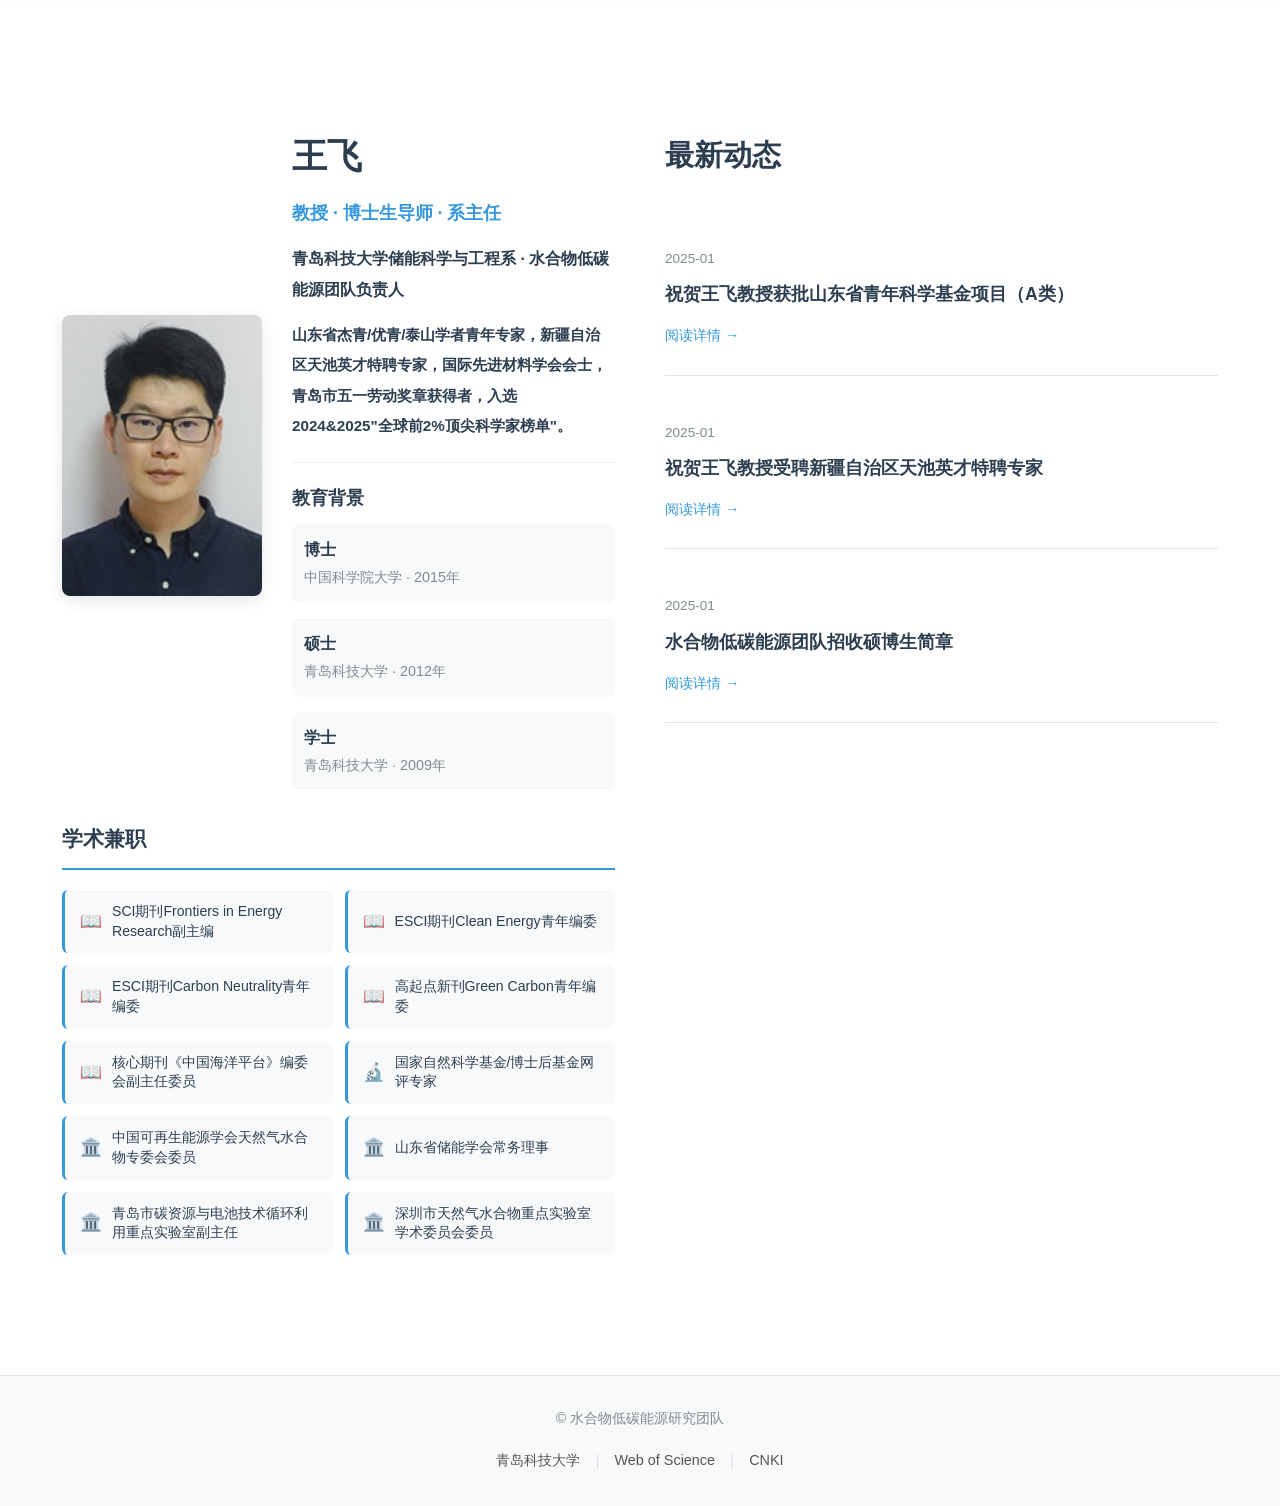
<file: index.html>
<!DOCTYPE html>
<html lang="zh-CN">
<head>
    <meta charset="UTF-8">
    <meta name="viewport" content="width=device-width, initial-scale=1.0">
    <title>王飞教授课题组 - 水合物低碳能源研究团队</title>
    <link rel="stylesheet" href="css/style.css">
    <link rel="stylesheet" href="https://cdnjs.cloudflare.com/ajax/libs/font-awesome/6.4.0/css/all.min.css">
</head>
<body>
    <!-- 导航栏 -->
    <nav class="navbar">
        <div class="container">
            <ul class="nav-menu nav-menu-centered">
                <li><a href="index.html" class="active">首页</a></li>
                <li><a href="team.html">团队成员</a></li>
                <li><a href="research.html">研究方向</a></li>
                <li><a href="publications.html">科研成果</a></li>
                <li><a href="/management" target="_blank">内部管理</a></li>
                <li><a href="contact.html">联系我们</a></li>
            </ul>
            <div class="hamburger">
                <span></span>
                <span></span>
                <span></span>
            </div>
        </div>
    </nav>

    <!-- 主内容区：导师简介 + 最新动态 -->
    <section class="section main-content-section">
        <div class="container">
            <div class="main-grid">
                <!-- 左侧：导师简介 -->
                <div class="leader-column">
                    <div class="about-content-vertical">
                        <div class="about-image">
                            <img src="images/prof-wang.jpg" alt="王飞教授">
                        </div>
                        <div class="about-text-compact">
                            <h3>王飞</h3>
                            <p class="position">教授 · 博士生导师 · 系主任</p>
                            <p class="affiliation">青岛科技大学储能科学与工程系 · 水合物低碳能源团队负责人</p>
                            
                            <div class="honors-text">
                                <p>
                                    山东省杰青/优青/泰山学者青年专家，新疆自治区天池英才特聘专家，国际先进材料学会会士，青岛市五一劳动奖章获得者，入选2024&2025"全球前2%顶尖科学家榜单"。
                                </p>
                            </div>
                            
                            <!-- 教育背景 -->
                            <div class="education-text" style="margin-top: 20px; padding-top: 20px; border-top: 1px solid #eee;">
                                <h4 style="color: var(--primary-color); margin-bottom: 10px; font-size: 1.1rem;">教育背景</h4>
                                <div style="display: grid; grid-template-columns: repeat(auto-fit, minmax(200px, 1fr)); gap: 15px;">
                                    <div style="background: #f8f9fa; padding: 12px; border-radius: 8px;">
                                        <div style="font-weight: 600; color: var(--text-dark);">博士</div>
                                        <div style="color: var(--text-light); font-size: 0.9rem;">中国科学院大学 · 2015年</div>
                                    </div>
                                    <div style="background: #f8f9fa; padding: 12px; border-radius: 8px;">
                                        <div style="font-weight: 600; color: var(--text-dark);">硕士</div>
                                        <div style="color: var(--text-light); font-size: 0.9rem;">青岛科技大学 · 2012年</div>
                                    </div>
                                    <div style="background: #f8f9fa; padding: 12px; border-radius: 8px;">
                                        <div style="font-weight: 600; color: var(--text-dark);">学士</div>
                                        <div style="color: var(--text-light); font-size: 0.9rem;">青岛科技大学 · 2009年</div>
                                    </div>
                                </div>
                            </div>
                        </div>
                    </div>
                    
                    <!-- 学术兼职横跨整个宽度 -->
                    <div class="academic-positions-full">
                        <h4 class="positions-title-full">学术兼职</h4>
                        <div class="positions-grid-full">
                            <div class="position-item-full">
                                <span class="position-icon">📖</span>
                                <span class="position-text">SCI期刊Frontiers in Energy Research副主编</span>
                            </div>
                            <div class="position-item-full">
                                <span class="position-icon">📖</span>
                                <span class="position-text">ESCI期刊Clean Energy青年编委</span>
                            </div>
                            <div class="position-item-full">
                                <span class="position-icon">📖</span>
                                <span class="position-text">ESCI期刊Carbon Neutrality青年编委</span>
                            </div>
                            <div class="position-item-full">
                                <span class="position-icon">📖</span>
                                <span class="position-text">高起点新刊Green Carbon青年编委</span>
                            </div>
                            <div class="position-item-full">
                                <span class="position-icon">📖</span>
                                <span class="position-text">核心期刊《中国海洋平台》编委会副主任委员</span>
                            </div>
                            <div class="position-item-full">
                                <span class="position-icon">🔬</span>
                                <span class="position-text">国家自然科学基金/博士后基金网评专家</span>
                            </div>
                            <div class="position-item-full">
                                <span class="position-icon">🏛️</span>
                                <span class="position-text">中国可再生能源学会天然气水合物专委会委员</span>
                            </div>
                            <div class="position-item-full">
                                <span class="position-icon">🏛️</span>
                                <span class="position-text">山东省储能学会常务理事</span>
                            </div>
                            <div class="position-item-full">
                                <span class="position-icon">🏛️</span>
                                <span class="position-text">青岛市碳资源与电池技术循环利用重点实验室副主任</span>
                            </div>
                            <div class="position-item-full">
                                <span class="position-icon">🏛️</span>
                                <span class="position-text">深圳市天然气水合物重点实验室学术委员会委员</span>
                            </div>
                        </div>
                    </div>
                </div>
                
                <!-- 右侧：最新动态 -->
                <div class="news-column">
                    <div class="section-header">
                        <h2>最新动态</h2>
                        <div class="section-divider"></div>
                    </div>
                    
                    <div class="news-grid-vertical">
                        <div class="news-card">
                            <div class="news-date">2025-01</div>
                            <h3>祝贺王飞教授获批山东省青年科学基金项目（A类）</h3>
                            <a href="news-shandong-fund.html" class="news-link">阅读详情 →</a>
                        </div>
                        
                        <div class="news-card">
                            <div class="news-date">2025-01</div>
                            <h3>祝贺王飞教授受聘新疆自治区天池英才特聘专家</h3>
                            <a href="news-tianchi.html" class="news-link">阅读详情 →</a>
                        </div>
                        
                        <div class="news-card">
                            <div class="news-date">2025-01</div>
                            <h3>水合物低碳能源团队招收硕博生简章</h3>
                            <a href="news-recruitment.html" class="news-link">阅读详情 →</a>
                        </div>
                    </div>
                </div>
            </div>
        </div>
    </section>

    <!-- 简洁页脚 -->
    <footer class="footer-minimal">
        <div class="container">
            <div class="footer-content-minimal">
                <p class="copyright">© 水合物低碳能源研究团队</p>
                <div class="footer-links">
                    <a href="https://www.qust.edu.cn" target="_blank">青岛科技大学</a>
                    <span>|</span>
                    <a href="https://www.webofscience.com" target="_blank">Web of Science</a>
                    <span>|</span>
                    <a href="https://www.cnki.net" target="_blank">CNKI</a>
                </div>
            </div>
        </div>
    </footer>

    <script src="js/main.js"></script>
</body>
</html>
</file>
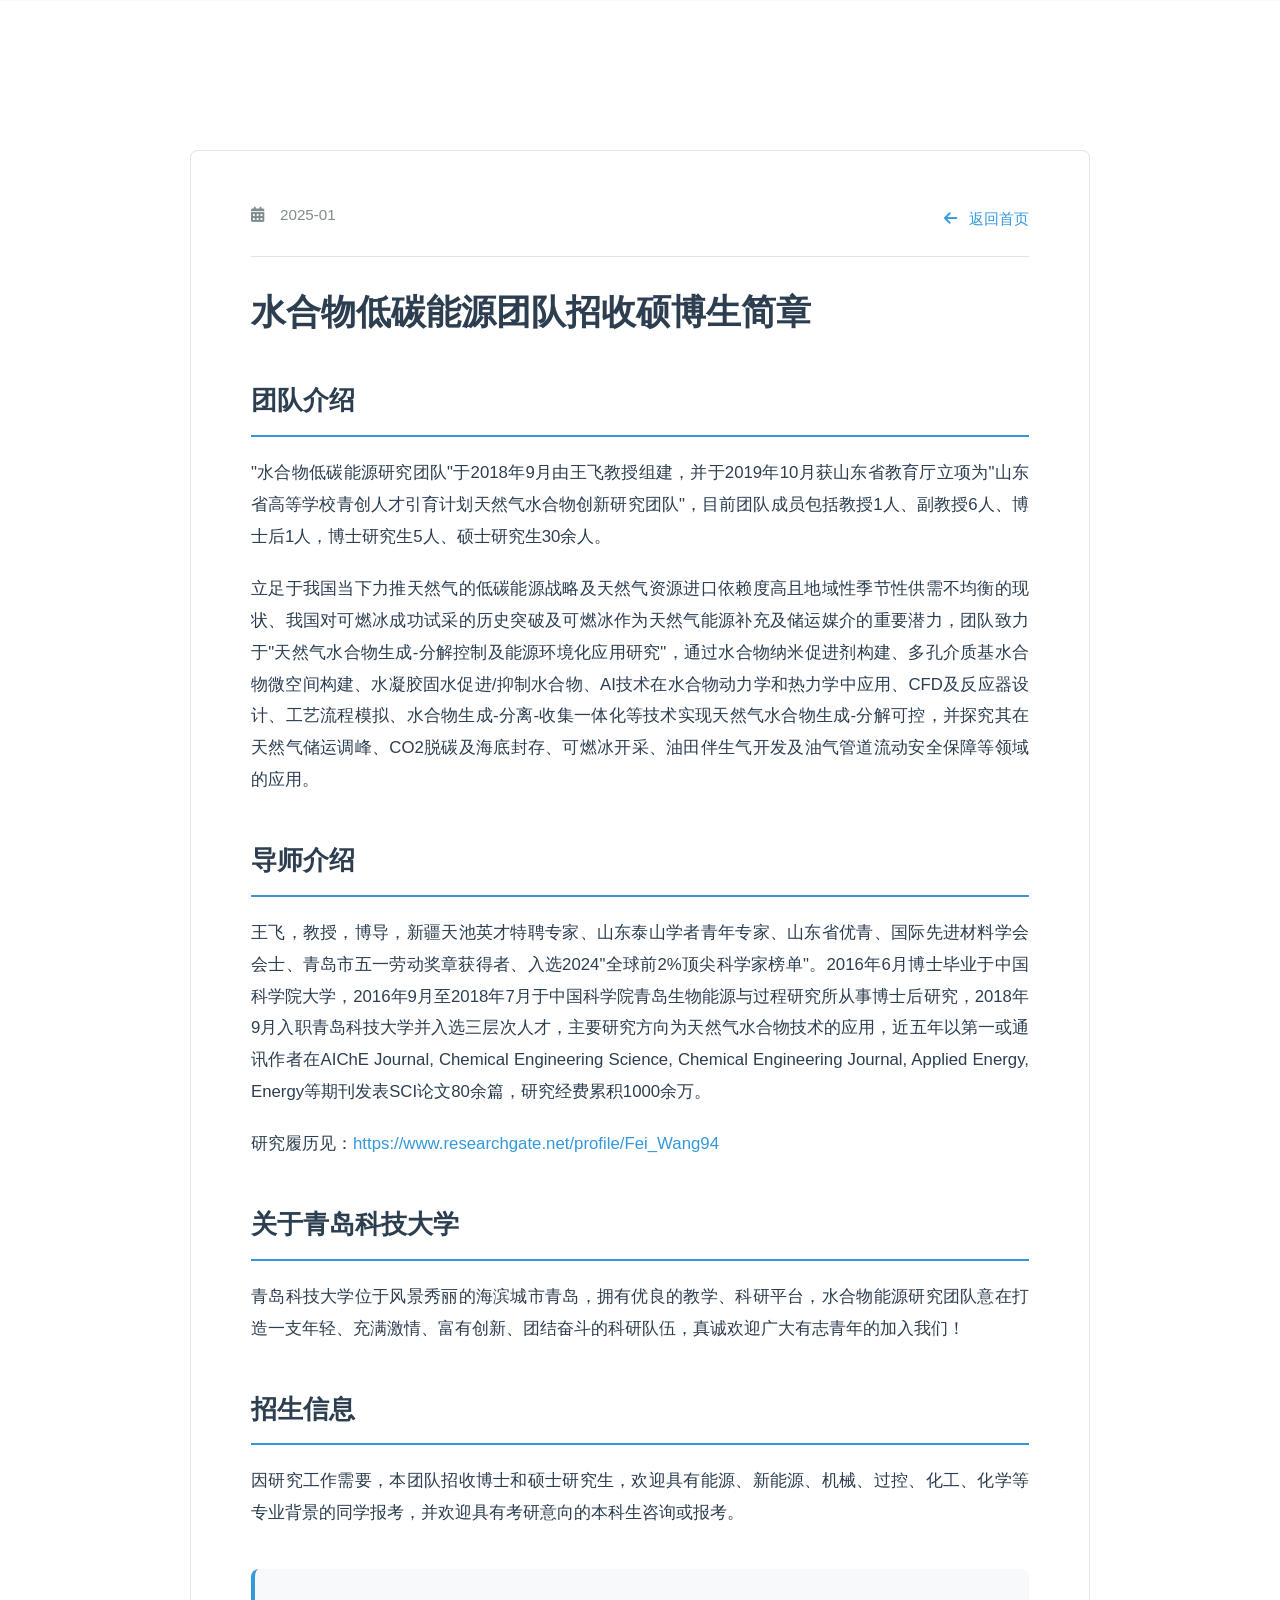
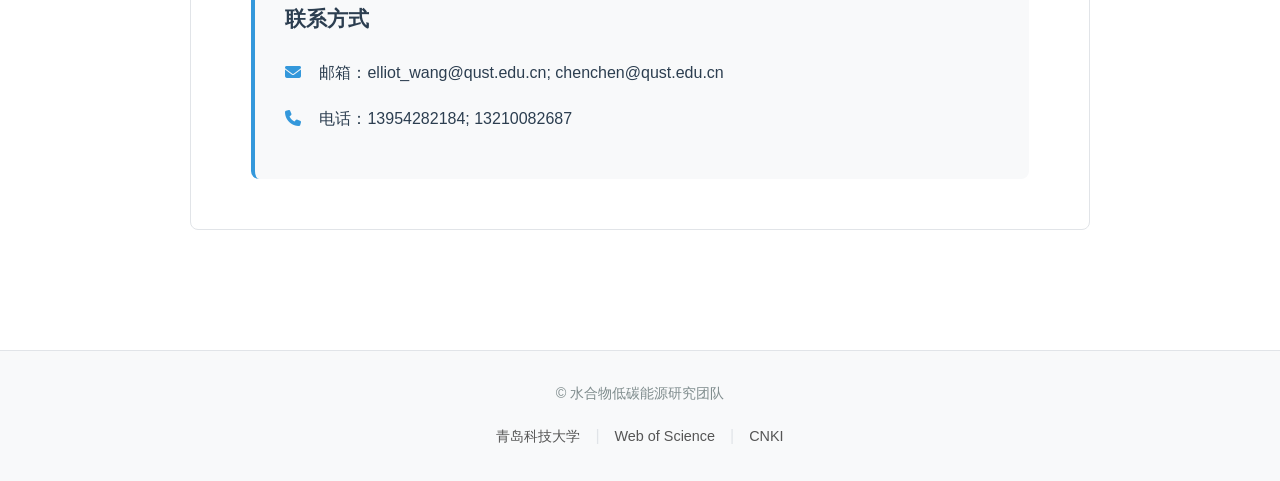
<file: news-recruitment.html>
<!DOCTYPE html>
<html lang="zh-CN">
<head>
    <meta charset="UTF-8">
    <meta name="viewport" content="width=device-width, initial-scale=1.0">
    <title>水合物低碳能源团队招收硕博生简章 - 王飞教授课题组</title>
    <link rel="stylesheet" href="css/style.css">
    <link rel="stylesheet" href="css/news.css">
    <link rel="stylesheet" href="https://cdnjs.cloudflare.com/ajax/libs/font-awesome/6.4.0/css/all.min.css">
</head>
<body>
    <!-- 导航栏 -->
    <nav class="navbar">
        <div class="container">
            <ul class="nav-menu nav-menu-centered">
                <li><a href="index.html">首页</a></li>
                <li><a href="team.html">团队成员</a></li>
                <li><a href="research.html">研究方向</a></li>
                <li><a href="publications.html">科研成果</a></li>
                <li><a href="/management" target="_blank">内部管理</a></li>
                <li><a href="contact.html">联系我们</a></li>
            </ul>
            <div class="hamburger">
                <span></span>
                <span></span>
                <span></span>
            </div>
        </div>
    </nav>

    <!-- 新闻详情 -->
    <section class="news-detail-section">
        <div class="container">
            <div class="news-detail-content">
                <div class="news-meta">
                    <span class="news-date"><i class="fas fa-calendar-alt"></i> 2025-01</span>
                    <a href="index.html" class="back-link"><i class="fas fa-arrow-left"></i> 返回首页</a>
                </div>
                
                <h1 class="news-title">水合物低碳能源团队招收硕博生简章</h1>
                
                <div class="news-content">
                    <h2>团队介绍</h2>
                    <p>"水合物低碳能源研究团队"于2018年9月由王飞教授组建，并于2019年10月获山东省教育厅立项为"山东省高等学校青创人才引育计划天然气水合物创新研究团队"，目前团队成员包括教授1人、副教授6人、博士后1人，博士研究生5人、硕士研究生30余人。</p>
                    
                    <p>立足于我国当下力推天然气的低碳能源战略及天然气资源进口依赖度高且地域性季节性供需不均衡的现状、我国对可燃冰成功试采的历史突破及可燃冰作为天然气能源补充及储运媒介的重要潜力，团队致力于"天然气水合物生成-分解控制及能源环境化应用研究"，通过水合物纳米促进剂构建、多孔介质基水合物微空间构建、水凝胶固水促进/抑制水合物、AI技术在水合物动力学和热力学中应用、CFD及反应器设计、工艺流程模拟、水合物生成-分离-收集一体化等技术实现天然气水合物生成-分解可控，并探究其在天然气储运调峰、CO2脱碳及海底封存、可燃冰开采、油田伴生气开发及油气管道流动安全保障等领域的应用。</p>
                    
                    <h2>导师介绍</h2>
                    <p>王飞，教授，博导，新疆天池英才特聘专家、山东泰山学者青年专家、山东省优青、国际先进材料学会会士、青岛市五一劳动奖章获得者、入选2024"全球前2%顶尖科学家榜单"。2016年6月博士毕业于中国科学院大学，2016年9月至2018年7月于中国科学院青岛生物能源与过程研究所从事博士后研究，2018年9月入职青岛科技大学并入选三层次人才，主要研究方向为天然气水合物技术的应用，近五年以第一或通讯作者在AIChE Journal, Chemical Engineering Science, Chemical Engineering Journal, Applied Energy, Energy等期刊发表SCI论文80余篇，研究经费累积1000余万。</p>
                    
                    <p>研究履历见：<a href="https://www.researchgate.net/profile/Fei_Wang94" target="_blank">https://www.researchgate.net/profile/Fei_Wang94</a></p>
                    
                    <h2>关于青岛科技大学</h2>
                    <p>青岛科技大学位于风景秀丽的海滨城市青岛，拥有优良的教学、科研平台，水合物能源研究团队意在打造一支年轻、充满激情、富有创新、团结奋斗的科研队伍，真诚欢迎广大有志青年的加入我们！</p>
                    
                    <h2>招生信息</h2>
                    <p>因研究工作需要，本团队招收博士和硕士研究生，欢迎具有能源、新能源、机械、过控、化工、化学等专业背景的同学报考，并欢迎具有考研意向的本科生咨询或报考。</p>
                    
                    <div class="recruitment-contact">
                        <h3>联系方式</h3>
                        <p><i class="fas fa-envelope"></i> 邮箱：elliot_wang@qust.edu.cn; chenchen@qust.edu.cn</p>
                        <p><i class="fas fa-phone"></i> 电话：13954282184; 13210082687</p>
                    </div>
                </div>
            </div>
        </div>
    </section>

    <!-- 简洁页脚 -->
    <footer class="footer-minimal">
        <div class="container">
            <div class="footer-content-minimal">
                <p class="copyright">© 水合物低碳能源研究团队</p>
                <div class="footer-links">
                    <a href="https://www.qust.edu.cn" target="_blank">青岛科技大学</a>
                    <span>|</span>
                    <a href="https://www.webofscience.com" target="_blank">Web of Science</a>
                    <span>|</span>
                    <a href="https://www.cnki.net" target="_blank">CNKI</a>
                </div>
            </div>
        </div>
    </footer>

    <script src="js/main.js"></script>
</body>
</html>
</file>
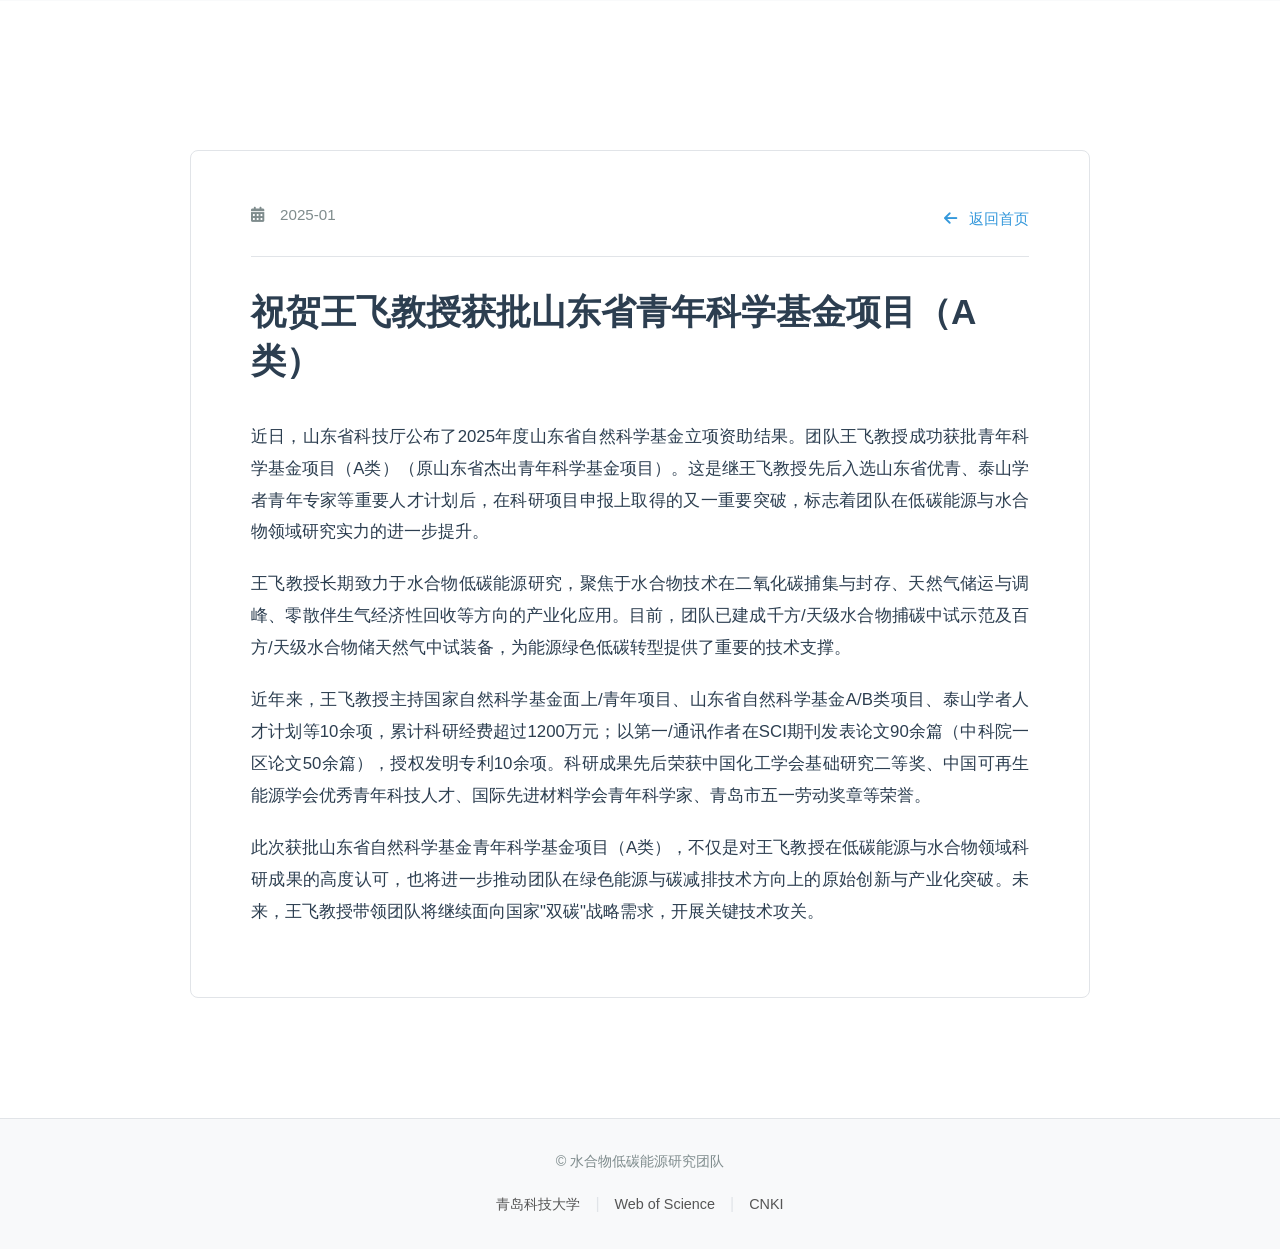
<file: news-shandong-fund.html>
<!DOCTYPE html>
<html lang="zh-CN">
<head>
    <meta charset="UTF-8">
    <meta name="viewport" content="width=device-width, initial-scale=1.0">
    <title>祝贺王飞教授获批山东省青年科学基金项目（A类） - 王飞教授课题组</title>
    <link rel="stylesheet" href="css/style.css">
    <link rel="stylesheet" href="css/news.css">
    <link rel="stylesheet" href="https://cdnjs.cloudflare.com/ajax/libs/font-awesome/6.4.0/css/all.min.css">
</head>
<body>
    <!-- 导航栏 -->
    <nav class="navbar">
        <div class="container">
            <ul class="nav-menu nav-menu-centered">
                <li><a href="index.html">首页</a></li>
                <li><a href="team.html">团队成员</a></li>
                <li><a href="research.html">研究方向</a></li>
                <li><a href="publications.html">科研成果</a></li>
                <li><a href="/management" target="_blank">内部管理</a></li>
                <li><a href="contact.html">联系我们</a></li>
            </ul>
            <div class="hamburger">
                <span></span>
                <span></span>
                <span></span>
            </div>
        </div>
    </nav>

    <!-- 新闻详情 -->
    <section class="news-detail-section">
        <div class="container">
            <div class="news-detail-content">
                <div class="news-meta">
                    <span class="news-date"><i class="fas fa-calendar-alt"></i> 2025-01</span>
                    <a href="index.html" class="back-link"><i class="fas fa-arrow-left"></i> 返回首页</a>
                </div>
                
                <h1 class="news-title">祝贺王飞教授获批山东省青年科学基金项目（A类）</h1>
                
                <div class="news-content">
                    <p>近日，山东省科技厅公布了2025年度山东省自然科学基金立项资助结果。团队王飞教授成功获批青年科学基金项目（A类）（原山东省杰出青年科学基金项目）。这是继王飞教授先后入选山东省优青、泰山学者青年专家等重要人才计划后，在科研项目申报上取得的又一重要突破，标志着团队在低碳能源与水合物领域研究实力的进一步提升。</p>
                    
                    <p>王飞教授长期致力于水合物低碳能源研究，聚焦于水合物技术在二氧化碳捕集与封存、天然气储运与调峰、零散伴生气经济性回收等方向的产业化应用。目前，团队已建成千方/天级水合物捕碳中试示范及百方/天级水合物储天然气中试装备，为能源绿色低碳转型提供了重要的技术支撑。</p>
                    
                    <p>近年来，王飞教授主持国家自然科学基金面上/青年项目、山东省自然科学基金A/B类项目、泰山学者人才计划等10余项，累计科研经费超过1200万元；以第一/通讯作者在SCI期刊发表论文90余篇（中科院一区论文50余篇），授权发明专利10余项。科研成果先后荣获中国化工学会基础研究二等奖、中国可再生能源学会优秀青年科技人才、国际先进材料学会青年科学家、青岛市五一劳动奖章等荣誉。</p>
                    
                    <p>此次获批山东省自然科学基金青年科学基金项目（A类），不仅是对王飞教授在低碳能源与水合物领域科研成果的高度认可，也将进一步推动团队在绿色能源与碳减排技术方向上的原始创新与产业化突破。未来，王飞教授带领团队将继续面向国家"双碳"战略需求，开展关键技术攻关。</p>
                </div>
            </div>
        </div>
    </section>

    <!-- 简洁页脚 -->
    <footer class="footer-minimal">
        <div class="container">
            <div class="footer-content-minimal">
                <p class="copyright">© 水合物低碳能源研究团队</p>
                <div class="footer-links">
                    <a href="https://www.qust.edu.cn" target="_blank">青岛科技大学</a>
                    <span>|</span>
                    <a href="https://www.webofscience.com" target="_blank">Web of Science</a>
                    <span>|</span>
                    <a href="https://www.cnki.net" target="_blank">CNKI</a>
                </div>
            </div>
        </div>
    </footer>

    <script src="js/main.js"></script>
</body>
</html>
</file>
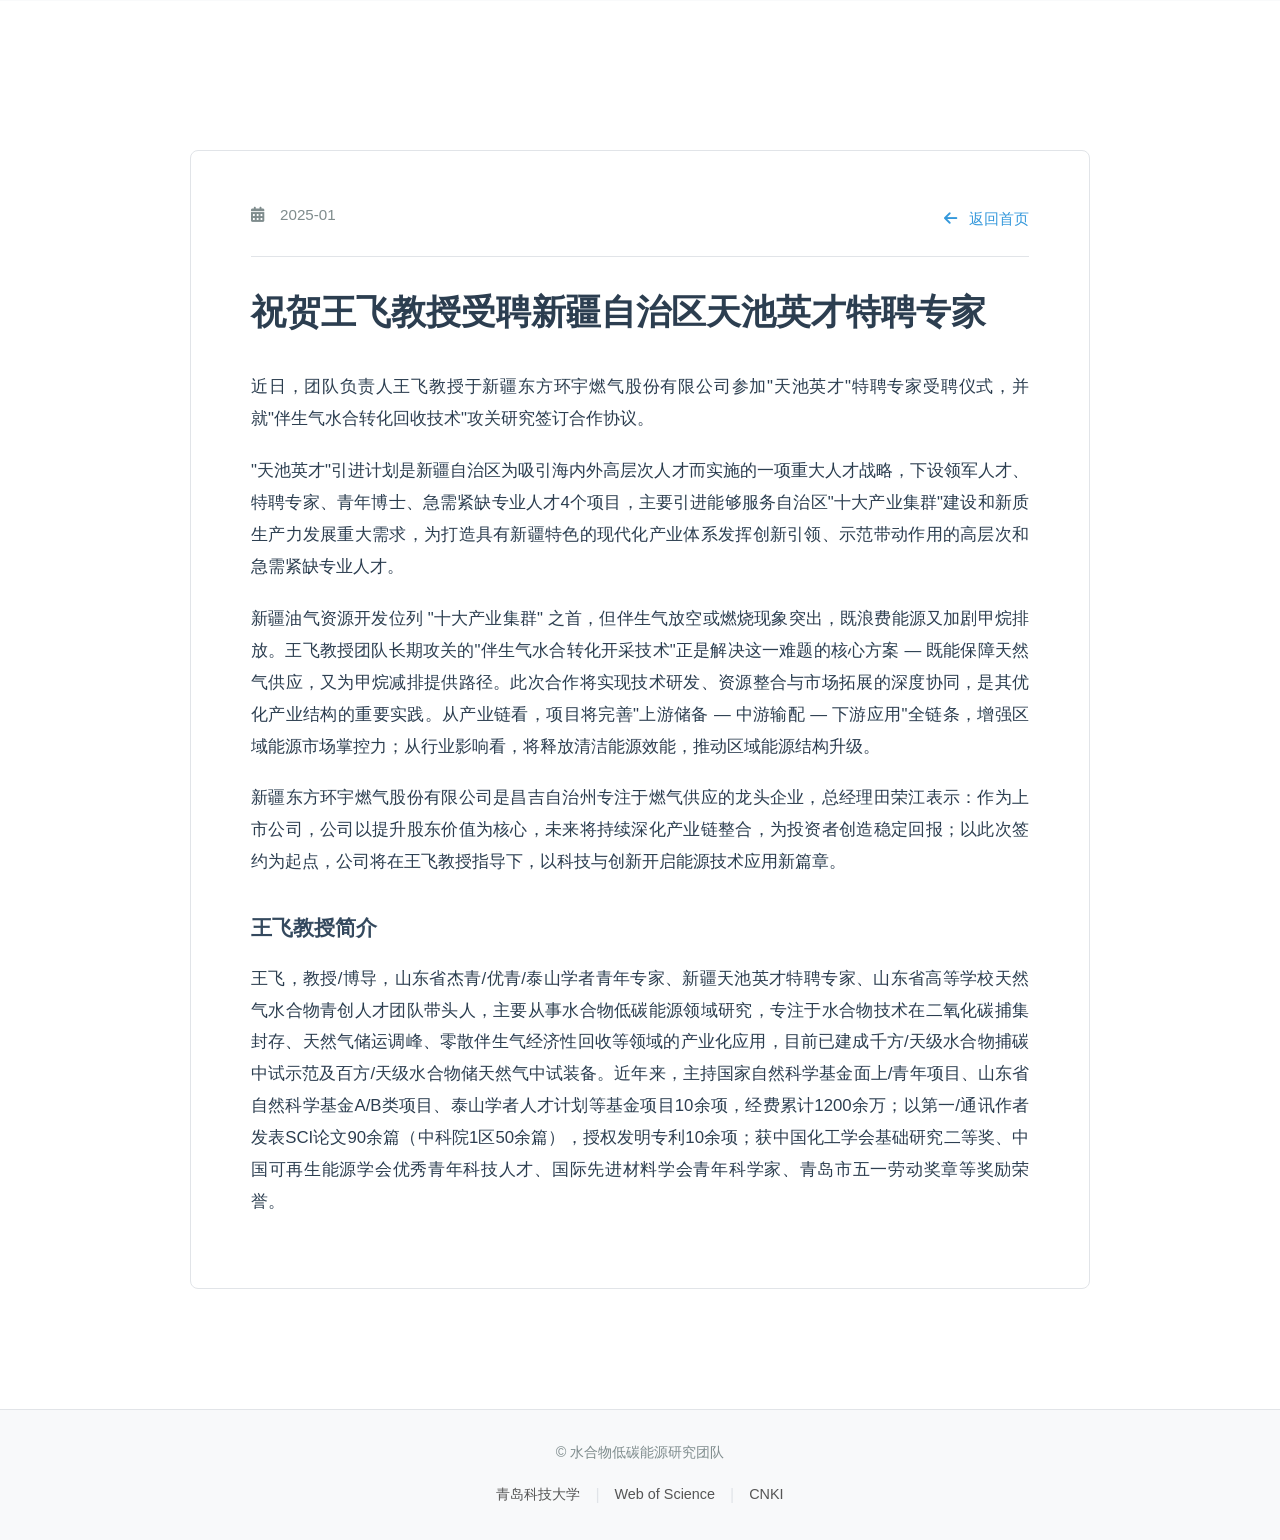
<file: news-tianchi.html>
<!DOCTYPE html>
<html lang="zh-CN">
<head>
    <meta charset="UTF-8">
    <meta name="viewport" content="width=device-width, initial-scale=1.0">
    <title>祝贺王飞教授受聘新疆自治区天池英才特聘专家 - 王飞教授课题组</title>
    <link rel="stylesheet" href="css/style.css">
    <link rel="stylesheet" href="css/news.css">
    <link rel="stylesheet" href="https://cdnjs.cloudflare.com/ajax/libs/font-awesome/6.4.0/css/all.min.css">
</head>
<body>
    <!-- 导航栏 -->
    <nav class="navbar">
        <div class="container">
            <ul class="nav-menu nav-menu-centered">
                <li><a href="index.html">首页</a></li>
                <li><a href="team.html">团队成员</a></li>
                <li><a href="research.html">研究方向</a></li>
                <li><a href="publications.html">科研成果</a></li>
                <li><a href="/management" target="_blank">内部管理</a></li>
                <li><a href="contact.html">联系我们</a></li>
            </ul>
            <div class="hamburger">
                <span></span>
                <span></span>
                <span></span>
            </div>
        </div>
    </nav>

    <!-- 新闻详情 -->
    <section class="news-detail-section">
        <div class="container">
            <div class="news-detail-content">
                <div class="news-meta">
                    <span class="news-date"><i class="fas fa-calendar-alt"></i> 2025-01</span>
                    <a href="index.html" class="back-link"><i class="fas fa-arrow-left"></i> 返回首页</a>
                </div>
                
                <h1 class="news-title">祝贺王飞教授受聘新疆自治区天池英才特聘专家</h1>
                
                <div class="news-content">
                    <p>近日，团队负责人王飞教授于新疆东方环宇燃气股份有限公司参加"天池英才"特聘专家受聘仪式，并就"伴生气水合转化回收技术"攻关研究签订合作协议。</p>
                    
                    <p>"天池英才"引进计划是新疆自治区为吸引海内外高层次人才而实施的一项重大人才战略，下设领军人才、特聘专家、青年博士、急需紧缺专业人才4个项目，主要引进能够服务自治区"十大产业集群"建设和新质生产力发展重大需求，为打造具有新疆特色的现代化产业体系发挥创新引领、示范带动作用的高层次和急需紧缺专业人才。</p>
                    
                    <p>新疆油气资源开发位列 "十大产业集群" 之首，但伴生气放空或燃烧现象突出，既浪费能源又加剧甲烷排放。王飞教授团队长期攻关的"伴生气水合转化开采技术"正是解决这一难题的核心方案 — 既能保障天然气供应，又为甲烷减排提供路径。此次合作将实现技术研发、资源整合与市场拓展的深度协同，是其优化产业结构的重要实践。从产业链看，项目将完善"上游储备 — 中游输配 — 下游应用"全链条，增强区域能源市场掌控力；从行业影响看，将释放清洁能源效能，推动区域能源结构升级。</p>
                    
                    <p>新疆东方环宇燃气股份有限公司是昌吉自治州专注于燃气供应的龙头企业，总经理田荣江表示：作为上市公司，公司以提升股东价值为核心，未来将持续深化产业链整合，为投资者创造稳定回报；以此次签约为起点，公司将在王飞教授指导下，以科技与创新开启能源技术应用新篇章。</p>
                    
                    <h3>王飞教授简介</h3>
                    <p>王飞，教授/博导，山东省杰青/优青/泰山学者青年专家、新疆天池英才特聘专家、山东省高等学校天然气水合物青创人才团队带头人，主要从事水合物低碳能源领域研究，专注于水合物技术在二氧化碳捕集封存、天然气储运调峰、零散伴生气经济性回收等领域的产业化应用，目前已建成千方/天级水合物捕碳中试示范及百方/天级水合物储天然气中试装备。近年来，主持国家自然科学基金面上/青年项目、山东省自然科学基金A/B类项目、泰山学者人才计划等基金项目10余项，经费累计1200余万；以第一/通讯作者发表SCI论文90余篇（中科院1区50余篇），授权发明专利10余项；获中国化工学会基础研究二等奖、中国可再生能源学会优秀青年科技人才、国际先进材料学会青年科学家、青岛市五一劳动奖章等奖励荣誉。</p>
                </div>
            </div>
        </div>
    </section>

    <!-- 简洁页脚 -->
    <footer class="footer-minimal">
        <div class="container">
            <div class="footer-content-minimal">
                <p class="copyright">© 水合物低碳能源研究团队</p>
                <div class="footer-links">
                    <a href="https://www.qust.edu.cn" target="_blank">青岛科技大学</a>
                    <span>|</span>
                    <a href="https://www.webofscience.com" target="_blank">Web of Science</a>
                    <span>|</span>
                    <a href="https://www.cnki.net" target="_blank">CNKI</a>
                </div>
            </div>
        </div>
    </footer>

    <script src="js/main.js"></script>
</body>
</html>
</file>
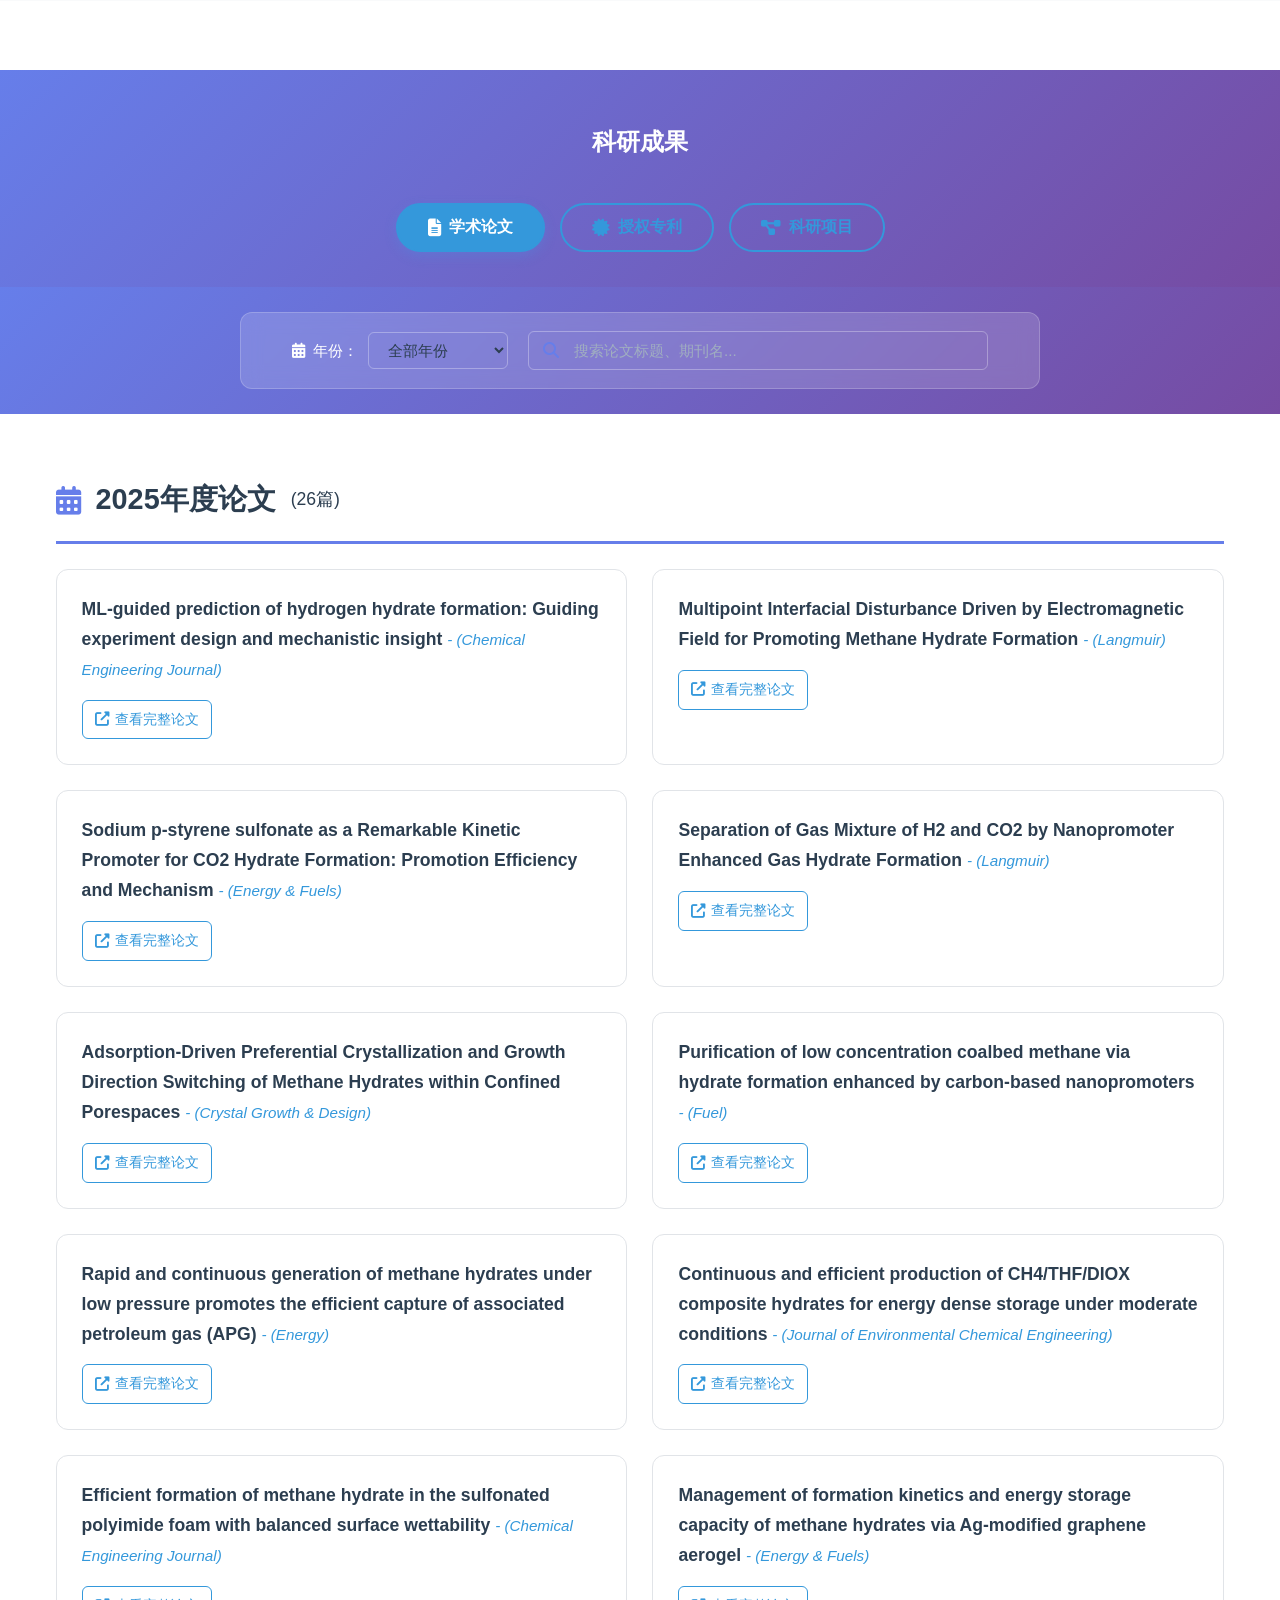
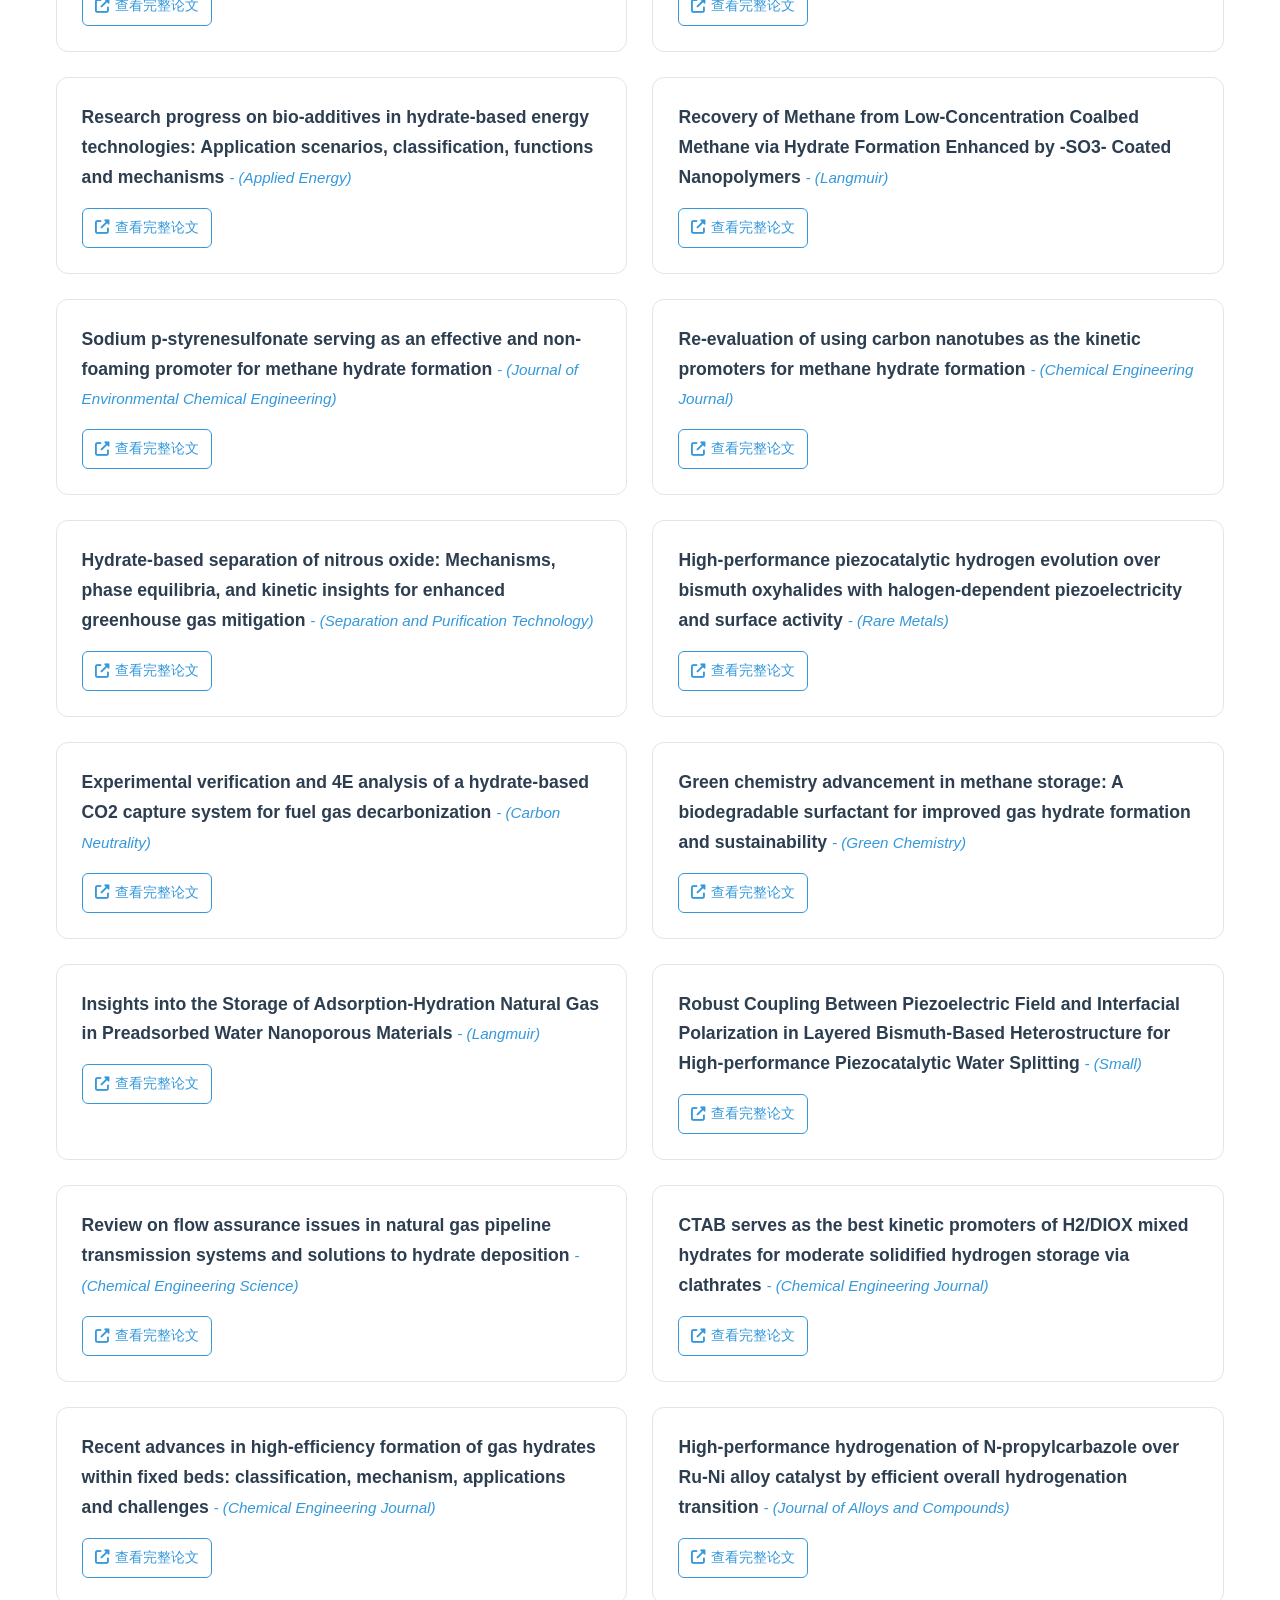
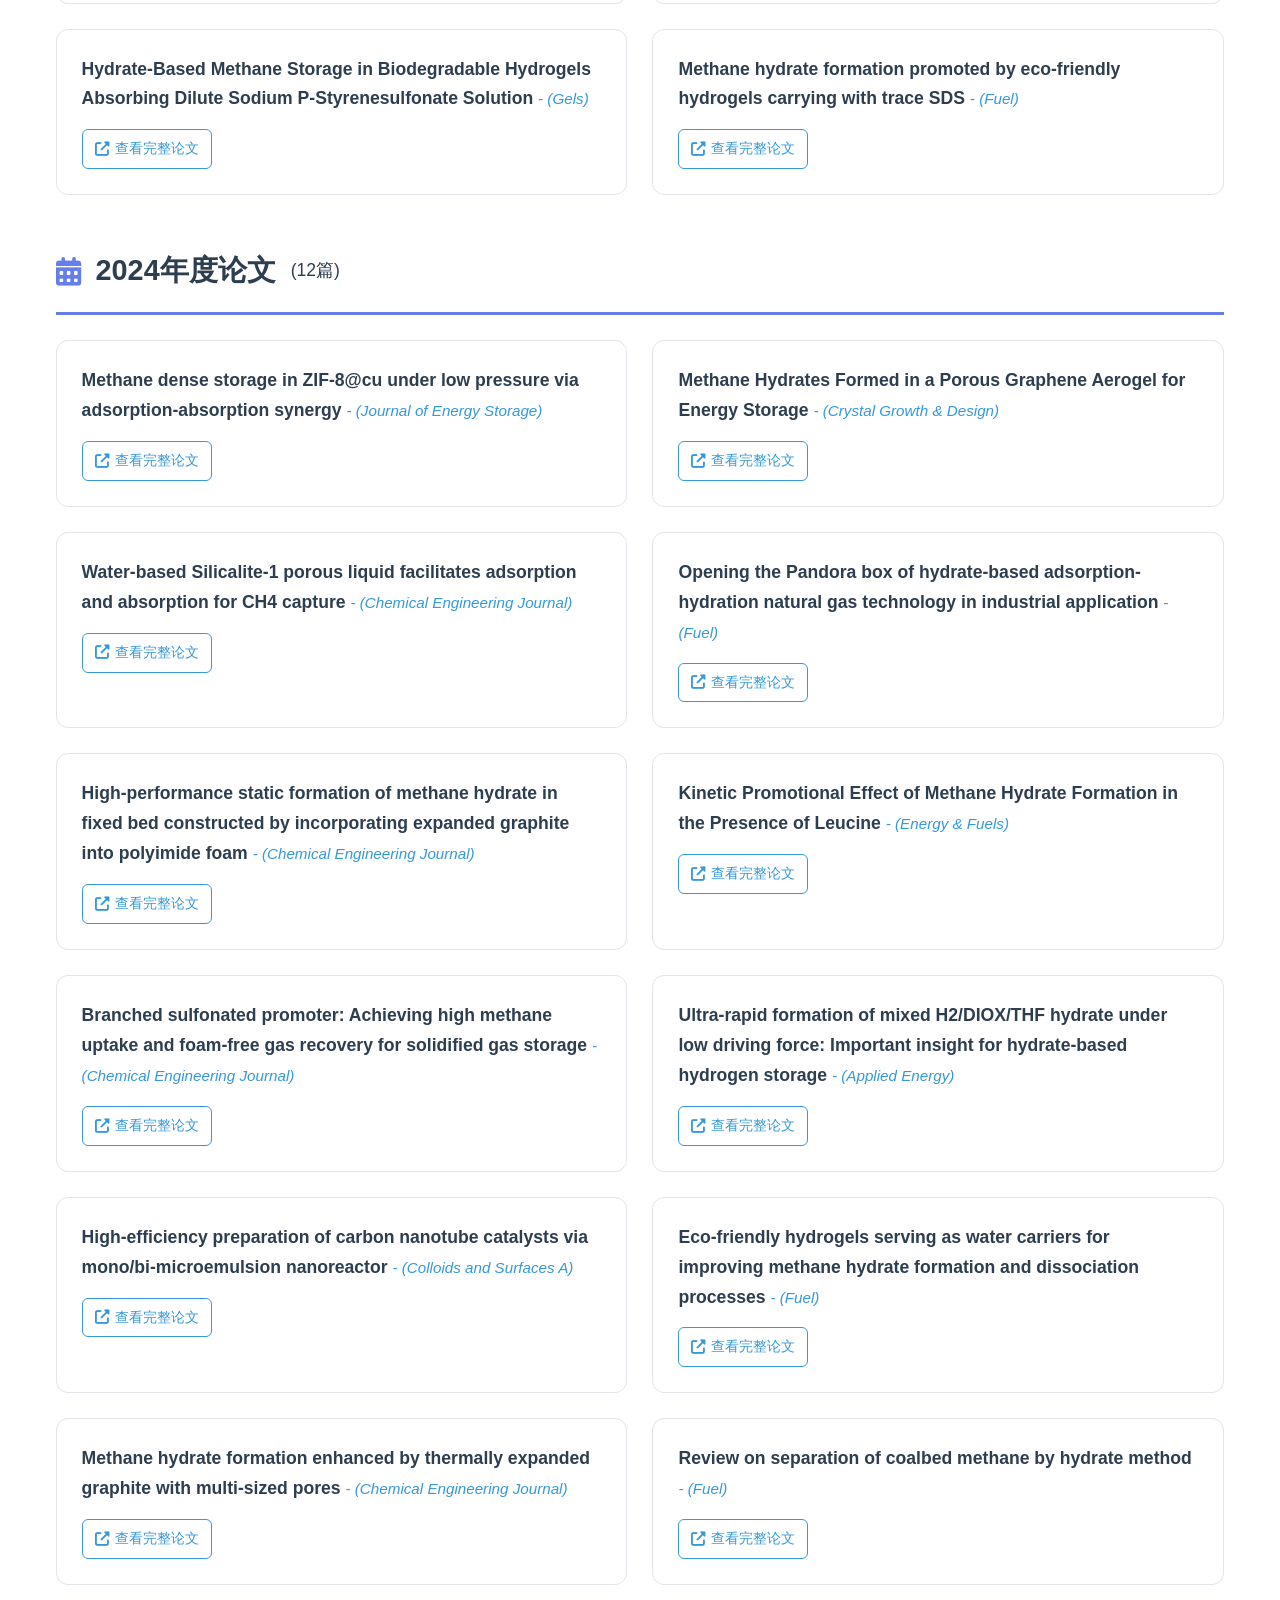
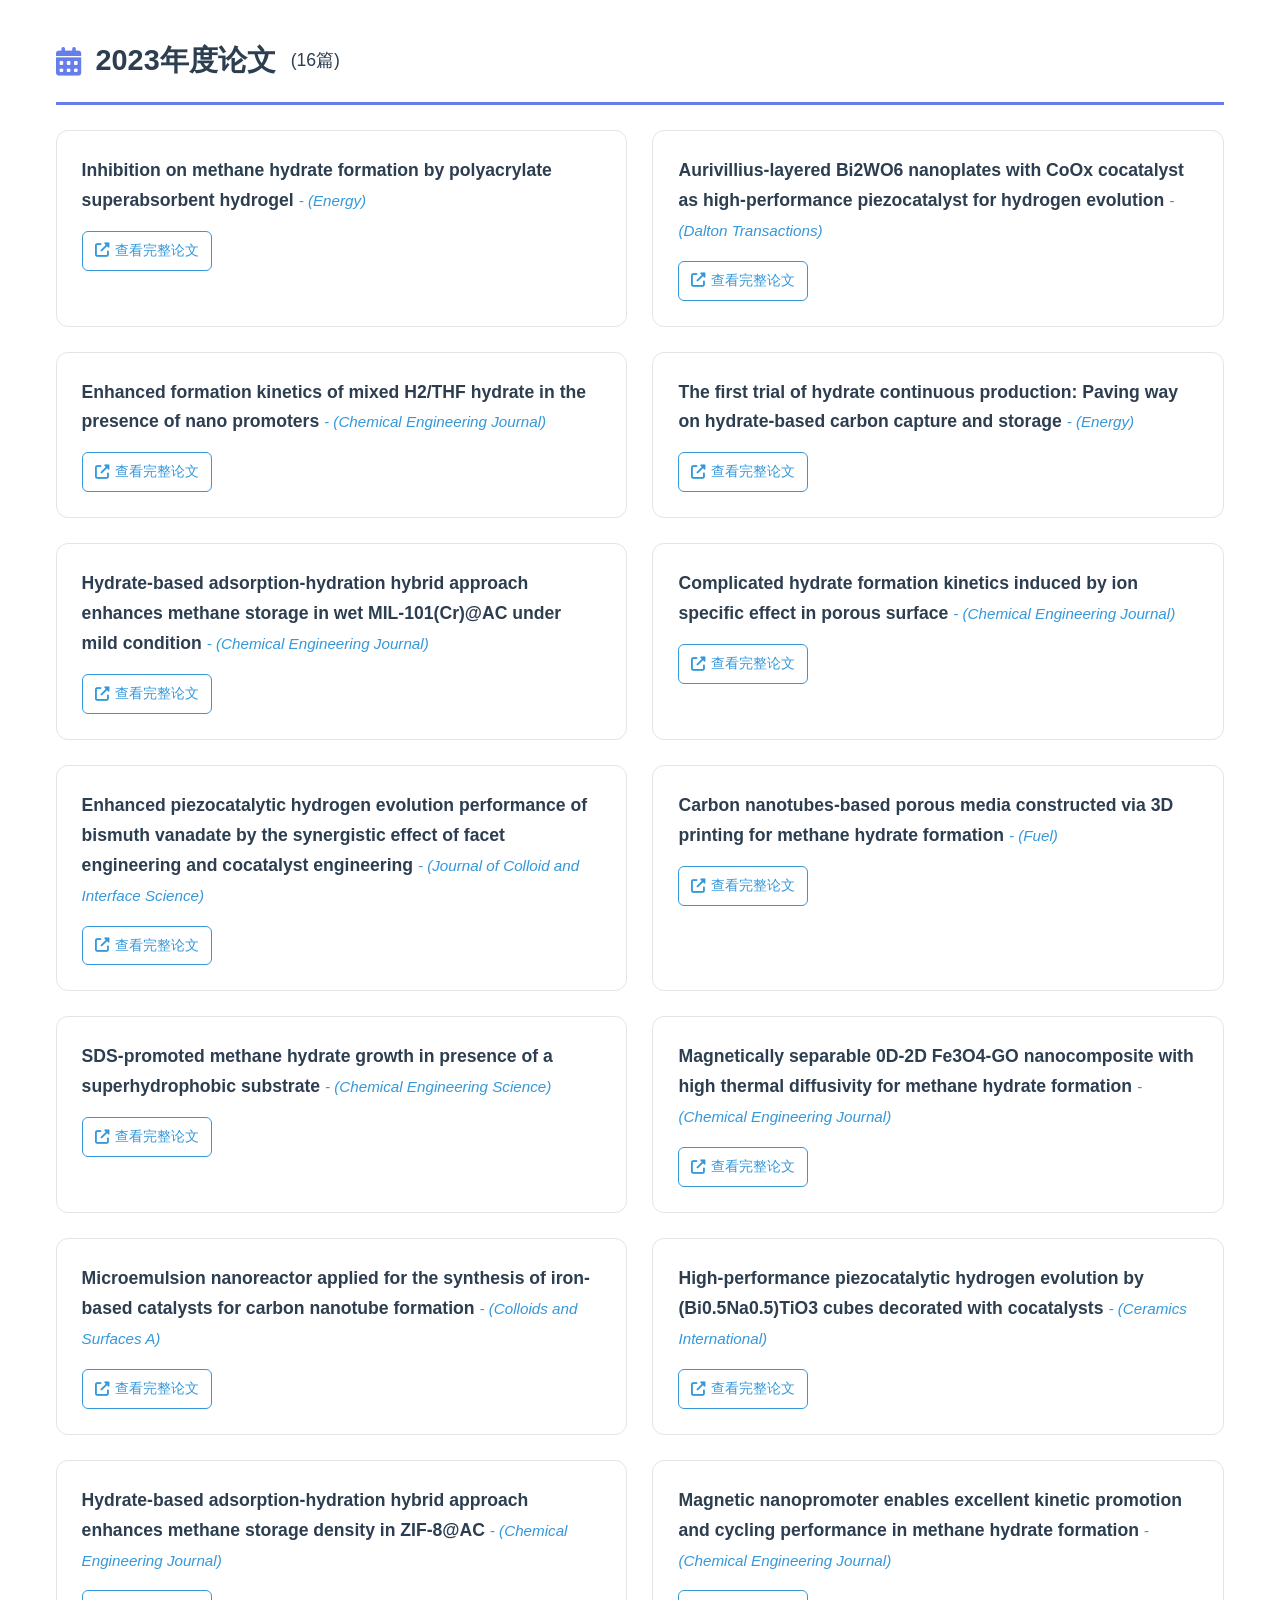
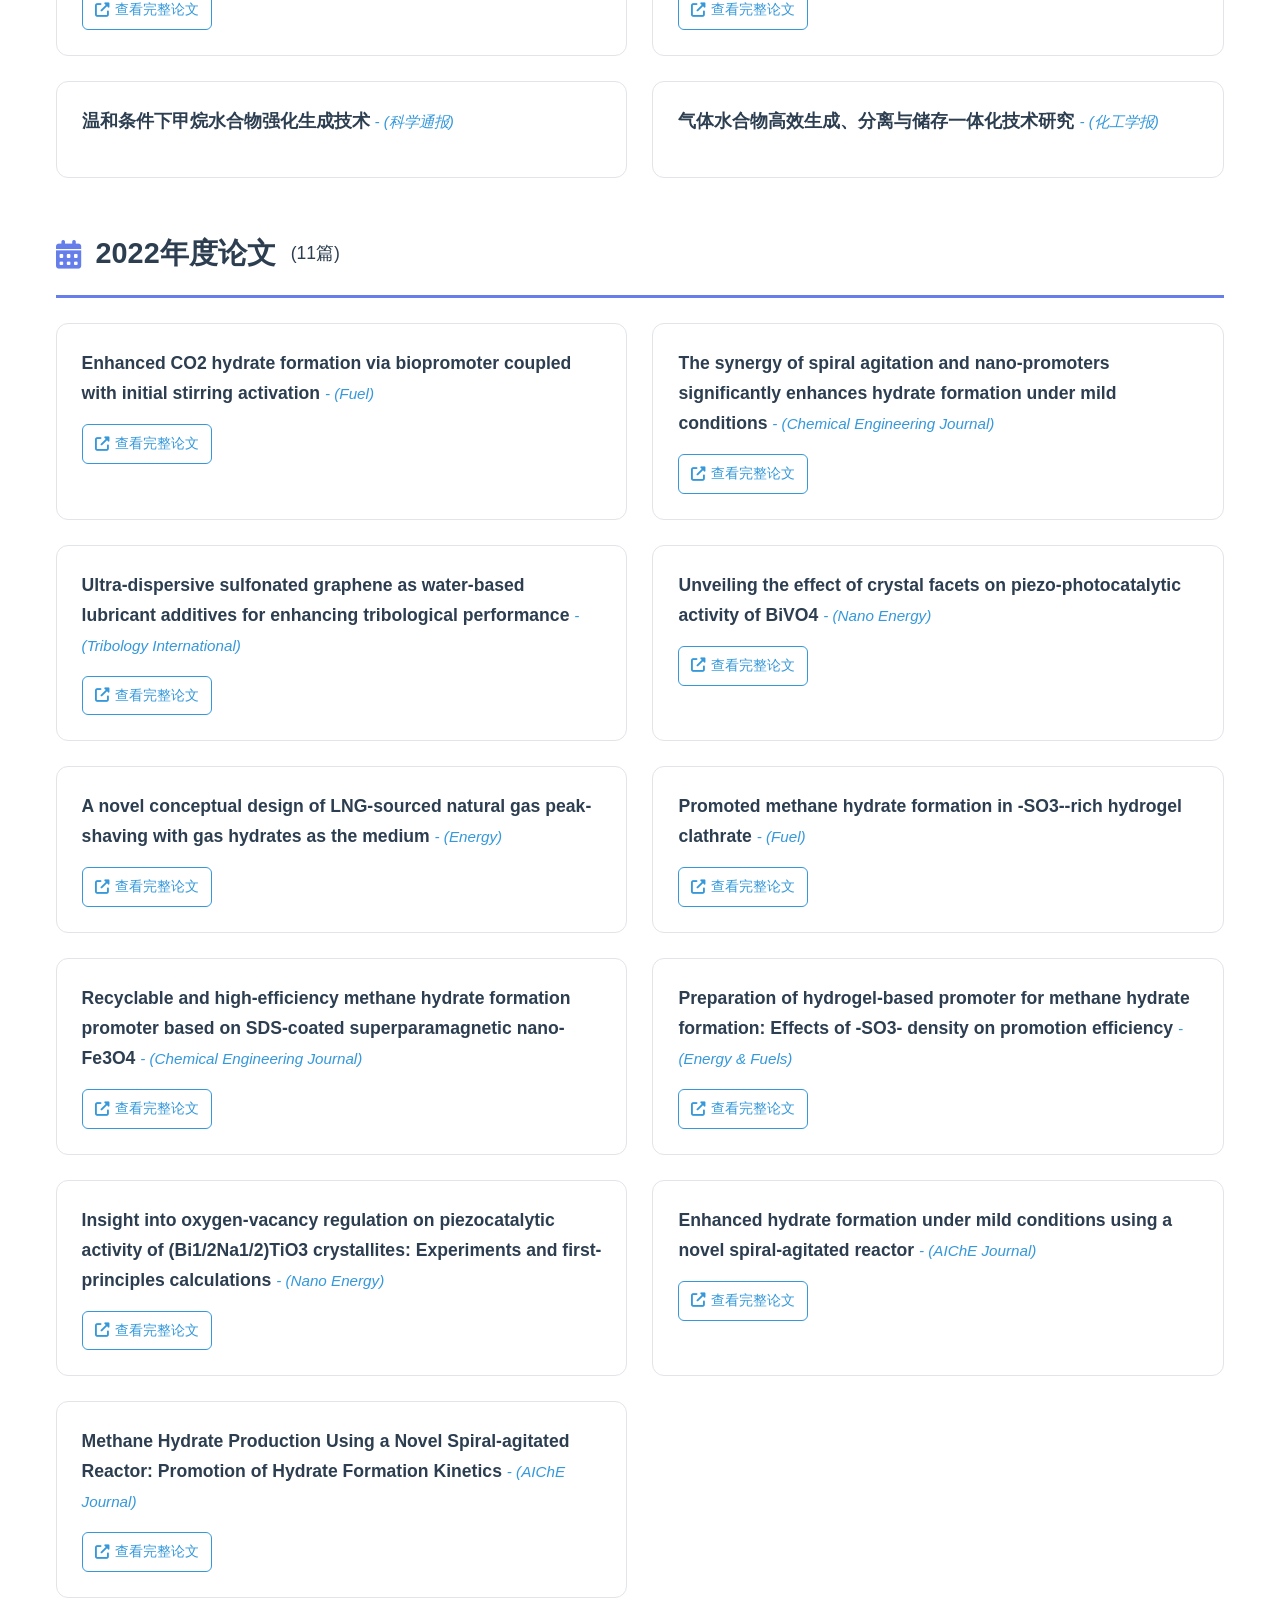
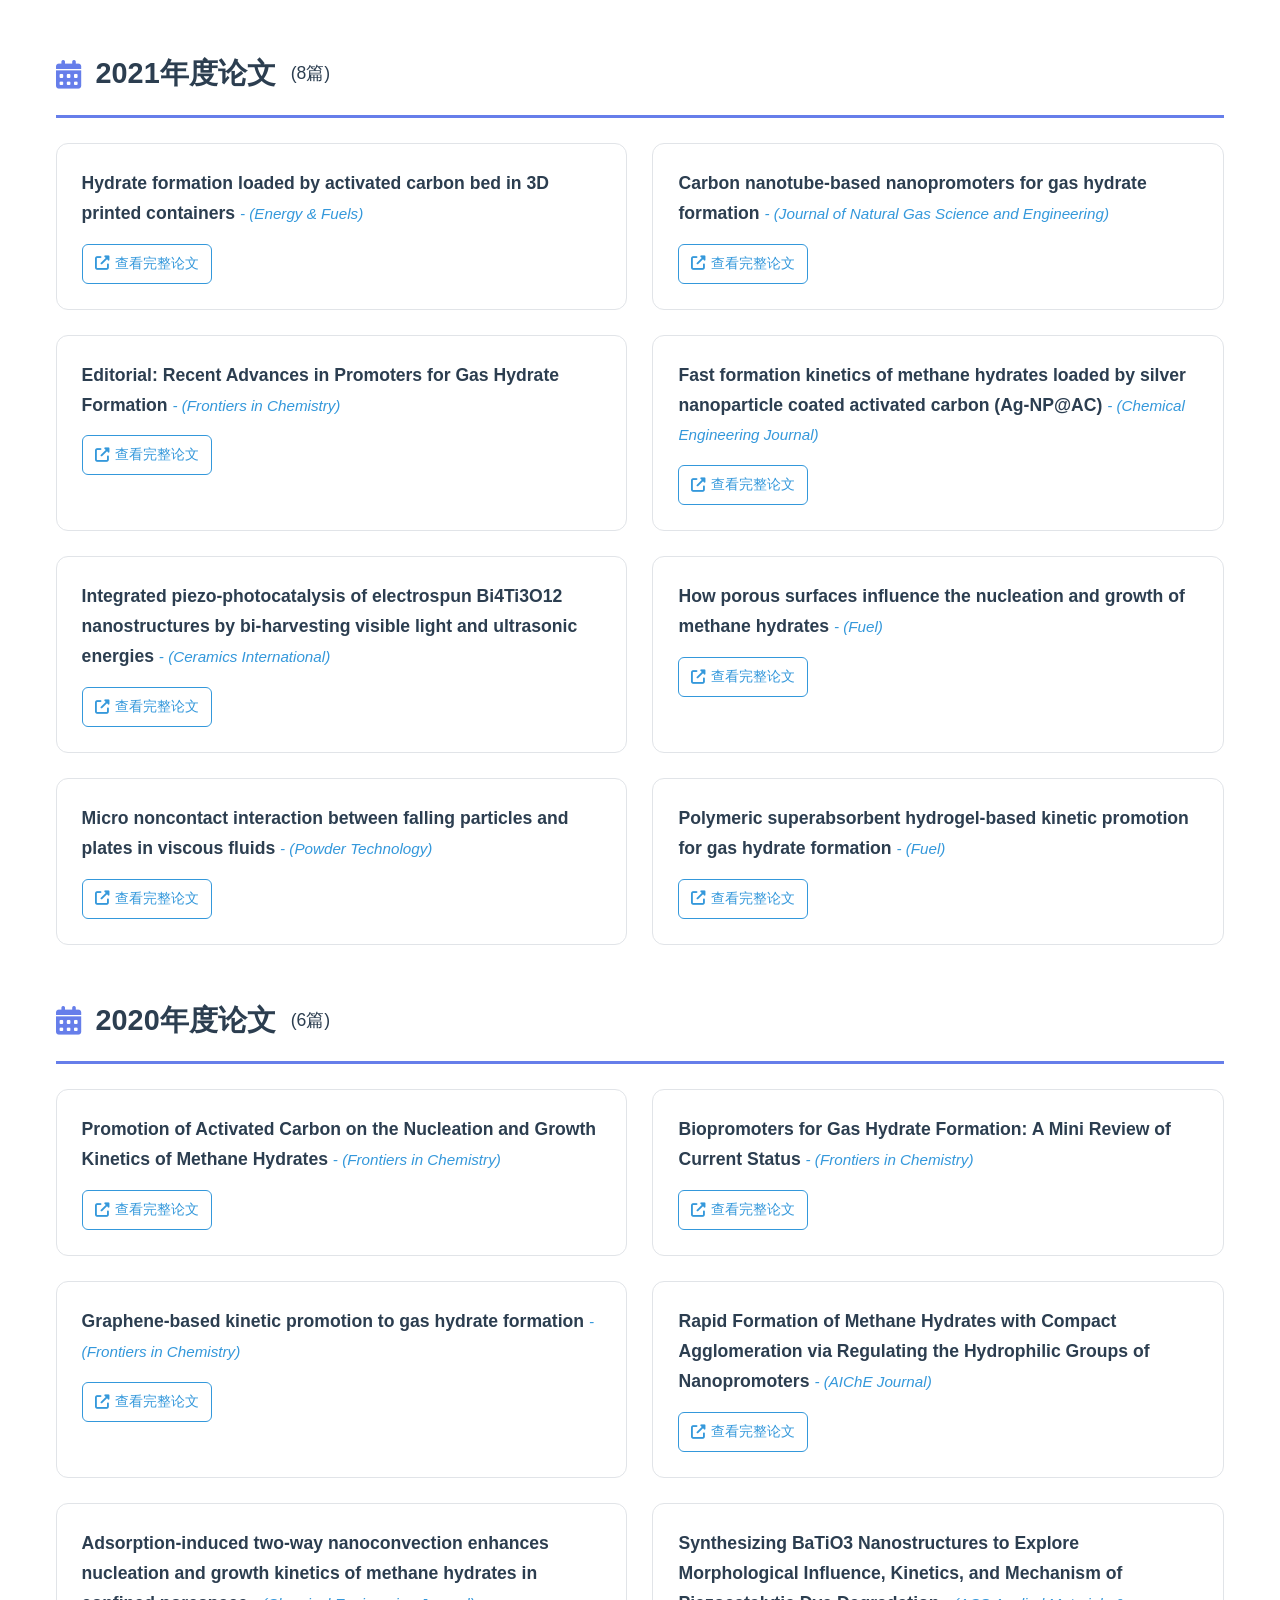
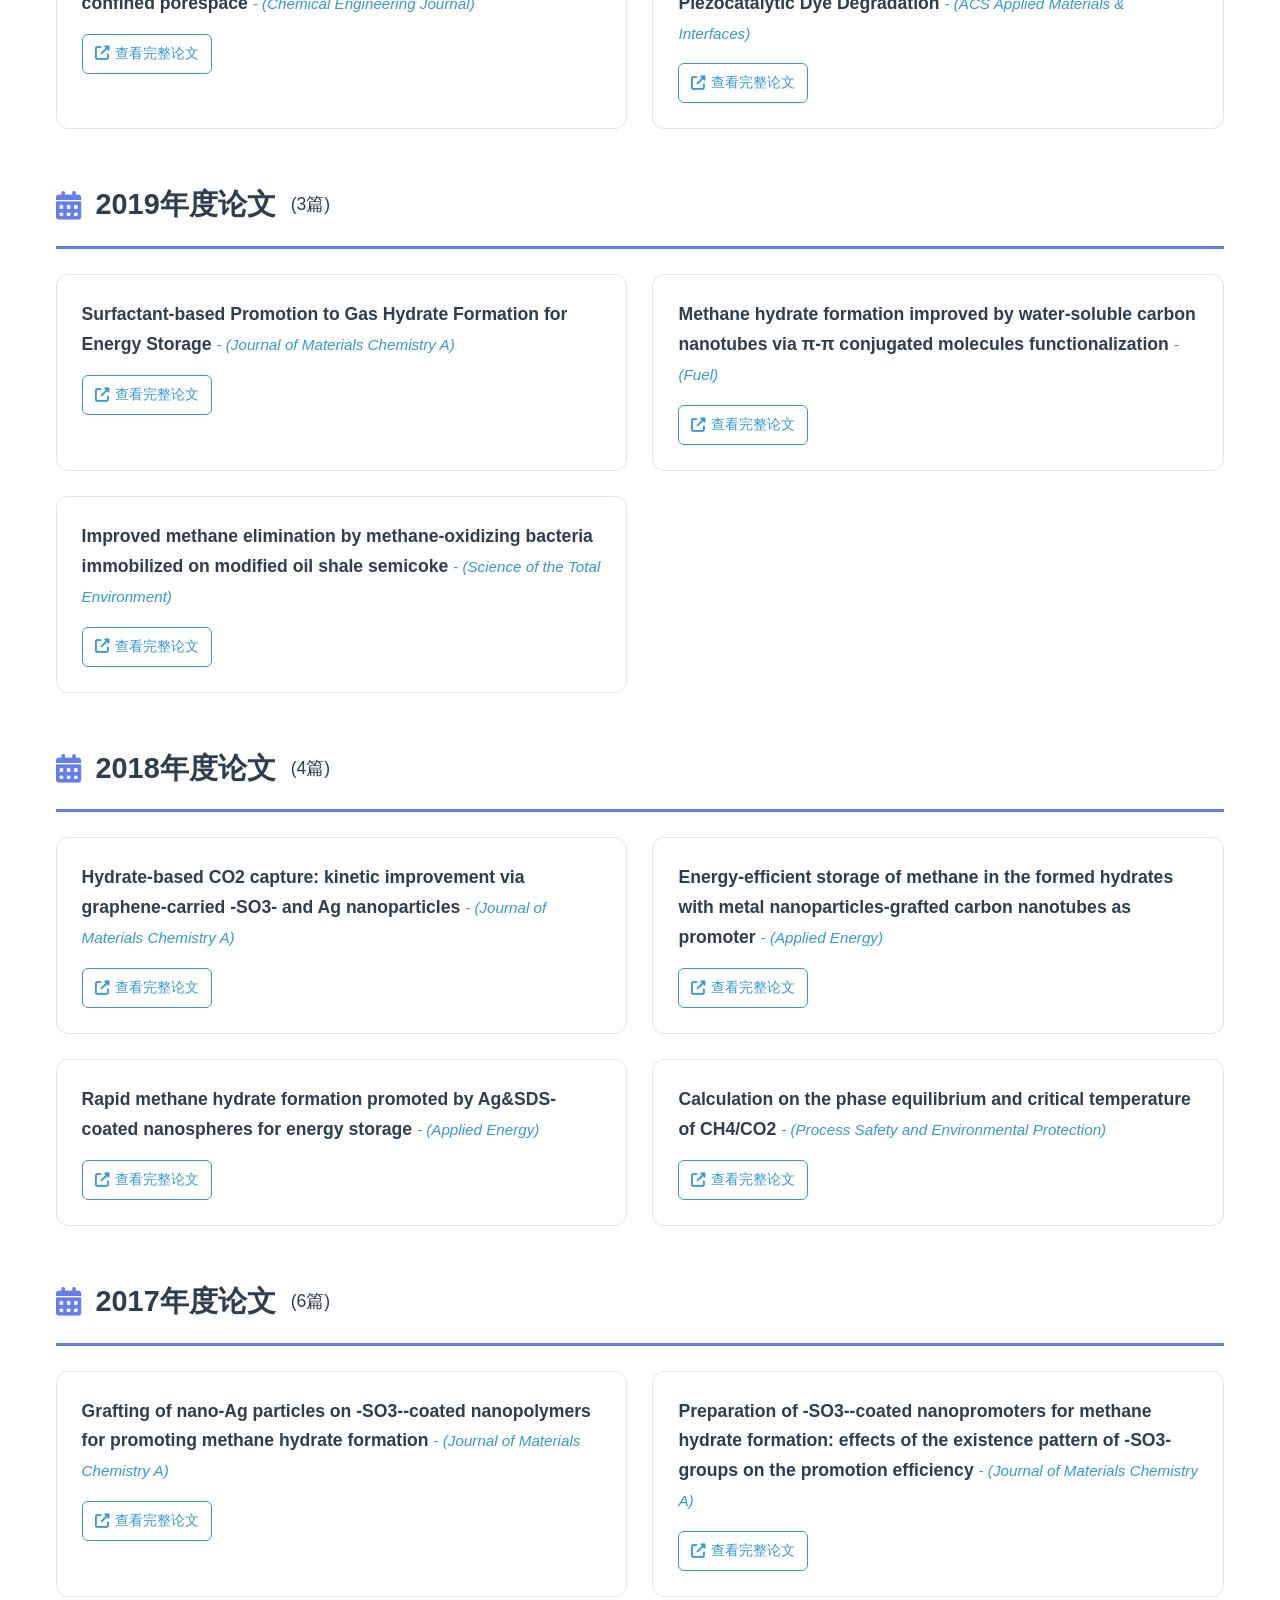
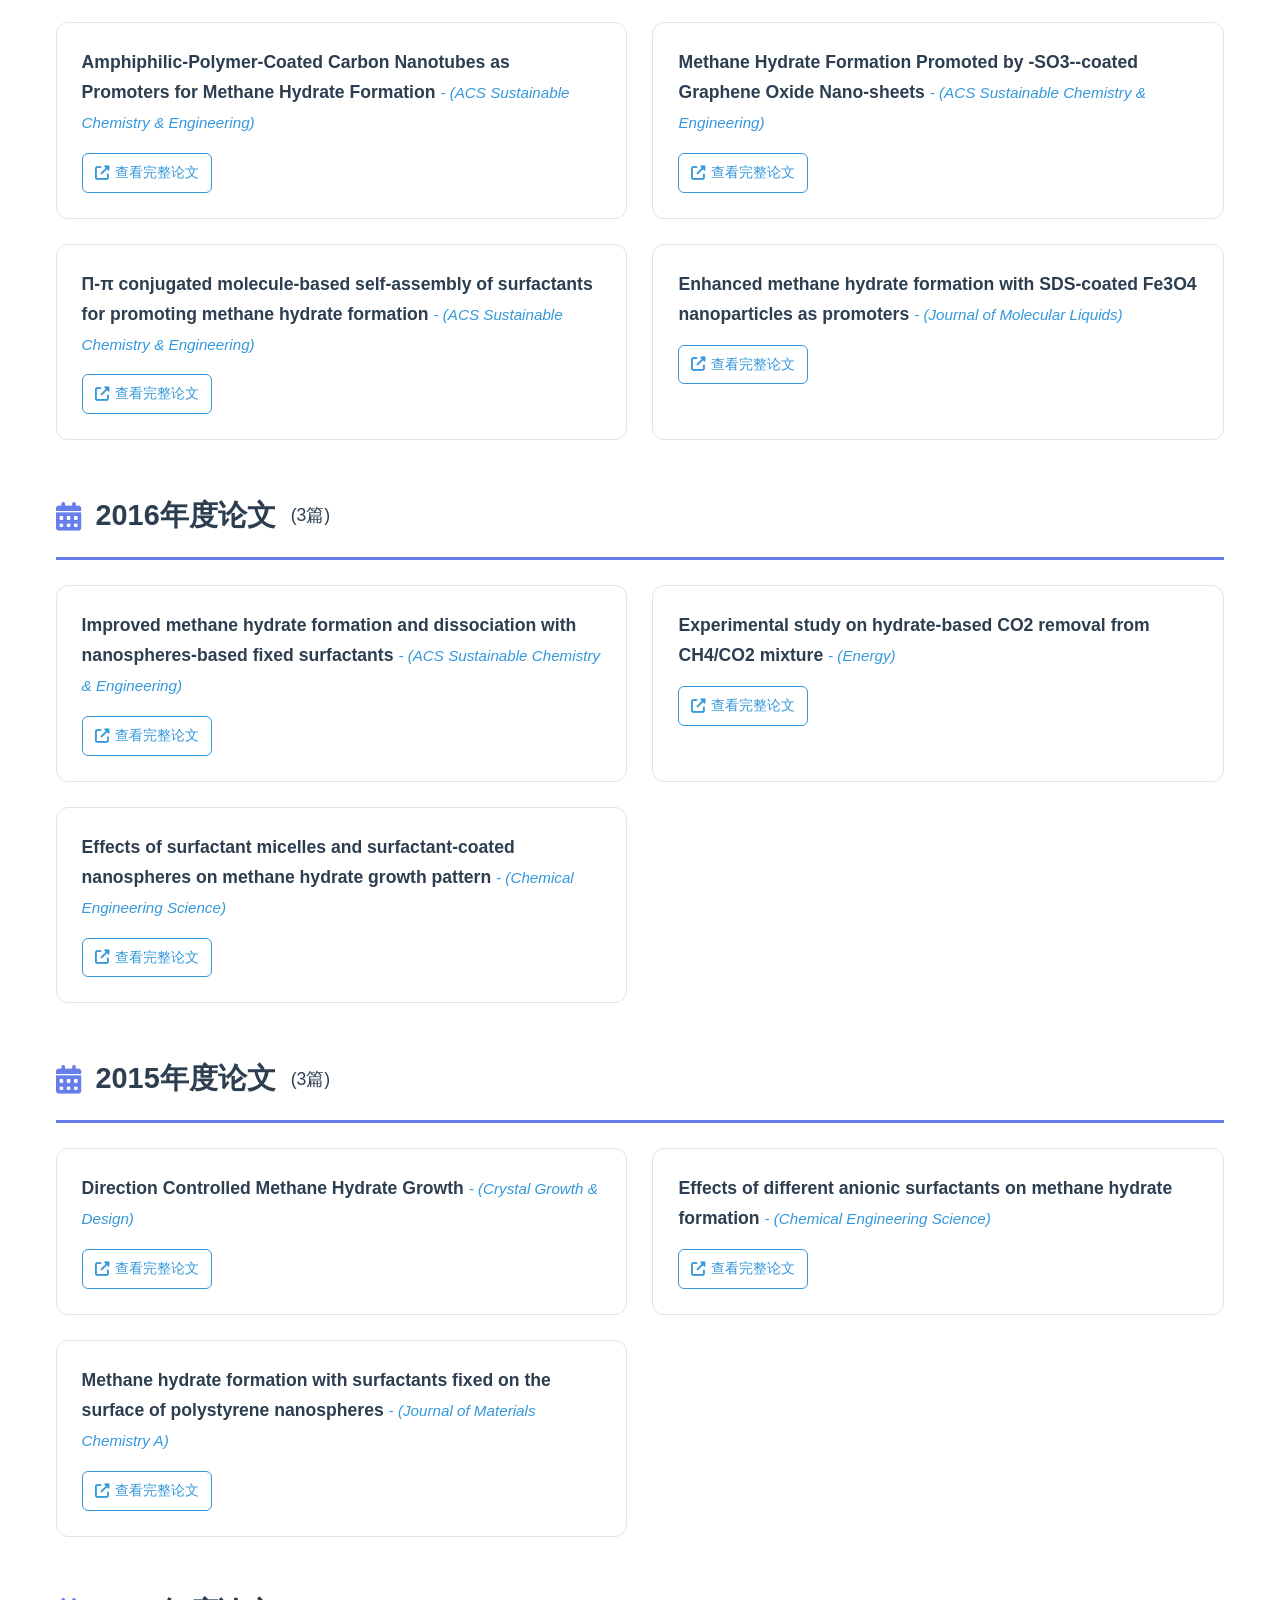
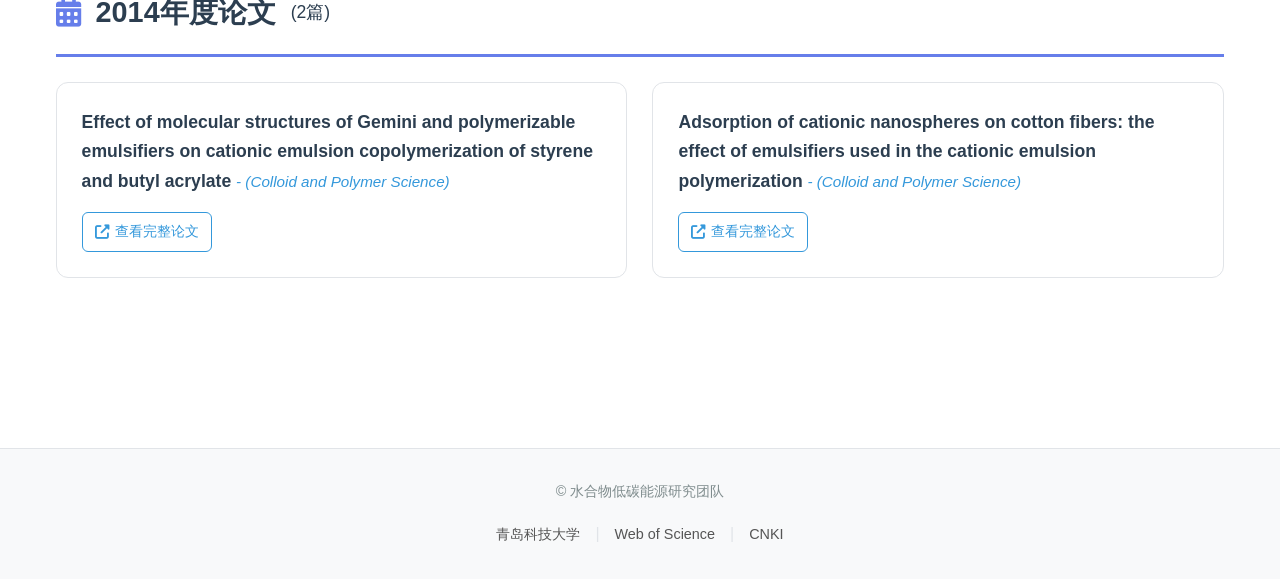
<file: publications.html>
<!DOCTYPE html>
<html lang="zh-CN">
<head>
    <meta charset="UTF-8">
    <meta name="viewport" content="width=device-width, initial-scale=1.0">
    <title>科研成果 - 王飞教授课题组</title>
    <link rel="stylesheet" href="css/style.css">
    <link rel="stylesheet" href="css/publications.css">
    <link rel="stylesheet" href="https://cdnjs.cloudflare.com/ajax/libs/font-awesome/6.4.0/css/all.min.css">
</head>
<body>
    <!-- 导航栏 -->
    <nav class="navbar">
        <div class="container">
            <ul class="nav-menu nav-menu-centered">
                <li><a href="index.html">首页</a></li>
                <li><a href="team.html">团队成员</a></li>
                <li><a href="research.html">研究方向</a></li>
                <li><a href="publications.html" class="active">科研成果</a></li>
                <li><a href="/management" target="_blank">内部管理</a></li>
                <li><a href="contact.html">联系我们</a></li>
            </ul>
            <div class="hamburger">
                <span></span>
                <span></span>
                <span></span>
            </div>
        </div>
    </nav>

    <!-- 页面头部和标签切换 -->
    <section class="page-header">
        <div class="container">
            <div class="section-header">
                <h1>科研成果</h1>
                <div class="section-divider"></div>
            </div>
            
            <!-- 标签导航 -->
            <div class="tabs-navigation">
                <button class="tab-btn active" onclick="switchTab('publications')">
                    <i class="fas fa-file-alt"></i> 学术论文
                </button>
                <button class="tab-btn" onclick="switchTab('patents')">
                    <i class="fas fa-certificate"></i> 授权专利
                </button>
                <button class="tab-btn" onclick="switchTab('projects')">
                    <i class="fas fa-project-diagram"></i> 科研项目
                </button>
            </div>
        </div>
    </section>

    <!-- 论文板块 -->
    <div id="publications-tab" class="tab-content active">
        <!-- 筛选栏 -->
        <section class="filter-section">
            <div class="container">
                <div class="header-filter-bar">
                    <div class="filter-group">
                        <label><i class="fas fa-calendar-alt"></i> 年份：</label>
                        <select id="yearFilter" onchange="filterPublications()">
                            <option value="all">全部年份</option>
                            <option value="2025">2025年</option>
                            <option value="2024">2024年</option>
                            <option value="2023">2023年</option>
                            <option value="2022">2022年</option>
                            <option value="2021">2021年</option>
                            <option value="2020">2020年</option>
                            <option value="2019">2019年</option>
                            <option value="2018">2018年</option>
                            <option value="2017">2017年</option>
                            <option value="2016">2016年</option>
                            <option value="2015">2015年</option>
                            <option value="2014">2014年</option>
                        </select>
                    </div>
                    <div class="search-box">
                        <i class="fas fa-search"></i>
                        <input type="text" id="searchInput" placeholder="搜索论文标题、期刊名..." onkeyup="filterPublications()">
                    </div>
                </div>
            </div>
        </section>

    <!-- 论文列表 -->
    <section class="section publications-section">
        <div class="container">
            <div id="publicationsList">
                <!-- 论文将通过JavaScript动态加载 -->
                <div style="text-align: center; padding: 60px 20px; color: #a0aec0;">
                    <i class="fas fa-spinner fa-spin" style="font-size: 3rem; margin-bottom: 20px;"></i>
                    <p style="font-size: 1.1rem;">正在加载论文数据...</p>
                </div>
            </div>

            <!-- 空状态提示 -->
            <div id="noResults" style="display: none;" class="no-results">
                <i class="fas fa-search"></i>
                <p>未找到符合条件的论文</p>
            </div>
        </div>
    </section>
    </div>

    <!-- 专利板块 -->
    <div id="patents-tab" class="tab-content">
        <section class="section">
            <div class="container">
                <div class="patents-grid">
                    <div class="patent-item">
                        <div class="patent-header">
                            <span class="patent-number">ZL201910790461.6</span>
                            <span class="patent-badge">发明专利</span>
                        </div>
                        <h3 class="patent-title">一种以NGH为媒介的LNG调峰方法</h3>
                        <div class="patent-info">
                            <p><i class="fas fa-users"></i> <strong>发明人：</strong>王飞、陈宸、张国栋、巢昆、孙梦婷</p>
                            <p><i class="fas fa-calendar"></i> <strong>授权日期：</strong>2024.7.9</p>
                        </div>
                    </div>

                    <div class="patent-item">
                        <div class="patent-header">
                            <span class="patent-number">ZL202211334691.X</span>
                            <span class="patent-badge">发明专利</span>
                        </div>
                        <h3 class="patent-title">高效稳定的水凝胶基气体水合物促进剂的制备方法</h3>
                        <div class="patent-info">
                            <p><i class="fas fa-users"></i> <strong>发明人：</strong>王飞、孙梦婷、李畅</p>
                            <p><i class="fas fa-calendar"></i> <strong>授权日期：</strong>2023.10.24</p>
                        </div>
                    </div>

                    <div class="patent-item">
                        <div class="patent-header">
                            <span class="patent-number">ZL202210578866.5</span>
                            <span class="patent-badge">发明专利</span>
                        </div>
                        <h3 class="patent-title">一种连续式水合物法海水淡化装置及方法</h3>
                        <div class="patent-info">
                            <p><i class="fas fa-users"></i> <strong>发明人：</strong>王飞、陈宸、苑浩渝</p>
                            <p><i class="fas fa-calendar"></i> <strong>授权日期：</strong>2023.8.29</p>
                        </div>
                    </div>

                    <div class="patent-item">
                        <div class="patent-header">
                            <span class="patent-number">ZL202110339614.2</span>
                            <span class="patent-badge">发明专利</span>
                        </div>
                        <h3 class="patent-title">一种喷淋式水合物连续反应装置</h3>
                        <div class="patent-info">
                            <p><i class="fas fa-users"></i> <strong>发明人：</strong>王飞、张永涛、陈福林</p>
                            <p><i class="fas fa-calendar"></i> <strong>授权日期：</strong>2022.6.24</p>
                        </div>
                    </div>

                    <div class="patent-item">
                        <div class="patent-header">
                            <span class="patent-number">ZL201911020600.3</span>
                            <span class="patent-badge">发明专利</span>
                        </div>
                        <h3 class="patent-title">一种具有稳定溶液分散性的二维纳米磁子制备方法</h3>
                        <div class="patent-info">
                            <p><i class="fas fa-users"></i> <strong>发明人：</strong>王飞、孙梦婷、张国栋、陈宸</p>
                            <p><i class="fas fa-calendar"></i> <strong>授权日期：</strong>2021.8.10</p>
                        </div>
                    </div>

                    <div class="patent-item">
                        <div class="patent-header">
                            <span class="patent-number">ZL202010730978.9</span>
                            <span class="patent-badge">发明专利</span>
                        </div>
                        <h3 class="patent-title">一种伴生气回收处理装置和方法</h3>
                        <div class="patent-info">
                            <p><i class="fas fa-users"></i> <strong>发明人：</strong>王飞、张国栋</p>
                            <p><i class="fas fa-calendar"></i> <strong>授权日期：</strong>2021.7.27</p>
                        </div>
                    </div>

                    <div class="patent-item">
                        <div class="patent-header">
                            <span class="patent-number">ZL201911020524.6</span>
                            <span class="patent-badge">发明专利</span>
                        </div>
                        <h3 class="patent-title">一种具有稳定溶液分散性的球形纳米磁子及其制备方法</h3>
                        <div class="patent-info">
                            <p><i class="fas fa-users"></i> <strong>发明人：</strong>王飞、孙梦婷、张国栋、陈宸</p>
                            <p><i class="fas fa-calendar"></i> <strong>授权日期：</strong>2021.7.9</p>
                        </div>
                    </div>

                    <div class="patent-item">
                        <div class="patent-header">
                            <span class="patent-number">ZL202010993795.6</span>
                            <span class="patent-badge">发明专利</span>
                        </div>
                        <h3 class="patent-title">一种水合物生产-输运一体式连续反应装置</h3>
                        <div class="patent-info">
                            <p><i class="fas fa-users"></i> <strong>发明人：</strong>王飞、张国栋</p>
                            <p><i class="fas fa-calendar"></i> <strong>授权日期：</strong>2021.3.12</p>
                        </div>
                    </div>

                    <div class="patent-item">
                        <div class="patent-header">
                            <span class="patent-number">ZL201811133374.5</span>
                            <span class="patent-badge">发明专利</span>
                        </div>
                        <h3 class="patent-title">天然气水合物纳米促进剂及其制备方法</h3>
                        <div class="patent-info">
                            <p><i class="fas fa-users"></i> <strong>发明人：</strong>王飞、何燕、刘丽、陈宸</p>
                            <p><i class="fas fa-calendar"></i> <strong>授权日期：</strong>2021.1.19</p>
                        </div>
                    </div>
                </div>
            </div>
        </section>
    </div>

    <!-- 项目板块 -->
    <div id="projects-tab" class="tab-content">
        <section class="section">
            <div class="container">
                <div class="projects-timeline">
                    <!-- 国家级项目 -->
                    <div class="project-category">
                        <h2 class="category-title"><i class="fas fa-flag"></i> 国家级项目</h2>
                        
                        <div class="project-item">
                            <div class="project-badge national">国家自然科学基金</div>
                            <h3 class="project-title">基于碳纳米管基质的天然气水合物微反应空间构建及作用机理研究</h3>
                            <div class="project-meta">
                                <span><i class="fas fa-tag"></i> 面上项目 (21978142)</span>
                                <span><i class="fas fa-calendar-alt"></i> 2020.1-2023.12</span>
                                <span><i class="fas fa-dollar-sign"></i> 61万</span>
                                <span class="role-tag">主持</span>
                            </div>
                        </div>

                        <div class="project-item">
                            <div class="project-badge national">国家自然科学基金</div>
                            <h3 class="project-title">天然气水合物纳米促进剂的制备及作用机理研究</h3>
                            <div class="project-meta">
                                <span><i class="fas fa-tag"></i> 青年基金 (21706269)</span>
                                <span><i class="fas fa-calendar-alt"></i> 2018.1-2020.12</span>
                                <span><i class="fas fa-dollar-sign"></i> 20万</span>
                                <span class="role-tag">主持</span>
                            </div>
                        </div>
                    </div>

                    <!-- 省部级项目 -->
                    <div class="project-category">
                        <h2 class="category-title"><i class="fas fa-building"></i> 省部级项目</h2>
                        
                        <div class="project-item">
                            <div class="project-badge provincial">山东省自然科学基金</div>
                            <h3 class="project-title">水合物捕碳及储能</h3>
                            <div class="project-meta">
                                <span><i class="fas fa-tag"></i> 青年基金A类 (ZR2025QA17)</span>
                                <span><i class="fas fa-calendar-alt"></i> 2025.10-2028.9</span>
                                <span><i class="fas fa-dollar-sign"></i> 100万</span>
                                <span class="role-tag">主持</span>
                            </div>
                        </div>

                        <div class="project-item">
                            <div class="project-badge provincial">山东省自然科学基金</div>
                            <h3 class="project-title">天然气水合物</h3>
                            <div class="project-meta">
                                <span><i class="fas fa-tag"></i> 优秀青年基金 (ZR2022YQ13)</span>
                                <span><i class="fas fa-calendar-alt"></i> 2023.1-2025.12</span>
                                <span><i class="fas fa-dollar-sign"></i> 50万</span>
                                <span class="role-tag">主持</span>
                            </div>
                        </div>

                        <div class="project-item">
                            <div class="project-badge provincial">山东省泰山学者</div>
                            <h3 class="project-title">水合物固态储氢</h3>
                            <div class="project-meta">
                                <span><i class="fas fa-tag"></i> 人才工程项目 (tsqn202211159)</span>
                                <span><i class="fas fa-calendar-alt"></i> 2022.7-2025.6</span>
                                <span><i class="fas fa-dollar-sign"></i> 75万</span>
                                <span class="role-tag">主持</span>
                            </div>
                        </div>

                        <div class="project-item">
                            <div class="project-badge provincial">山东省高校青创团队</div>
                            <h3 class="project-title">山东省高等学校青创人才引育计划天然气水合物创新团队</h3>
                            <div class="project-meta">
                                <span><i class="fas fa-tag"></i> XM2021A235</span>
                                <span><i class="fas fa-calendar-alt"></i> 2020.1-2022.12</span>
                                <span><i class="fas fa-dollar-sign"></i> 200万</span>
                                <span class="role-tag">主持</span>
                            </div>
                        </div>

                        <div class="project-item">
                            <div class="project-badge provincial">中国博士后基金</div>
                            <h3 class="project-title">纳米球固载化表面活性剂对甲烷水合物促进作用研究</h3>
                            <div class="project-meta">
                                <span><i class="fas fa-tag"></i> 2017M612370</span>
                                <span><i class="fas fa-calendar-alt"></i> 2017.8-2019.7</span>
                                <span><i class="fas fa-dollar-sign"></i> 5万</span>
                                <span class="role-tag">主持</span>
                            </div>
                        </div>

                        <div class="project-item">
                            <div class="project-badge provincial">山东省自然科学基金</div>
                            <h3 class="project-title">基于表面活性剂亲水性基团的甲烷水合物纳米促进剂的制备及作用机理研究</h3>
                            <div class="project-meta">
                                <span><i class="fas fa-tag"></i> 博士基金 (ZR2017BB048)</span>
                                <span><i class="fas fa-calendar-alt"></i> 2017.8-2019.12</span>
                                <span><i class="fas fa-dollar-sign"></i> 8万</span>
                                <span class="role-tag">主持</span>
                            </div>
                        </div>
                    </div>

                    <!-- 市厅级项目 -->
                    <div class="project-category">
                        <h2 class="category-title"><i class="fas fa-city"></i> 市厅级项目</h2>
                        
                        <div class="project-item">
                            <div class="project-badge municipal">青岛市科技惠民</div>
                            <h3 class="project-title">新型二氧化碳固态气肥制备技术示范与应用</h3>
                            <div class="project-meta">
                                <span><i class="fas fa-tag"></i> 示范专项 (24-1-8-xdny-18-nsh)</span>
                                <span><i class="fas fa-calendar-alt"></i> 2024.4-2026.3</span>
                                <span><i class="fas fa-dollar-sign"></i> 60万</span>
                                <span class="role-tag">主持</span>
                            </div>
                        </div>

                        <div class="project-item">
                            <div class="project-badge municipal">青岛市产教融合</div>
                            <h3 class="project-title">低温、低成本、高效有机液态储氢技术研究</h3>
                            <div class="project-meta">
                                <span><i class="fas fa-tag"></i> 示范学科项目</span>
                                <span><i class="fas fa-calendar-alt"></i> 2023.1-2025.12</span>
                                <span><i class="fas fa-dollar-sign"></i> 50万</span>
                                <span class="role-tag">主持</span>
                            </div>
                        </div>
                    </div>

                    <!-- 其他/横向项目 -->
                    <div class="project-category">
                        <h2 class="category-title"><i class="fas fa-handshake"></i> 其他/横向项目</h2>
                        
                        <div class="project-item">
                            <div class="project-badge horizontal">企业合作</div>
                            <h3 class="project-title">水合物法二氧化碳捕集催化剂开发</h3>
                            <div class="project-meta">
                                <span><i class="fas fa-building"></i> 万华化学集团</span>
                                <span><i class="fas fa-calendar-alt"></i> 2025.6-2026.5</span>
                                <span><i class="fas fa-dollar-sign"></i> 60万</span>
                                <span class="role-tag">主持</span>
                            </div>
                        </div>

                        <div class="project-item">
                            <div class="project-badge horizontal">研发中心</div>
                            <h3 class="project-title">青科大-大兴重工水合物低碳能源装备研发中心</h3>
                            <div class="project-meta">
                                <span><i class="fas fa-tag"></i> 横向</span>
                                <span><i class="fas fa-calendar-alt"></i> 2024.7-2029.6</span>
                                <span><i class="fas fa-dollar-sign"></i> 50万</span>
                                <span class="role-tag">主持</span>
                            </div>
                        </div>

                        <div class="project-item">
                            <div class="project-badge horizontal">横向合作</div>
                            <h3 class="project-title">海水提溴实验验证</h3>
                            <div class="project-meta">
                                <span><i class="fas fa-tag"></i> 横向</span>
                                <span><i class="fas fa-calendar-alt"></i> 2024.9-2024.11</span>
                                <span><i class="fas fa-dollar-sign"></i> 30万</span>
                                <span class="role-tag">主持</span>
                            </div>
                        </div>

                        <div class="project-item">
                            <div class="project-badge horizontal">横向合作</div>
                            <h3 class="project-title">水合物法固态天然气存储工艺开发</h3>
                            <div class="project-meta">
                                <span><i class="fas fa-tag"></i> 横向</span>
                                <span><i class="fas fa-calendar-alt"></i> 2022.11-2023.10</span>
                                <span><i class="fas fa-dollar-sign"></i> 15万</span>
                                <span class="role-tag">主持</span>
                            </div>
                        </div>

                        <div class="project-item">
                            <div class="project-badge horizontal">人才引进</div>
                            <h3 class="project-title">基于水合物媒介的天然气储运调峰技术研究</h3>
                            <div class="project-meta">
                                <span><i class="fas fa-tag"></i> 青岛科技大学人才引进启动经费</span>
                                <span><i class="fas fa-calendar-alt"></i> 2018.9-2023.8</span>
                                <span><i class="fas fa-dollar-sign"></i> 200万</span>
                                <span class="role-tag">主持</span>
                            </div>
                        </div>

                        <div class="project-item">
                            <div class="project-badge horizontal">博士后基金</div>
                            <h3 class="project-title">基于纳米球载体的天然气水合物纳米促进剂的制备及应用研究</h3>
                            <div class="project-meta">
                                <span><i class="fas fa-tag"></i> 中国科学院青岛生物能源与过程研究所优秀博士后奖励基金</span>
                                <span><i class="fas fa-calendar-alt"></i> 2017.11-2019.10</span>
                                <span><i class="fas fa-dollar-sign"></i> 20万</span>
                                <span class="role-tag">主持</span>
                            </div>
                        </div>
                    </div>
                </div>
            </div>
        </section>
    </div>

    <!-- 简洁页脚 -->
    <footer class="footer-minimal">
        <div class="container">
            <div class="footer-content-minimal">
                <p class="copyright">© 水合物低碳能源研究团队</p>
                <div class="footer-links">
                    <a href="https://www.qust.edu.cn" target="_blank">青岛科技大学</a>
                    <span>|</span>
                    <a href="https://www.webofscience.com" target="_blank">Web of Science</a>
                    <span>|</span>
                    <a href="https://www.cnki.net" target="_blank">CNKI</a>
                </div>
            </div>
        </div>
    </footer>

    <script src="js/main.js"></script>
    <script src="js/publications.js"></script>
</body>
</html>
</file>
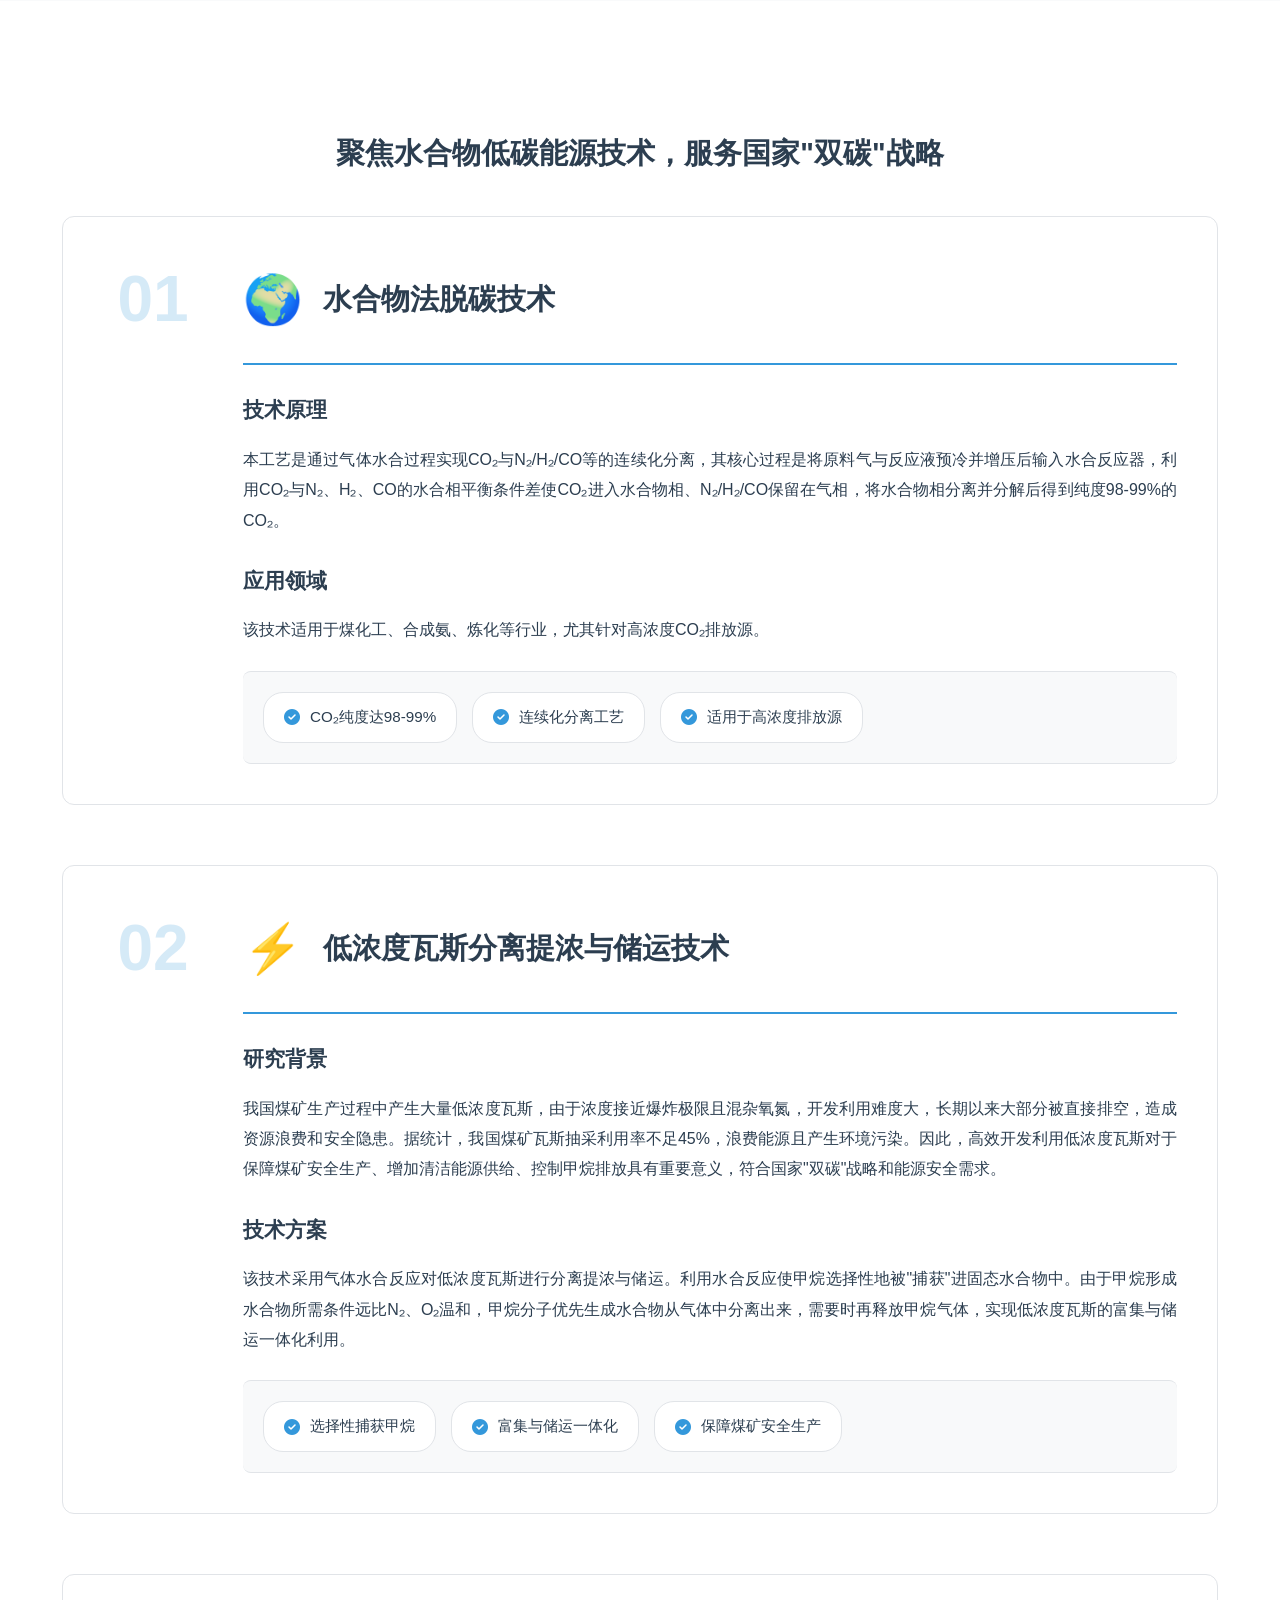
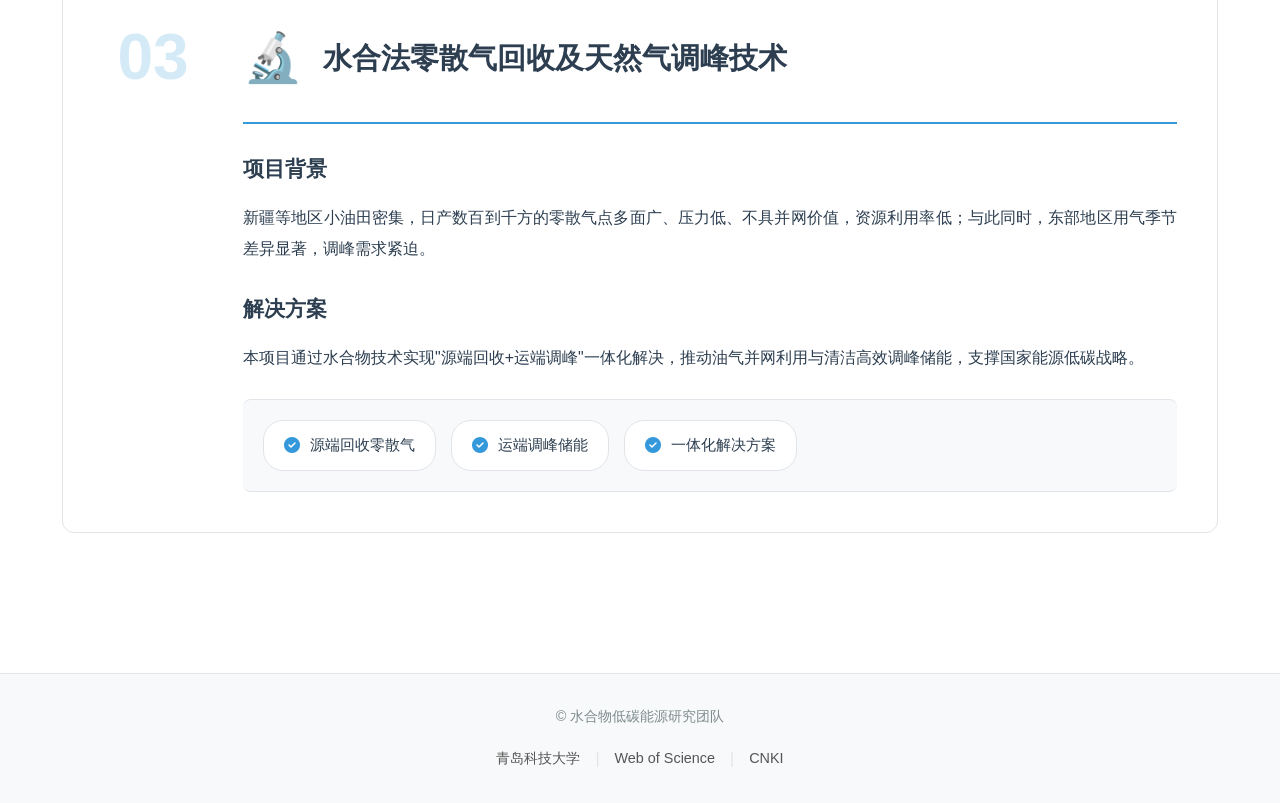
<file: research.html>
<!DOCTYPE html>
<html lang="zh-CN">
<head>
    <meta charset="UTF-8">
    <meta name="viewport" content="width=device-width, initial-scale=1.0">
    <title>研究方向 - 王飞教授课题组</title>
    <link rel="stylesheet" href="css/style.css">
    <link rel="stylesheet" href="css/research.css">
    <link rel="stylesheet" href="https://cdnjs.cloudflare.com/ajax/libs/font-awesome/6.4.0/css/all.min.css">
</head>
<body>
    <!-- 导航栏 -->
    <nav class="navbar">
        <div class="container">
            <ul class="nav-menu nav-menu-centered">
                <li><a href="index.html">首页</a></li>
                <li><a href="team.html">团队成员</a></li>
                <li><a href="research.html" class="active">研究方向</a></li>
                <li><a href="publications.html">科研成果</a></li>
                <li><a href="/management" target="_blank">内部管理</a></li>
                <li><a href="contact.html">联系我们</a></li>
            </ul>
            <div class="hamburger">
                <span></span>
                <span></span>
                <span></span>
            </div>
        </div>
    </nav>

    <!-- 研究方向内容 -->
    <section class="research-section">
        <div class="container">
            <div class="section-header">
                <h1 class="main-title">聚焦水合物低碳能源技术，服务国家"双碳"战略</h1>
                <div class="section-divider"></div>
            </div>

            <!-- 研究方向1 -->
            <div class="research-item">
                <div class="research-number">01</div>
                <div class="research-content">
                    <div class="research-header">
                        <div class="research-icon">🌍</div>
                        <h2>水合物法脱碳技术</h2>
                    </div>
                    
                    <div class="research-body">
                        <h3>技术原理</h3>
                        <p>本工艺是通过气体水合过程实现CO₂与N₂/H₂/CO等的连续化分离，其核心过程是将原料气与反应液预冷并增压后输入水合反应器，利用CO₂与N₂、H₂、CO的水合相平衡条件差使CO₂进入水合物相、N₂/H₂/CO保留在气相，将水合物相分离并分解后得到纯度98-99%的CO₂。</p>
                        
                        <h3>应用领域</h3>
                        <p>该技术适用于煤化工、合成氨、炼化等行业，尤其针对高浓度CO₂排放源。</p>
                        
                        <div class="research-highlights">
                            <div class="highlight-item">
                                <i class="fas fa-check-circle"></i>
                                <span>CO₂纯度达98-99%</span>
                            </div>
                            <div class="highlight-item">
                                <i class="fas fa-check-circle"></i>
                                <span>连续化分离工艺</span>
                            </div>
                            <div class="highlight-item">
                                <i class="fas fa-check-circle"></i>
                                <span>适用于高浓度排放源</span>
                            </div>
                        </div>
                    </div>
                </div>
            </div>

            <!-- 研究方向2 -->
            <div class="research-item">
                <div class="research-number">02</div>
                <div class="research-content">
                    <div class="research-header">
                        <div class="research-icon">⚡</div>
                        <h2>低浓度瓦斯分离提浓与储运技术</h2>
                    </div>
                    
                    <div class="research-body">
                        <h3>研究背景</h3>
                        <p>我国煤矿生产过程中产生大量低浓度瓦斯，由于浓度接近爆炸极限且混杂氧氮，开发利用难度大，长期以来大部分被直接排空，造成资源浪费和安全隐患。据统计，我国煤矿瓦斯抽采利用率不足45%，浪费能源且产生环境污染。因此，高效开发利用低浓度瓦斯对于保障煤矿安全生产、增加清洁能源供给、控制甲烷排放具有重要意义，符合国家"双碳"战略和能源安全需求。</p>
                        
                        <h3>技术方案</h3>
                        <p>该技术采用气体水合反应对低浓度瓦斯进行分离提浓与储运。利用水合反应使甲烷选择性地被"捕获"进固态水合物中。由于甲烷形成水合物所需条件远比N₂、O₂温和，甲烷分子优先生成水合物从气体中分离出来，需要时再释放甲烷气体，实现低浓度瓦斯的富集与储运一体化利用。</p>
                        
                        <div class="research-highlights">
                            <div class="highlight-item">
                                <i class="fas fa-check-circle"></i>
                                <span>选择性捕获甲烷</span>
                            </div>
                            <div class="highlight-item">
                                <i class="fas fa-check-circle"></i>
                                <span>富集与储运一体化</span>
                            </div>
                            <div class="highlight-item">
                                <i class="fas fa-check-circle"></i>
                                <span>保障煤矿安全生产</span>
                            </div>
                        </div>
                    </div>
                </div>
            </div>

            <!-- 研究方向3 -->
            <div class="research-item">
                <div class="research-number">03</div>
                <div class="research-content">
                    <div class="research-header">
                        <div class="research-icon">🔬</div>
                        <h2>水合法零散气回收及天然气调峰技术</h2>
                    </div>
                    
                    <div class="research-body">
                        <h3>项目背景</h3>
                        <p>新疆等地区小油田密集，日产数百到千方的零散气点多面广、压力低、不具并网价值，资源利用率低；与此同时，东部地区用气季节差异显著，调峰需求紧迫。</p>
                        
                        <h3>解决方案</h3>
                        <p>本项目通过水合物技术实现"源端回收+运端调峰"一体化解决，推动油气并网利用与清洁高效调峰储能，支撑国家能源低碳战略。</p>
                        
                        <div class="research-highlights">
                            <div class="highlight-item">
                                <i class="fas fa-check-circle"></i>
                                <span>源端回收零散气</span>
                            </div>
                            <div class="highlight-item">
                                <i class="fas fa-check-circle"></i>
                                <span>运端调峰储能</span>
                            </div>
                            <div class="highlight-item">
                                <i class="fas fa-check-circle"></i>
                                <span>一体化解决方案</span>
                            </div>
                        </div>
                    </div>
                </div>
            </div>
        </div>
    </section>

    <!-- 简洁页脚 -->
    <footer class="footer-minimal">
        <div class="container">
            <div class="footer-content-minimal">
                <p class="copyright">© 水合物低碳能源研究团队</p>
                <div class="footer-links">
                    <a href="https://www.qust.edu.cn" target="_blank">青岛科技大学</a>
                    <span>|</span>
                    <a href="https://www.webofscience.com" target="_blank">Web of Science</a>
                    <span>|</span>
                    <a href="https://www.cnki.net" target="_blank">CNKI</a>
                </div>
            </div>
        </div>
    </footer>

    <script src="js/main.js"></script>
</body>
</html>
</file>
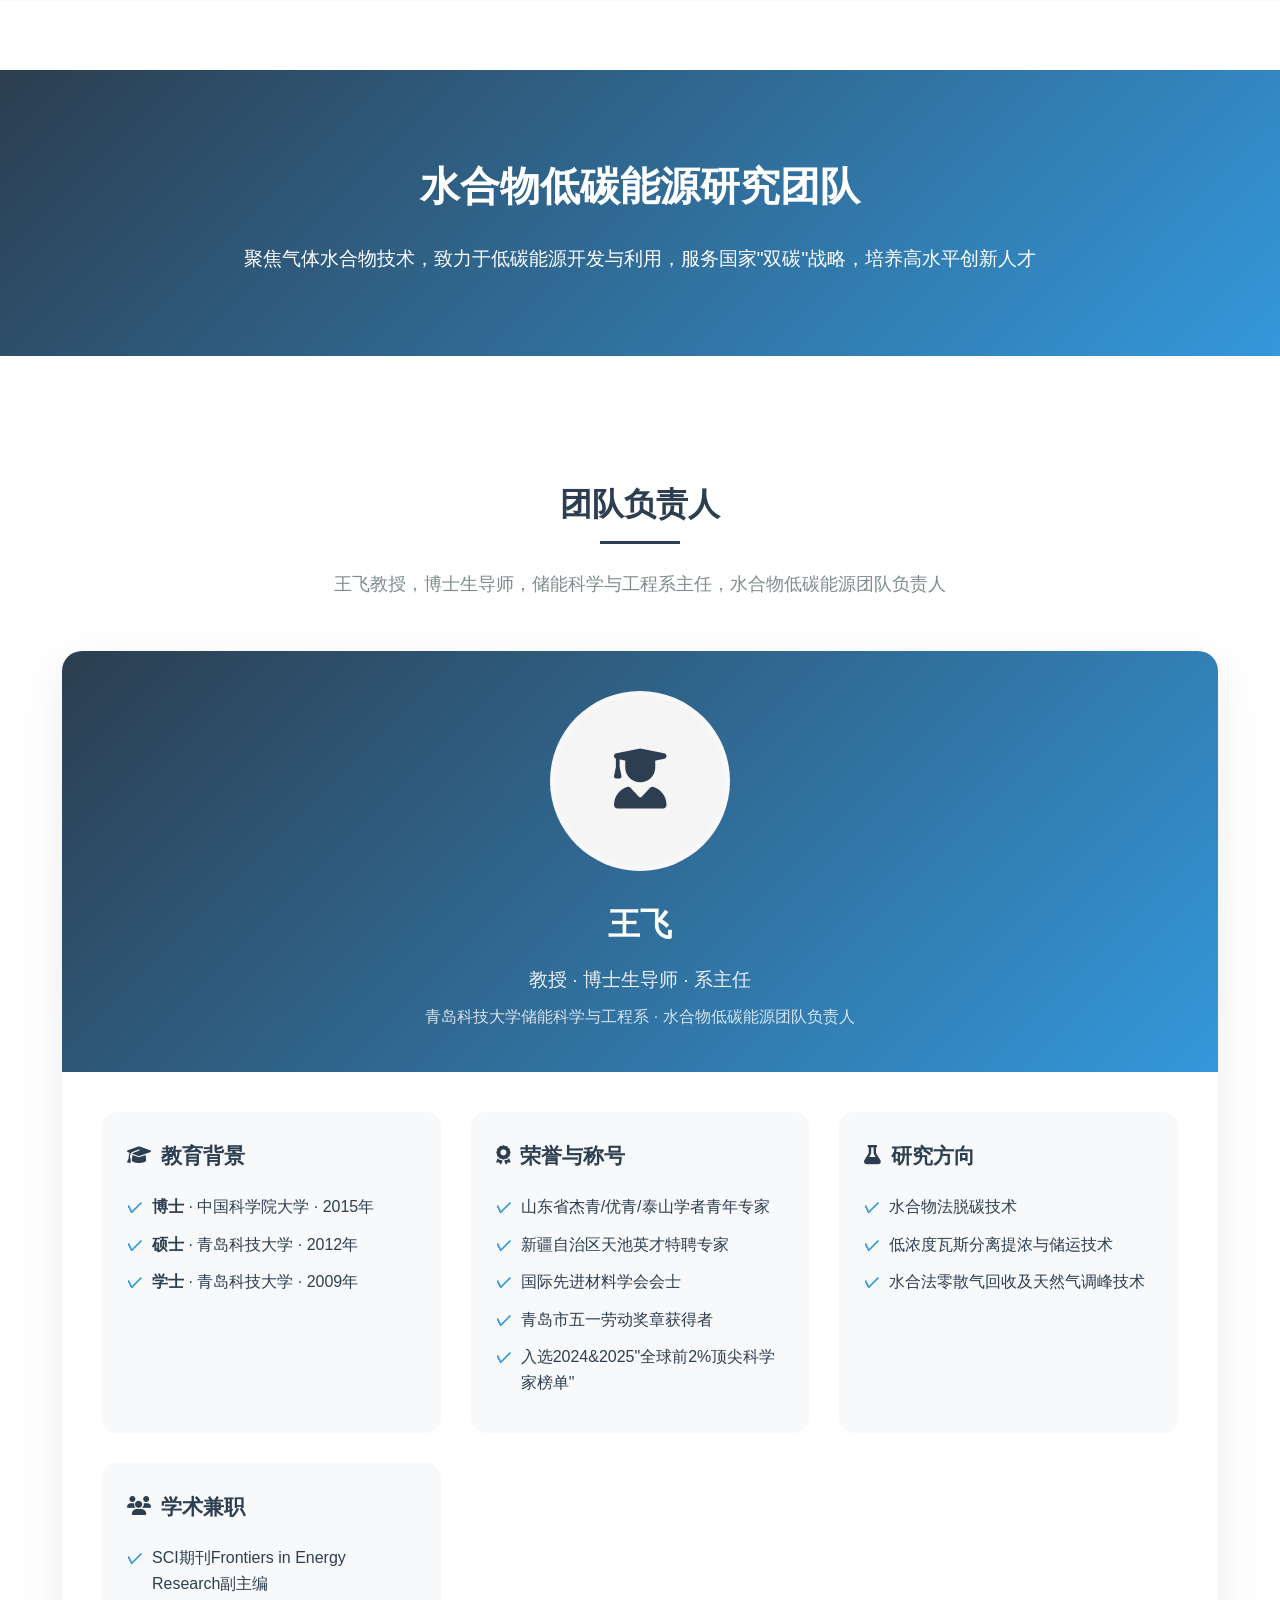
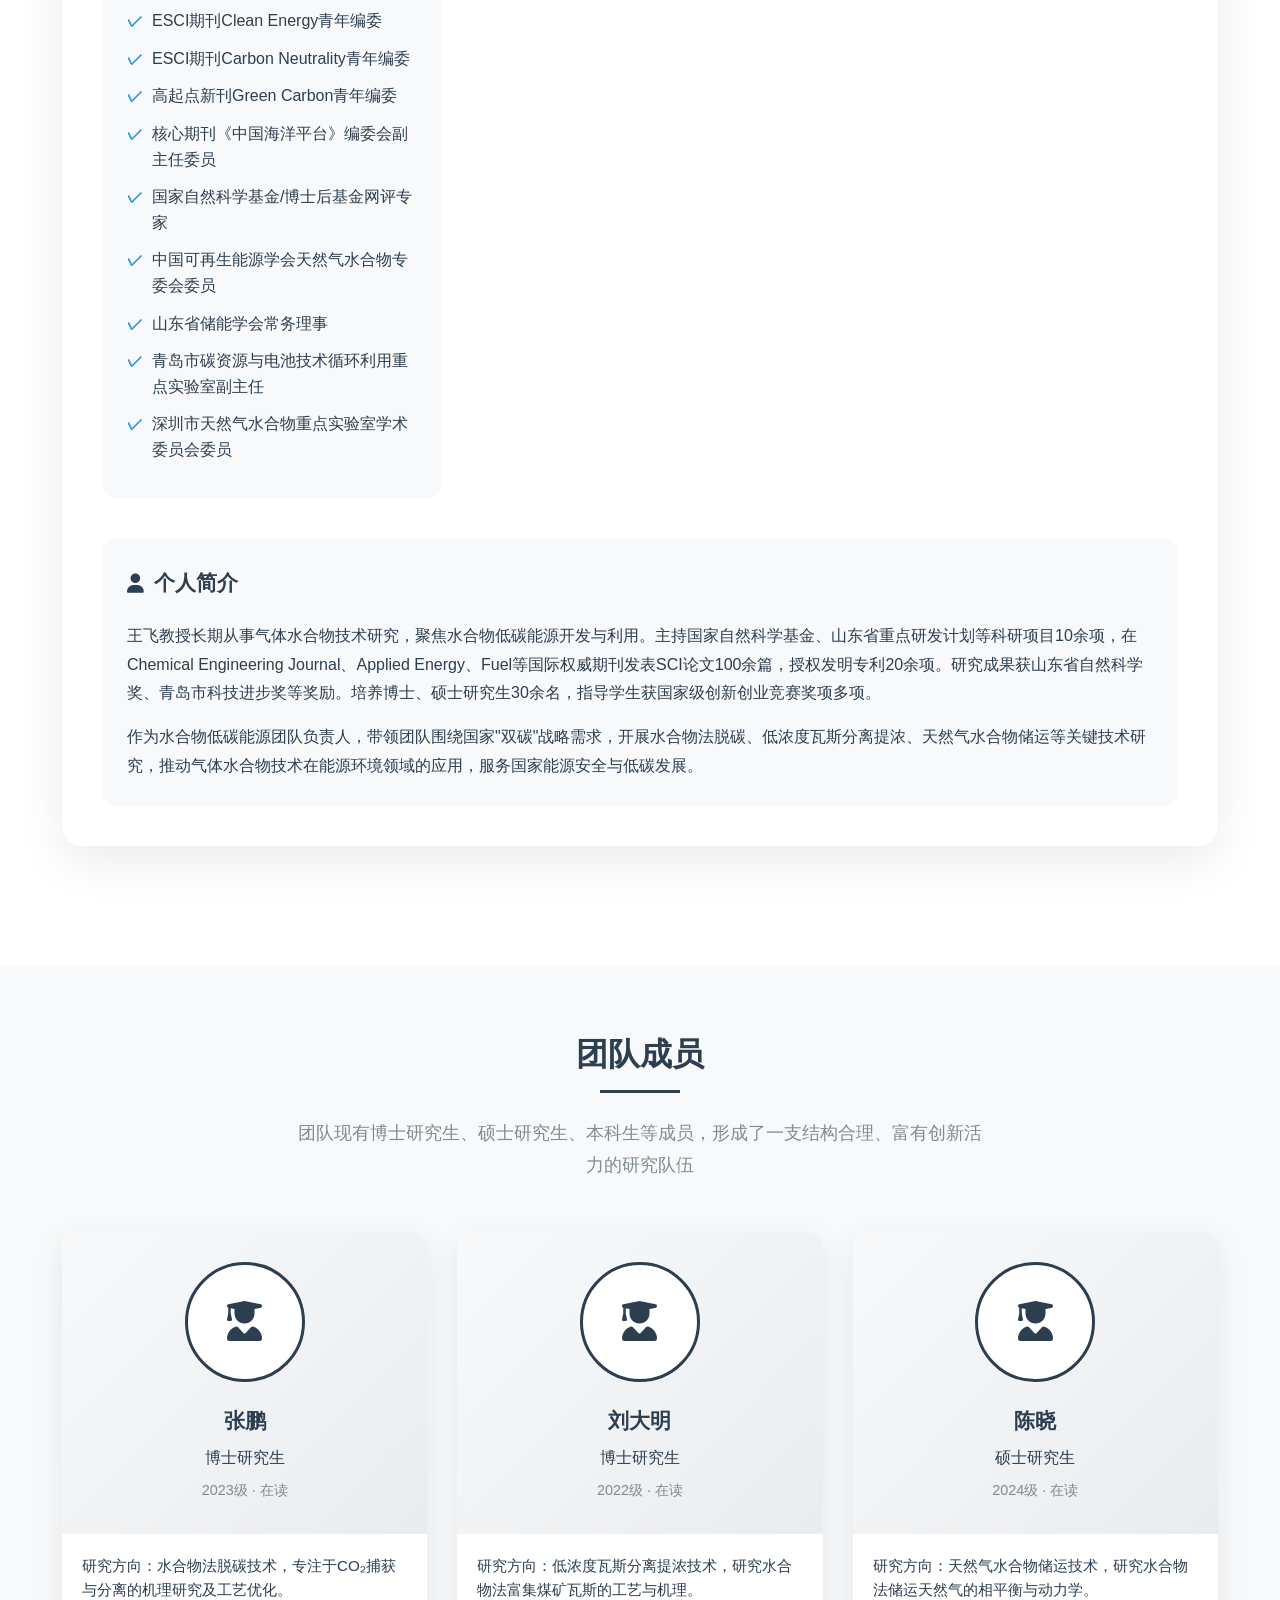
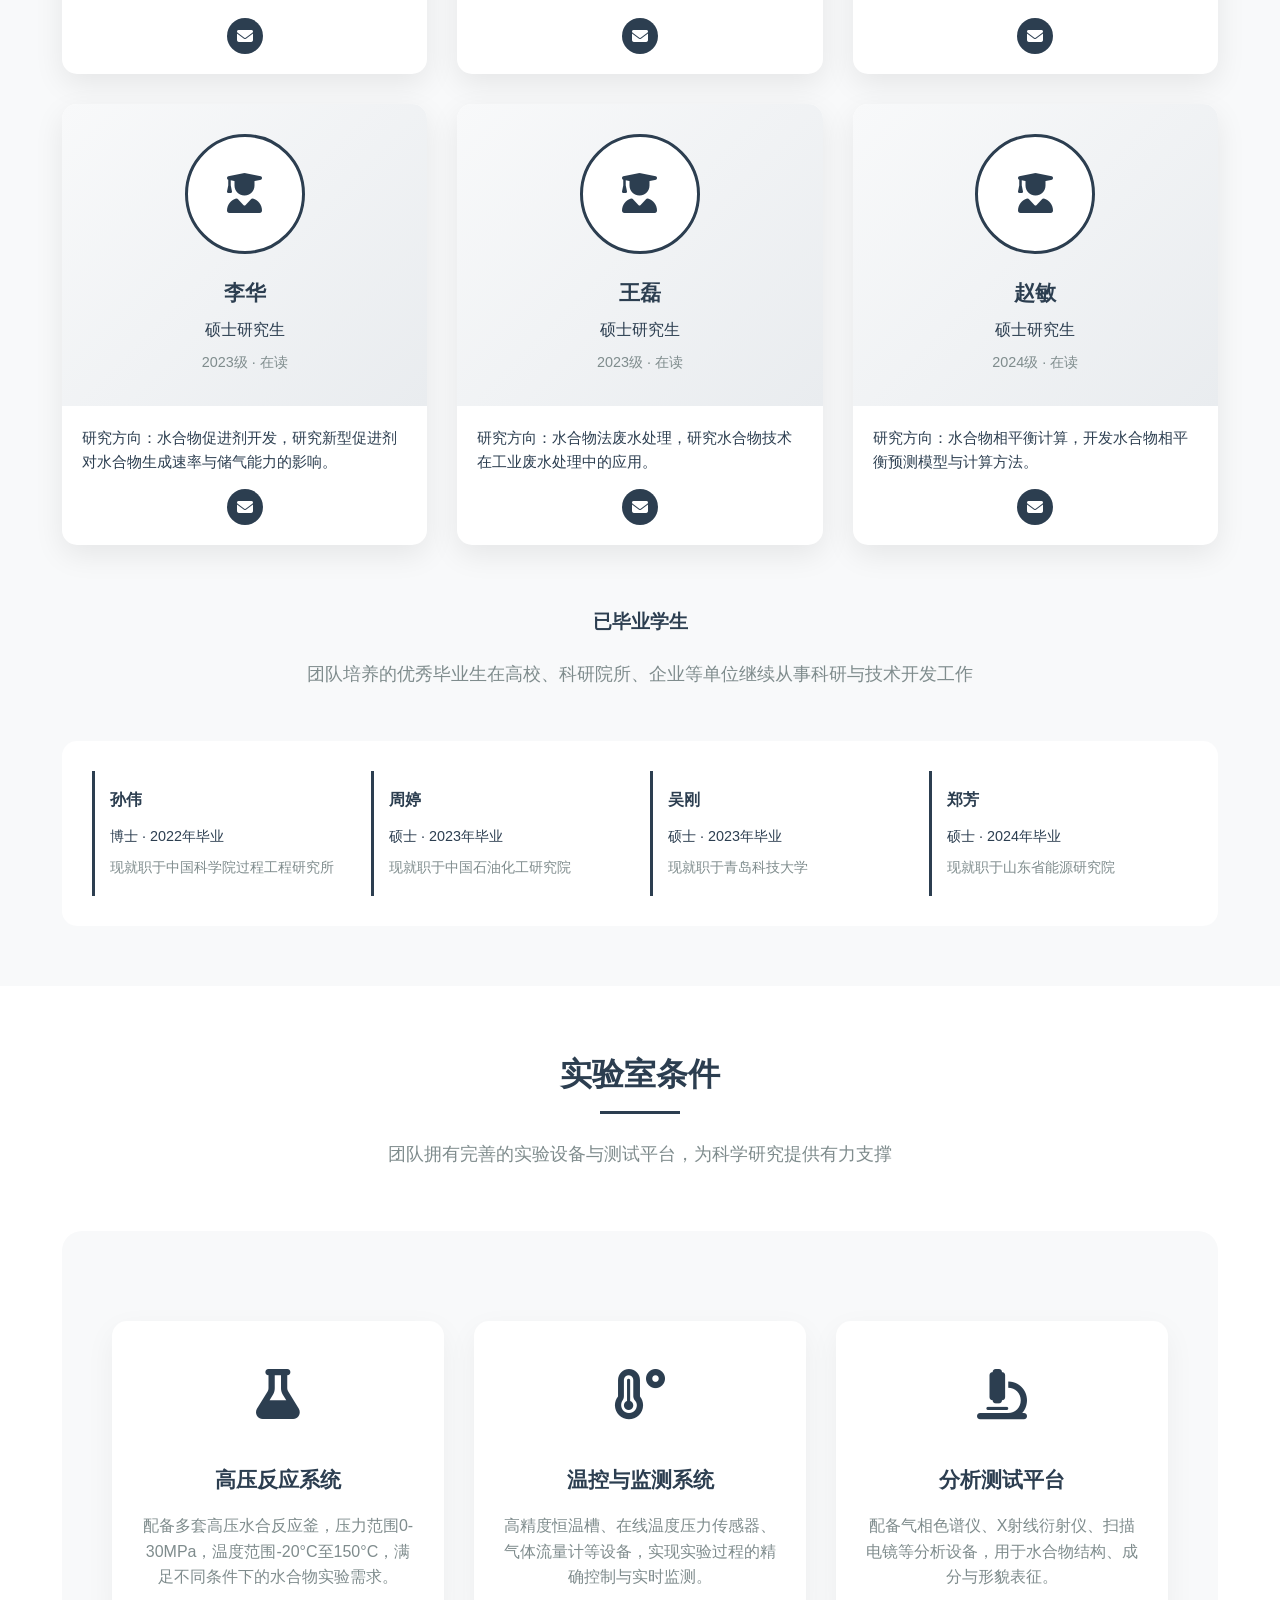
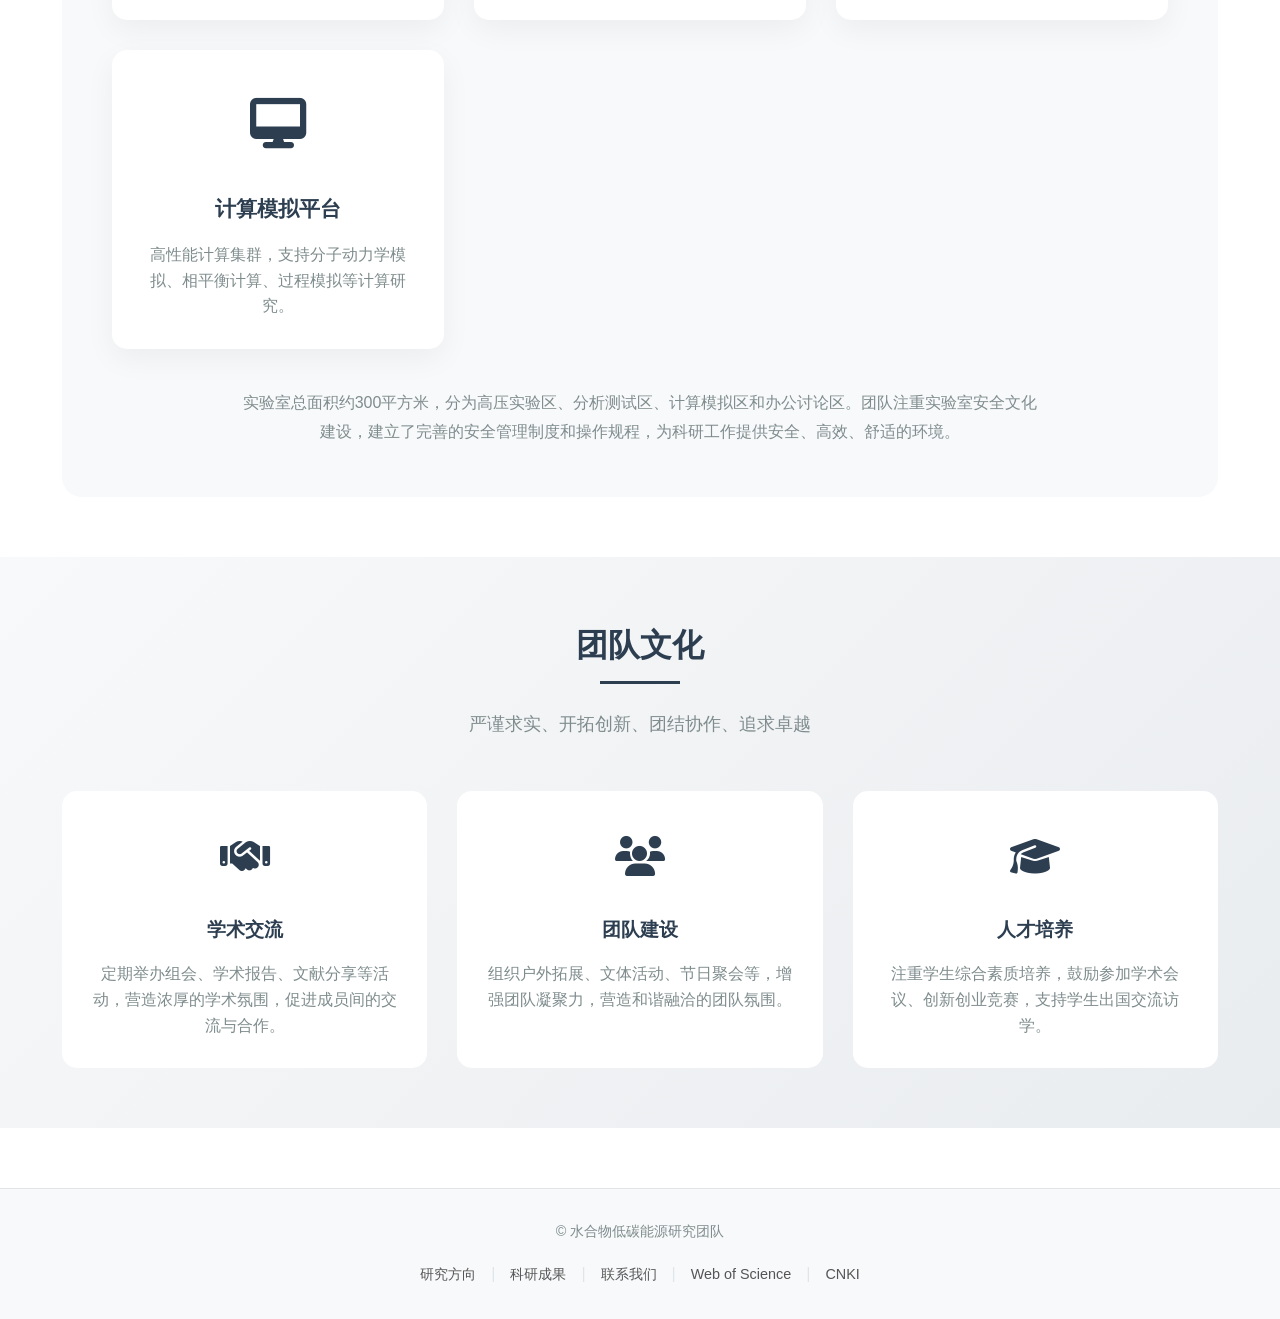
<file: team.html>
<!DOCTYPE html>
<html lang="zh-CN">
<head>
    <meta charset="UTF-8">
    <meta name="viewport" content="width=device-width, initial-scale=1.0">
    <title>团队成员 - 王飞教授课题组</title>
    <link rel="stylesheet" href="css/style.css">
    <link rel="stylesheet" href="https://cdnjs.cloudflare.com/ajax/libs/font-awesome/6.4.0/css/all.min.css">
    <style>
        /* 团队页面专用样式 */
        .team-hero {
            background: linear-gradient(135deg, var(--primary-color) 0%, var(--accent-color) 100%);
            color: white;
            padding: 80px 0;
            text-align: center;
            margin-bottom: 60px;
        }

        .team-hero h1 {
            font-size: 2.5rem;
            margin-bottom: 20px;
            font-weight: 600;
        }

        .team-hero p {
            font-size: 1.2rem;
            max-width: 800px;
            margin: 0 auto;
            line-height: 1.8;
        }

        .team-section {
            padding: 60px 0;
        }

        .section-title {
            text-align: center;
            margin-bottom: 50px;
        }

        .section-title h2 {
            font-size: 2rem;
            color: var(--text-dark);
            margin-bottom: 15px;
            position: relative;
            display: inline-block;
        }

        .section-title h2:after {
            content: '';
            position: absolute;
            bottom: -10px;
            left: 50%;
            transform: translateX(-50%);
            width: 80px;
            height: 3px;
            background: var(--primary-color);
        }

        .section-title p {
            color: var(--text-light);
            font-size: 1.1rem;
            max-width: 700px;
            margin: 20px auto 0;
        }

        /* 导师介绍卡片 */
        .professor-card {
            background: white;
            border-radius: 20px;
            box-shadow: 0 15px 50px rgba(0, 0, 0, 0.08);
            overflow: hidden;
            margin-bottom: 60px;
        }

        .professor-header {
            background: linear-gradient(135deg, var(--primary-color) 0%, var(--accent-color) 100%);
            color: white;
            padding: 40px;
            text-align: center;
        }

        .professor-avatar {
            width: 180px;
            height: 180px;
            border-radius: 50%;
            border: 5px solid rgba(255, 255, 255, 0.3);
            margin: 0 auto 25px;
            overflow: hidden;
            background: #f5f5f5;
            display: flex;
            align-items: center;
            justify-content: center;
        }

        .professor-avatar img {
            width: 100%;
            height: 100%;
            object-fit: cover;
        }

        .professor-avatar .avatar-placeholder {
            font-size: 60px;
            color: var(--primary-color);
        }

        .professor-name {
            font-size: 2rem;
            font-weight: 600;
            margin-bottom: 10px;
        }

        .professor-title {
            font-size: 1.2rem;
            opacity: 0.9;
            margin-bottom: 5px;
        }

        .professor-affiliation {
            font-size: 1rem;
            opacity: 0.8;
        }

        .professor-body {
            padding: 40px;
        }

        .professor-info-grid {
            display: grid;
            grid-template-columns: repeat(auto-fit, minmax(300px, 1fr));
            gap: 30px;
            margin-bottom: 40px;
        }

        .info-card {
            background: #f8f9fa;
            border-radius: 15px;
            padding: 25px;
            transition: transform 0.3s ease;
        }

        .info-card:hover {
            transform: translateY(-5px);
            box-shadow: 0 10px 30px rgba(0, 0, 0, 0.1);
        }

        .info-card h3 {
            color: var(--primary-color);
            font-size: 1.3rem;
            margin-bottom: 20px;
            display: flex;
            align-items: center;
            gap: 10px;
        }

        .info-card h3 i {
            font-size: 1.2rem;
        }

        .info-list {
            list-style: none;
            padding: 0;
        }

        .info-list li {
            margin-bottom: 12px;
            padding-left: 25px;
            position: relative;
            line-height: 1.6;
        }

        .info-list li:before {
            content: '✓';
            position: absolute;
            left: 0;
            color: var(--accent-color);
            font-weight: bold;
        }

        /* 团队成员网格 */
        .team-grid {
            display: grid;
            grid-template-columns: repeat(auto-fill, minmax(280px, 1fr));
            gap: 30px;
            margin-top: 40px;
        }

        .member-card {
            background: white;
            border-radius: 15px;
            overflow: hidden;
            box-shadow: 0 10px 30px rgba(0, 0, 0, 0.08);
            transition: all 0.3s ease;
        }

        .member-card:hover {
            transform: translateY(-10px);
            box-shadow: 0 20px 40px rgba(0, 0, 0, 0.12);
        }

        .member-header {
            background: linear-gradient(135deg, #f8f9fa 0%, #e9ecef 100%);
            padding: 30px 20px;
            text-align: center;
        }

        .member-avatar {
            width: 120px;
            height: 120px;
            border-radius: 50%;
            margin: 0 auto 20px;
            overflow: hidden;
            background: white;
            display: flex;
            align-items: center;
            justify-content: center;
            border: 3px solid var(--primary-color);
        }

        .member-avatar img {
            width: 100%;
            height: 100%;
            object-fit: cover;
        }

        .member-avatar .avatar-placeholder {
            font-size: 40px;
            color: var(--primary-color);
        }

        .member-name {
            font-size: 1.3rem;
            font-weight: 600;
            color: var(--text-dark);
            margin-bottom: 5px;
        }

        .member-role {
            color: var(--primary-color);
            font-size: 1rem;
            margin-bottom: 5px;
        }

        .member-period {
            color: var(--text-light);
            font-size: 0.9rem;
        }

        .member-body {
            padding: 20px;
        }

        .member-research {
            color: var(--text-dark);
            line-height: 1.6;
            margin-bottom: 15px;
            font-size: 0.95rem;
        }

        .member-contact {
            display: flex;
            gap: 10px;
            justify-content: center;
        }

        .contact-btn {
            width: 36px;
            height: 36px;
            border-radius: 50%;
            background: var(--primary-color);
            color: white;
            display: flex;
            align-items: center;
            justify-content: center;
            text-decoration: none;
            transition: all 0.3s ease;
        }

        .contact-btn:hover {
            background: var(--accent-color);
            transform: scale(1.1);
        }

        /* 实验室介绍 */
        .lab-section {
            background: #f8f9fa;
            border-radius: 20px;
            padding: 50px;
            margin-top: 60px;
        }

        .lab-grid {
            display: grid;
            grid-template-columns: repeat(auto-fit, minmax(300px, 1fr));
            gap: 30px;
            margin-top: 40px;
        }

        .lab-item {
            background: white;
            border-radius: 15px;
            padding: 30px;
            text-align: center;
            box-shadow: 0 10px 30px rgba(0, 0, 0, 0.05);
            transition: transform 0.3s ease;
        }

        .lab-item:hover {
            transform: translateY(-5px);
        }

        .lab-icon {
            font-size: 50px;
            color: var(--primary-color);
            margin-bottom: 20px;
        }

        .lab-item h3 {
            color: var(--text-dark);
            margin-bottom: 15px;
            font-size: 1.3rem;
        }

        .lab-item p {
            color: var(--text-light);
            line-height: 1.6;
        }

        /* 响应式设计 */
        @media (max-width: 768px) {
            .team-hero {
                padding: 60px 0;
            }
            
            .team-hero h1 {
                font-size: 2rem;
            }
            
            .professor-header {
                padding: 30px 20px;
            }
            
            .professor-body {
                padding: 30px 20px;
            }
            
            .professor-info-grid {
                grid-template-columns: 1fr;
            }
            
            .lab-section {
                padding: 30px 20px;
            }
            
            .team-grid {
                grid-template-columns: 1fr;
            }
        }
    </style>
</head>
<body>
    <!-- 导航栏 -->
    <nav class="navbar">
        <div class="container">
            <ul class="nav-menu nav-menu-centered">
                <li><a href="index.html">首页</a></li>
                <li><a href="team.html" class="active">团队成员</a></li>
                <li><a href="research.html">研究方向</a></li>
                <li><a href="publications.html">科研成果</a></li>
                <li><a href="/management" target="_blank">内部管理</a></li>
                <li><a href="contact.html">联系我们</a></li>
            </ul>
            <div class="hamburger">
                <span></span>
                <span></span>
                <span></span>
            </div>
        </div>
    </nav>

    <!-- 团队英雄区域 -->
    <section class="team-hero">
        <div class="container">
            <h1>水合物低碳能源研究团队</h1>
            <p>聚焦气体水合物技术，致力于低碳能源开发与利用，服务国家"双碳"战略，培养高水平创新人才</p>
        </div>
    </section>

    <!-- 导师介绍 -->
    <section class="team-section">
        <div class="container">
            <div class="section-title">
                <h2>团队负责人</h2>
                <p>王飞教授，博士生导师，储能科学与工程系主任，水合物低碳能源团队负责人</p>
            </div>

            <div class="professor-card">
                <div class="professor-header">
                    <div class="professor-avatar">
                        <div class="avatar-placeholder">
                            <i class="fas fa-user-graduate"></i>
                        </div>
                        <!-- <img src="images/prof-wang.jpg" alt="王飞教授"> -->
                    </div>
                    <h1 class="professor-name">王飞</h1>
                    <p class="professor-title">教授 · 博士生导师 · 系主任</p>
                    <p class="professor-affiliation">青岛科技大学储能科学与工程系 · 水合物低碳能源团队负责人</p>
                </div>

                <div class="professor-body">
                    <div class="professor-info-grid">
                        <!-- 教育背景 -->
                        <div class="info-card">
                            <h3><i class="fas fa-graduation-cap"></i> 教育背景</h3>
                            <ul class="info-list">
                                <li><strong>博士</strong> · 中国科学院大学 · 2015年</li>
                                <li><strong>硕士</strong> · 青岛科技大学 · 2012年</li>
                                <li><strong>学士</strong> · 青岛科技大学 · 2009年</li>
                            </ul>
                        </div>

                        <!-- 荣誉与称号 -->
                        <div class="info-card">
                            <h3><i class="fas fa-award"></i> 荣誉与称号</h3>
                            <ul class="info-list">
                                <li>山东省杰青/优青/泰山学者青年专家</li>
                                <li>新疆自治区天池英才特聘专家</li>
                                <li>国际先进材料学会会士</li>
                                <li>青岛市五一劳动奖章获得者</li>
                                <li>入选2024&2025"全球前2%顶尖科学家榜单"</li>
                            </ul>
                        </div>

                        <!-- 研究方向 -->
                        <div class="info-card">
                            <h3><i class="fas fa-flask"></i> 研究方向</h3>
                            <ul class="info-list">
                                <li>水合物法脱碳技术</li>
                                <li>低浓度瓦斯分离提浓与储运技术</li>
                                <li>水合法零散气回收及天然气调峰技术</li>
                            </ul>
                        </div>

                        <!-- 学术兼职 -->
                        <div class="info-card">
                            <h3><i class="fas fa-users"></i> 学术兼职</h3>
                            <ul class="info-list">
                                <li>SCI期刊Frontiers in Energy Research副主编</li>
                                <li>ESCI期刊Clean Energy青年编委</li>
                                <li>ESCI期刊Carbon Neutrality青年编委</li>
                                <li>高起点新刊Green Carbon青年编委</li>
                                <li>核心期刊《中国海洋平台》编委会副主任委员</li>
                                <li>国家自然科学基金/博士后基金网评专家</li>
                                <li>中国可再生能源学会天然气水合物专委会委员</li>
                                <li>山东省储能学会常务理事</li>
                                <li>青岛市碳资源与电池技术循环利用重点实验室副主任</li>
                                <li>深圳市天然气水合物重点实验室学术委员会委员</li>
                            </ul>
                        </div>
                    </div>

                    <!-- 个人简介 -->
                    <div class="info-card">
                        <h3><i class="fas fa-user"></i> 个人简介</h3>
                        <p style="line-height: 1.8; color: var(--text-dark);">
                            王飞教授长期从事气体水合物技术研究，聚焦水合物低碳能源开发与利用。主持国家自然科学基金、山东省重点研发计划等科研项目10余项，在Chemical Engineering Journal、Applied Energy、Fuel等国际权威期刊发表SCI论文100余篇，授权发明专利20余项。研究成果获山东省自然科学奖、青岛市科技进步奖等奖励。培养博士、硕士研究生30余名，指导学生获国家级创新创业竞赛奖项多项。
                        </p>
                        <p style="line-height: 1.8; color: var(--text-dark); margin-top: 15px;">
                            作为水合物低碳能源团队负责人，带领团队围绕国家"双碳"战略需求，开展水合物法脱碳、低浓度瓦斯分离提浓、天然气水合物储运等关键技术研究，推动气体水合物技术在能源环境领域的应用，服务国家能源安全与低碳发展。
                        </p>
                    </div>
                </div>
            </div>
        </div>
    </section>

    <!-- 团队成员 -->
    <section class="team-section" style="background: #f8f9fa;">
        <div class="container">
            <div class="section-title">
                <h2>团队成员</h2>
                <p>团队现有博士研究生、硕士研究生、本科生等成员，形成了一支结构合理、富有创新活力的研究队伍</p>
            </div>

            <div class="team-grid">
                <!-- 博士研究生 -->
                <div class="member-card">
                    <div class="member-header">
                        <div class="member-avatar">
                            <div class="avatar-placeholder">
                                <i class="fas fa-user-graduate"></i>
                            </div>
                        </div>
                        <h3 class="member-name">张鹏</h3>
                        <p class="member-role">博士研究生</p>
                        <p class="member-period">2023级 · 在读</p>
                    </div>
                    <div class="member-body">
                        <p class="member-research">
                            研究方向：水合物法脱碳技术，专注于CO₂捕获与分离的机理研究及工艺优化。
                        </p>
                        <div class="member-contact">
                            <a href="mailto:zhangpeng@qust.edu.cn" class="contact-btn" title="发送邮件">
                                <i class="fas fa-envelope"></i>
                            </a>
                        </div>
                    </div>
                </div>

                <div class="member-card">
                    <div class="member-header">
                        <div class="member-avatar">
                            <div class="avatar-placeholder">
                                <i class="fas fa-user-graduate"></i>
                            </div>
                        </div>
                        <h3 class="member-name">刘大明</h3>
                        <p class="member-role">博士研究生</p>
                        <p class="member-period">2022级 · 在读</p>
                    </div>
                    <div class="member-body">
                        <p class="member-research">
                            研究方向：低浓度瓦斯分离提浓技术，研究水合物法富集煤矿瓦斯的工艺与机理。
                        </p>
                        <div class="member-contact">
                            <a href="mailto:liudaming@qust.edu.cn" class="contact-btn" title="发送邮件">
                                <i class="fas fa-envelope"></i>
                            </a>
                        </div>
                    </div>
                </div>

                <!-- 硕士研究生 -->
                <div class="member-card">
                    <div class="member-header">
                        <div class="member-avatar">
                            <div class="avatar-placeholder">
                                <i class="fas fa-user-graduate"></i>
                            </div>
                        </div>
                        <h3 class="member-name">陈晓</h3>
                        <p class="member-role">硕士研究生</p>
                        <p class="member-period">2024级 · 在读</p>
                    </div>
                    <div class="member-body">
                        <p class="member-research">
                            研究方向：天然气水合物储运技术，研究水合物法储运天然气的相平衡与动力学。
                        </p>
                        <div class="member-contact">
                            <a href="mailto:chenxiao@qust.edu.cn" class="contact-btn" title="发送邮件">
                                <i class="fas fa-envelope"></i>
                            </a>
                        </div>
                    </div>
                </div>

                <div class="member-card">
                    <div class="member-header">
                        <div class="member-avatar">
                            <div class="avatar-placeholder">
                                <i class="fas fa-user-graduate"></i>
                            </div>
                        </div>
                        <h3 class="member-name">李华</h3>
                        <p class="member-role">硕士研究生</p>
                        <p class="member-period">2023级 · 在读</p>
                    </div>
                    <div class="member-body">
                        <p class="member-research">
                            研究方向：水合物促进剂开发，研究新型促进剂对水合物生成速率与储气能力的影响。
                        </p>
                        <div class="member-contact">
                            <a href="mailto:lihua@qust.edu.cn" class="contact-btn" title="发送邮件">
                                <i class="fas fa-envelope"></i>
                            </a>
                        </div>
                    </div>
                </div>

                <div class="member-card">
                    <div class="member-header">
                        <div class="member-avatar">
                            <div class="avatar-placeholder">
                                <i class="fas fa-user-graduate"></i>
                            </div>
                        </div>
                        <h3 class="member-name">王磊</h3>
                        <p class="member-role">硕士研究生</p>
                        <p class="member-period">2023级 · 在读</p>
                    </div>
                    <div class="member-body">
                        <p class="member-research">
                            研究方向：水合物法废水处理，研究水合物技术在工业废水处理中的应用。
                        </p>
                        <div class="member-contact">
                            <a href="mailto:wang-lei@qust.edu.cn" class="contact-btn" title="发送邮件">
                                <i class="fas fa-envelope"></i>
                            </a>
                        </div>
                    </div>
                </div>

                <div class="member-card">
                    <div class="member-header">
                        <div class="member-avatar">
                            <div class="avatar-placeholder">
                                <i class="fas fa-user-graduate"></i>
                            </div>
                        </div>
                        <h3 class="member-name">赵敏</h3>
                        <p class="member-role">硕士研究生</p>
                        <p class="member-period">2024级 · 在读</p>
                    </div>
                    <div class="member-body">
                        <p class="member-research">
                            研究方向：水合物相平衡计算，开发水合物相平衡预测模型与计算方法。
                        </p>
                        <div class="member-contact">
                            <a href="mailto:zhaomin@qust.edu.cn" class="contact-btn" title="发送邮件">
                                <i class="fas fa-envelope"></i>
                            </a>
                        </div>
                    </div>
                </div>
            </div>

            <!-- 已毕业学生 -->
            <div style="margin-top: 60px;">
                <div class="section-title">
                    <h3>已毕业学生</h3>
                    <p>团队培养的优秀毕业生在高校、科研院所、企业等单位继续从事科研与技术开发工作</p>
                </div>
                
                <div style="background: white; border-radius: 15px; padding: 30px; margin-top: 30px;">
                    <div style="display: grid; grid-template-columns: repeat(auto-fill, minmax(250px, 1fr)); gap: 20px;">
                        <div style="padding: 15px; border-left: 3px solid var(--primary-color);">
                            <h4 style="margin: 0 0 10px 0; color: var(--text-dark);">孙伟</h4>
                            <p style="margin: 0 0 5px 0; color: var(--primary-color); font-size: 0.9rem;">博士 · 2022年毕业</p>
                            <p style="margin: 0; color: var(--text-light); font-size: 0.9rem;">现就职于中国科学院过程工程研究所</p>
                        </div>
                        <div style="padding: 15px; border-left: 3px solid var(--primary-color);">
                            <h4 style="margin: 0 0 10px 0; color: var(--text-dark);">周婷</h4>
                            <p style="margin: 0 0 5px 0; color: var(--primary-color); font-size: 0.9rem;">硕士 · 2023年毕业</p>
                            <p style="margin: 0; color: var(--text-light); font-size: 0.9rem;">现就职于中国石油化工研究院</p>
                        </div>
                        <div style="padding: 15px; border-left: 3px solid var(--primary-color);">
                            <h4 style="margin: 0 0 10px 0; color: var(--text-dark);">吴刚</h4>
                            <p style="margin: 0 0 5px 0; color: var(--primary-color); font-size: 0.9rem;">硕士 · 2023年毕业</p>
                            <p style="margin: 0; color: var(--text-light); font-size: 0.9rem;">现就职于青岛科技大学</p>
                        </div>
                        <div style="padding: 15px; border-left: 3px solid var(--primary-color);">
                            <h4 style="margin: 0 0 10px 0; color: var(--text-dark);">郑芳</h4>
                            <p style="margin: 0 0 5px 0; color: var(--primary-color); font-size: 0.9rem;">硕士 · 2024年毕业</p>
                            <p style="margin: 0; color: var(--text-light); font-size: 0.9rem;">现就职于山东省能源研究院</p>
                        </div>
                    </div>
                </div>
            </div>
        </div>
    </section>

    <!-- 实验室介绍 -->
    <section class="team-section">
        <div class="container">
            <div class="section-title">
                <h2>实验室条件</h2>
                <p>团队拥有完善的实验设备与测试平台，为科学研究提供有力支撑</p>
            </div>

            <div class="lab-section">
                <div class="lab-grid">
                    <div class="lab-item">
                        <div class="lab-icon">
                            <i class="fas fa-flask"></i>
                        </div>
                        <h3>高压反应系统</h3>
                        <p>配备多套高压水合反应釜，压力范围0-30MPa，温度范围-20°C至150°C，满足不同条件下的水合物实验需求。</p>
                    </div>

                    <div class="lab-item">
                        <div class="lab-icon">
                            <i class="fas fa-temperature-high"></i>
                        </div>
                        <h3>温控与监测系统</h3>
                        <p>高精度恒温槽、在线温度压力传感器、气体流量计等设备，实现实验过程的精确控制与实时监测。</p>
                    </div>

                    <div class="lab-item">
                        <div class="lab-icon">
                            <i class="fas fa-microscope"></i>
                        </div>
                        <h3>分析测试平台</h3>
                        <p>配备气相色谱仪、X射线衍射仪、扫描电镜等分析设备，用于水合物结构、成分与形貌表征。</p>
                    </div>

                    <div class="lab-item">
                        <div class="lab-icon">
                            <i class="fas fa-desktop"></i>
                        </div>
                        <h3>计算模拟平台</h3>
                        <p>高性能计算集群，支持分子动力学模拟、相平衡计算、过程模拟等计算研究。</p>
                    </div>
                </div>

                <div style="text-align: center; margin-top: 40px;">
                    <p style="color: var(--text-light); line-height: 1.8; max-width: 800px; margin: 0 auto;">
                        实验室总面积约300平方米，分为高压实验区、分析测试区、计算模拟区和办公讨论区。团队注重实验室安全文化建设，建立了完善的安全管理制度和操作规程，为科研工作提供安全、高效、舒适的环境。
                    </p>
                </div>
            </div>
        </div>
    </section>

    <!-- 团队文化 -->
    <section class="team-section" style="background: linear-gradient(135deg, #f8f9fa 0%, #e9ecef 100%);">
        <div class="container">
            <div class="section-title">
                <h2>团队文化</h2>
                <p>严谨求实、开拓创新、团结协作、追求卓越</p>
            </div>

            <div style="display: grid; grid-template-columns: repeat(auto-fit, minmax(300px, 1fr)); gap: 30px; margin-top: 40px;">
                <div style="background: white; border-radius: 15px; padding: 30px; text-align: center;">
                    <div style="font-size: 40px; color: var(--primary-color); margin-bottom: 20px;">
                        <i class="fas fa-handshake"></i>
                    </div>
                    <h3 style="color: var(--text-dark); margin-bottom: 15px;">学术交流</h3>
                    <p style="color: var(--text-light); line-height: 1.6;">
                        定期举办组会、学术报告、文献分享等活动，营造浓厚的学术氛围，促进成员间的交流与合作。
                    </p>
                </div>

                <div style="background: white; border-radius: 15px; padding: 30px; text-align: center;">
                    <div style="font-size: 40px; color: var(--primary-color); margin-bottom: 20px;">
                        <i class="fas fa-users"></i>
                    </div>
                    <h3 style="color: var(--text-dark); margin-bottom: 15px;">团队建设</h3>
                    <p style="color: var(--text-light); line-height: 1.6;">
                        组织户外拓展、文体活动、节日聚会等，增强团队凝聚力，营造和谐融洽的团队氛围。
                    </p>
                </div>

                <div style="background: white; border-radius: 15px; padding: 30px; text-align: center;">
                    <div style="font-size: 40px; color: var(--primary-color); margin-bottom: 20px;">
                        <i class="fas fa-graduation-cap"></i>
                    </div>
                    <h3 style="color: var(--text-dark); margin-bottom: 15px;">人才培养</h3>
                    <p style="color: var(--text-light); line-height: 1.6;">
                        注重学生综合素质培养，鼓励参加学术会议、创新创业竞赛，支持学生出国交流访学。
                    </p>
                </div>
            </div>
        </div>
    </section>

    <!-- 简洁页脚 -->
    <footer class="footer-minimal">
        <div class="container">
            <div class="footer-content-minimal">
                <p class="copyright">© 水合物低碳能源研究团队</p>
                <div class="footer-links">
                    <a href="research.html">研究方向</a>
                    <span>|</span>
                    <a href="publications.html">科研成果</a>
                    <span>|</span>
                    <a href="contact.html">联系我们</a>
                    <span>|</span>
                    <a href="https://www.webofscience.com/" target="_blank">Web of Science</a>
                    <span>|</span>
                    <a href="https://www.cnki.net/" target="_blank">CNKI</a>
                </div>
            </div>
        </div>
    </footer>

    <script src="js/main.js"></script>
</body>
</html>
</file>
<file: css/style.css>
/* 全局样式 - 参考 Andrew Ng 网站 */
* {
    margin: 0;
    padding: 0;
    box-sizing: border-box;
}

:root {
    /* 极简配色方案 */
    --primary-color: #2c3e50;
    --secondary-color: #34495e;
    --accent-color: #3498db;
    --text-dark: #2c3e50;
    --text-medium: #555;
    --text-light: #7f8c8d;
    --bg-white: #ffffff;
    --bg-light: #f8f9fa;
    --border-color: #e1e4e8;
}

body {
    font-family: -apple-system, BlinkMacSystemFont, 'Segoe UI', 'Microsoft YaHei', Arial, sans-serif;
    line-height: 1.8;
    color: var(--text-dark);
    background-color: var(--bg-white);
    font-size: 16px;
}

.container {
    max-width: 95%;
    margin: 0 auto;
    padding: 0 30px;
}

/* 主内容区左右布局 */
.main-content-section {
    padding: 60px 0;
}

.main-grid {
    display: grid;
    grid-template-columns: 1fr 1fr;
    gap: 50px;
    align-items: start;
}

/* 左侧导师栏 */
.leader-column {
    position: sticky;
    top: 100px;
}

.about-content-vertical {
    display: grid;
    grid-template-columns: 200px 1fr;
    gap: 30px;
    align-items: center;
}

.about-image {
    width: 100%;
}

.about-image img {
    width: 100%;
    border-radius: 12px;
    box-shadow: 0 4px 15px rgba(0,0,0,0.1);
}

.about-text-compact h3 {
    font-size: 2.2rem;
    color: var(--text-dark);
    margin: 0 0 15px 0;
    font-weight: 800;
    line-height: 1.5;
}

.about-text-compact .position {
    color: var(--accent-color);
    font-size: 1.1rem;
    margin-bottom: 15px;
    font-weight: 700;
    line-height: 1.8;
}

.about-text-compact .affiliation {
    color: var(--text-dark);
    font-size: 1rem;
    margin-bottom: 15px;
    font-weight: 700;
    line-height: 1.9;
}

.honors-text {
    margin: 0;
}

.honors-text p {
    color: var(--text-dark);
    font-size: 0.95rem;
    line-height: 2;
    font-weight: 600;
    margin: 0;
}

/* 响应式：小屏幕改为上下布局 */
@media (max-width: 768px) {
    .about-content-vertical {
        grid-template-columns: 1fr;
        gap: 20px;
    }
    
    .about-image {
        max-width: 200px;
        margin: 0 auto;
    }
}

/* 学术兼职横跨整个宽度 */
.academic-positions-full {
    margin-top: 30px;
}

.positions-title-full {
    font-size: 1.3rem;
    color: var(--text-dark);
    margin-bottom: 20px;
    padding-bottom: 10px;
    border-bottom: 2px solid var(--accent-color);
    font-weight: 600;
}

.positions-grid-full {
    display: grid;
    grid-template-columns: repeat(2, 1fr);
    gap: 12px;
}

.position-item-full {
    display: flex;
    align-items: center;
    gap: 10px;
    padding: 12px 15px;
    background: var(--bg-light);
    border-radius: 6px;
    border-left: 3px solid var(--accent-color);
    transition: all 0.3s ease;
}

.position-item-full:hover {
    background: #f0f4ff;
    transform: translateX(3px);
}

.position-item-full .position-icon {
    font-size: 1.1rem;
    flex-shrink: 0;
}

.position-item-full .position-text {
    font-size: 0.88rem;
    color: var(--text-dark);
    line-height: 1.4;
}

/* 响应式：小屏幕改为单列 */
@media (max-width: 768px) {
    .positions-grid-full {
        grid-template-columns: 1fr;
    }
}

/* 紧凑版学术兼职 */
.academic-positions-compact {
    margin-top: 25px;
}

.positions-title-compact {
    font-size: 1.2rem;
    color: var(--text-dark);
    margin-bottom: 15px;
    padding-bottom: 8px;
    border-bottom: 2px solid var(--accent-color);
}

.positions-list-compact {
    display: grid;
    grid-template-columns: repeat(2, 1fr);
    gap: 10px;
}

.position-item-compact {
    display: flex;
    align-items: center;
    gap: 10px;
    padding: 10px 12px;
    background: var(--bg-light);
    border-radius: 6px;
    border-left: 3px solid var(--accent-color);
    transition: all 0.3s ease;
}

.position-item-compact:hover {
    background: #f0f4ff;
    transform: translateX(3px);
}

.position-item-compact .position-icon {
    font-size: 1.1rem;
    flex-shrink: 0;
}

.position-item-compact .position-text {
    font-size: 0.86rem;
    color: var(--text-dark);
    line-height: 1.4;
}

/* 响应式：小屏幕改为单列 */
@media (max-width: 768px) {
    .positions-list-compact {
        grid-template-columns: 1fr;
    }
}

/* 右侧新闻栏 */
.news-column {
}

.news-grid-vertical {
    display: flex;
    flex-direction: column;
    gap: 20px;
}

/* 响应式：小屏幕改为上下布局 */
@media (max-width: 1024px) {
    .main-grid {
        grid-template-columns: 1fr;
        gap: 40px;
    }
    
    .leader-column {
        position: static;
    }
}

/* 学术兼职样式 */
.academic-positions {
    margin-top: 30px;
}

.positions-title {
    font-size: 1.3rem;
    color: var(--text-dark);
    margin-bottom: 20px;
    padding-bottom: 10px;
    border-bottom: 2px solid var(--accent-color);
}

.positions-grid {
    display: grid;
    grid-template-columns: repeat(2, 1fr);
    gap: 15px;
}

.position-item {
    display: flex;
    align-items: center;
    gap: 12px;
    padding: 12px 15px;
    background: var(--bg-light);
    border-radius: 8px;
    border-left: 3px solid var(--accent-color);
    transition: all 0.3s ease;
}

.position-item:hover {
    background: #f0f4ff;
    transform: translateX(5px);
    box-shadow: 0 2px 8px rgba(102, 126, 234, 0.15);
}

.position-icon {
    font-size: 1.3rem;
    flex-shrink: 0;
}

.position-text {
    font-size: 0.92rem;
    color: var(--text-dark);
    line-height: 1.5;
}

/* 响应式：小屏幕改为单列 */
@media (max-width: 768px) {
    .positions-grid {
        grid-template-columns: 1fr;
    }
}

/* 导航栏 - 简洁风格 */
.navbar {
    background: var(--bg-white);
    border-bottom: 1px solid var(--border-color);
    padding: 20px 0;
    position: sticky;
    top: 0;
    z-index: 1000;
}

.navbar .container {
    display: flex;
    justify-content: center;
    align-items: center;
}

.nav-menu-centered {
    display: flex;
    list-style: none;
    gap: 2.5rem;
    margin: 0;
    padding: 0;
}

.nav-menu-centered a {
    text-decoration: none;
    color: var(--text-medium);
    font-weight: 500;
    font-size: 1rem;
    transition: color 0.2s ease;
    padding: 5px 0;
}

.nav-menu-centered a:hover,
.nav-menu-centered a.active {
    color: var(--accent-color);
}

.hamburger {
    display: none;
}

/* 响应式导航 */
@media (max-width: 768px) {
    .nav-menu-centered {
        flex-direction: column;
        gap: 1rem;
        text-align: center;
    }
}

/* 简洁页脚 */
.footer-minimal {
    background: var(--bg-light);
    border-top: 1px solid var(--border-color);
    padding: 30px 0;
    margin-top: 60px;
}

.footer-content-minimal {
    display: flex;
    flex-direction: column;
    align-items: center;
    gap: 15px;
}

.footer-minimal .copyright {
    color: var(--text-light);
    font-size: 0.9rem;
    margin: 0;
}

.footer-links {
    display: flex;
    align-items: center;
    gap: 15px;
}

.footer-links a {
    color: var(--text-medium);
    text-decoration: none;
    font-size: 0.9rem;
    transition: color 0.3s ease;
}

.footer-links a:hover {
    color: var(--accent-color);
}

.footer-links span {
    color: var(--border-color);
}

/* 响应式页脚 */
@media (max-width: 768px) {
    .footer-content-minimal {
        gap: 10px;
    }
    
    .footer-links {
        flex-wrap: wrap;
        justify-content: center;
        gap: 10px;
    }
}

/* 页头区域 - 极简风格 */
.header-banner {
    background: var(--bg-white);
    padding: 60px 0 40px;
    border-bottom: 1px solid var(--border-color);
}

.banner-content h1 {
    font-size: 2.5rem;
    font-weight: 700;
    color: var(--primary-color);
    margin-bottom: 10px;
}

.banner-subtitle {
    font-size: 1rem;
    color: var(--text-light);
    margin-bottom: 5px;
}

.banner-tagline {
    font-size: 0.95rem;
    color: var(--text-light);
    font-style: italic;
}

/* 通用区块样式 */
.section {
    padding: 60px 0;
}

.section-header {
    margin-bottom: 40px;
}

.section-header h2 {
    font-size: 1.8rem;
    color: var(--primary-color);
    margin-bottom: 10px;
    font-weight: 700;
}

.section-divider {
    display: none;
}

.section-subtitle {
    color: var(--text-light);
    font-size: 1rem;
    max-width: 100%;
}

/* 关于导师区块 */
.about-section {
    background: var(--bg-white);
    border-bottom: 1px solid var(--border-color);
}

.about-content {
    display: grid;
    grid-template-columns: 200px 1fr;
    gap: 40px;
    align-items: start;
}

.about-image img {
    width: 100%;
    border-radius: 8px;
}

.about-text h3 {
    font-size: 1.5rem;
    color: var(--primary-color);
    margin-bottom: 8px;
    font-weight: 700;
}

.position {
    font-size: 0.95rem;
    color: var(--text-medium);
    margin-bottom: 5px;
}

.affiliation {
    font-size: 0.9rem;
    color: var(--text-light);
    margin-bottom: 30px;
}

.about-details {
    margin: 30px 0;
    display: grid;
    grid-template-columns: 1fr 1fr;
    gap: 30px;
}

.about-details > div {
    background: transparent;
    padding: 0;
    border: none;
}

.about-details h4 {
    color: var(--primary-color);
    font-size: 1rem;
    margin-bottom: 12px;
    font-weight: 600;
}

.about-details ul {
    list-style: none;
    padding-left: 0;
}

.about-details li {
    padding: 6px 0;
    padding-left: 18px;
    position: relative;
    color: var(--text-medium);
    line-height: 1.6;
    font-size: 0.95rem;
}

.about-details li:before {
    content: "•";
    position: absolute;
    left: 0;
    color: var(--text-light);
}

.mt-3 {
    margin-top: 1.5rem;
}

/* 按钮样式 */
.btn {
    display: inline-block;
    padding: 10px 24px;
    font-size: 0.9rem;
    font-weight: 500;
    text-decoration: none;
    border-radius: 4px;
    transition: all 0.2s ease;
    border: 1px solid var(--border-color);
}

.btn-outline {
    color: var(--accent-color);
    border-color: var(--accent-color);
    background: transparent;
}

.btn-outline:hover {
    background: var(--accent-color);
    color: var(--bg-white);
}

/* 研究领域 - 简洁卡片 */
.research-highlights {
    background: var(--bg-light);
    border-top: 1px solid var(--border-color);
    border-bottom: 1px solid var(--border-color);
}

.highlights-grid {
    display: grid;
    grid-template-columns: repeat(4, 1fr);
    gap: 30px;
}

.highlight-card {
    background: var(--bg-white);
    padding: 30px 20px;
    border-radius: 8px;
    border: 1px solid var(--border-color);
    transition: all 0.2s ease;
}

.highlight-card:hover {
    box-shadow: 0 4px 12px rgba(0,0,0,0.08);
    transform: translateY(-2px);
}

.highlight-icon {
    display: none;
}

.highlight-card h3 {
    font-size: 1.1rem;
    color: var(--primary-color);
    margin-bottom: 12px;
    font-weight: 600;
}

.highlight-card p {
    color: var(--text-medium);
    font-size: 0.9rem;
    line-height: 1.6;
}

/* 最新动态 - 类似 Publications 风格 */
.news-section {
    background: var(--bg-white);
}

.news-grid {
    display: grid;
    grid-template-columns: 1fr;
    gap: 20px;
}

.news-card {
    background: var(--bg-white);
    padding: 25px 0;
    border-radius: 0;
    border-left: none;
    border-bottom: 1px solid var(--border-color);
    box-shadow: none;
    transition: all 0.2s ease;
}

.news-card:hover {
    background: var(--bg-light);
    box-shadow: none;
    transform: none;
    padding-left: 15px;
}

.news-date {
    color: var(--text-light);
    font-size: 0.85rem;
    margin-bottom: 8px;
    font-weight: 400;
}

.news-card h3 {
    font-size: 1.1rem;
    color: var(--primary-color);
    margin-bottom: 10px;
    font-weight: 600;
}

.news-card p {
    color: var(--text-medium);
    font-size: 0.95rem;
    line-height: 1.7;
    margin-bottom: 10px;
}

.news-link {
    color: var(--accent-color);
    text-decoration: none;
    font-weight: 500;
    font-size: 0.9rem;
    transition: color 0.2s ease;
}

.news-link:hover {
    color: var(--primary-color);
}

/* 带图片的新闻卡片 */
.news-card-with-image {
    display: flex;
    flex-direction: column;
}

.news-image {
    width: 100%;
    max-width: 100%;
    height: auto;
    border-radius: 8px;
    margin: 15px 0;
    box-shadow: 0 2px 8px rgba(0,0,0,0.1);
    transition: transform 0.3s ease;
}

.news-card-with-image:hover .news-image {
    transform: scale(1.02);
}

/* 统计数据 - 简化 */
.stats-section {
    background: var(--bg-light);
    padding: 40px 0;
    border-top: 1px solid var(--border-color);
}

.stats-grid {
    display: grid;
    grid-template-columns: repeat(4, 1fr);
    gap: 40px;
    text-align: left;
}

.stat-item {
    padding: 0;
}

.stat-number {
    font-size: 2.5rem;
    font-weight: 700;
    margin-bottom: 5px;
    color: var(--primary-color);
}

.stat-label {
    font-size: 0.95rem;
    color: var(--text-medium);
}

/* 页脚 - 极简 */
.footer {
    background: var(--bg-white);
    color: var(--text-medium);
    padding: 40px 0 30px;
    border-top: 1px solid var(--border-color);
}

.footer-content {
    display: grid;
    grid-template-columns: repeat(3, 1fr);
    gap: 40px;
    margin-bottom: 30px;
}

.footer-section h3 {
    color: var(--primary-color);
    font-size: 1.1rem;
    margin-bottom: 15px;
    font-weight: 600;
}

.footer-section h4 {
    color: var(--primary-color);
    font-size: 1rem;
    margin-bottom: 12px;
    font-weight: 600;
}

.footer-section p,
.footer-section li {
    color: var(--text-medium);
    font-size: 0.9rem;
    margin-bottom: 8px;
    line-height: 1.6;
}

.footer-section ul {
    list-style: none;
}

.footer-section ul li a {
    color: var(--text-medium);
    text-decoration: none;
    transition: color 0.2s ease;
}

.footer-section ul li a:hover {
    color: var(--accent-color);
}

.footer-section i {
    margin-right: 8px;
    color: var(--text-light);
}

.footer-bottom {
    text-align: center;
    padding-top: 20px;
    border-top: 1px solid var(--border-color);
    color: var(--text-light);
    font-size: 0.85rem;
}

/* 响应式设计 */
@media (max-width: 968px) {
    .highlights-grid,
    .stats-grid,
    .footer-content {
        grid-template-columns: repeat(2, 1fr);
    }
    
    .about-content {
        grid-template-columns: 1fr;
        text-align: center;
    }
    
    .about-image {
        max-width: 200px;
        margin: 0 auto;
    }
    
    .about-details {
        grid-template-columns: 1fr;
    }
}

@media (max-width: 768px) {
    .nav-menu {
        display: none;
    }
    
    .hamburger {
        display: flex;
        flex-direction: column;
        cursor: pointer;
        gap: 4px;
    }
    
    .hamburger span {
        width: 25px;
        height: 2px;
        background: var(--text-dark);
        transition: all 0.3s ease;
    }
    
    .banner-content h1 {
        font-size: 2rem;
    }
    
    .section-header h2 {
        font-size: 1.5rem;
    }
    
    .highlights-grid,
    .stats-grid,
    .footer-content {
        grid-template-columns: 1fr;
    }
    
    .container {
        padding: 0 20px;
    }
}
</file>
<file: css/news.css>
/* 新闻详情页面样式 */

.news-detail-section {
    padding: 80px 0 60px;
    min-height: calc(100vh - 200px);
}

.news-detail-content {
    max-width: 900px;
    margin: 0 auto;
    background: var(--card-bg);
    padding: 50px 60px;
    border-radius: 8px;
    box-shadow: var(--card-shadow);
    border: 1px solid var(--border-color);
}

.news-card {
    position: relative;
}

.news-header {
    display: flex;
    flex-direction: column;
    gap: 16px;
}

.news-meta {
    display: flex;
    justify-content: space-between;
    align-items: center;
    padding-bottom: 20px;
    margin-bottom: 30px;
    border-bottom: 1px solid var(--border-color);
    flex-wrap: wrap;
    gap: 12px;
}

.news-meta-left {
    display: flex;
    flex-wrap: wrap;
    align-items: center;
    gap: 12px;
}

.news-meta .news-date {
    color: var(--text-light);
    font-size: 0.95rem;
    display: inline-flex;
    align-items: center;
    gap: 8px;
}

.news-meta .news-date i {
    margin-right: 8px;
}

.back-link {
    color: var(--accent-color);
    text-decoration: none;
    font-size: 0.95rem;
    transition: color 0.2s ease;
    display: inline-flex;
    align-items: center;
    gap: 6px;
}

.back-link i {
    margin-right: 6px;
}

.back-link:hover {
    color: var(--primary-color);
}

.news-title {
    font-size: 2.2rem;
    color: var(--text-dark);
    line-height: 1.4;
    margin-bottom: 35px;
    font-weight: 700;
}

.news-category {
    display: inline-flex;
    align-items: center;
    gap: 6px;
    padding: 6px 14px;
    border-radius: 999px;
    background: rgba(26, 35, 126, 0.12);
    color: var(--primary-color);
    font-size: 0.85rem;
    font-weight: 600;
}

.news-tags {
    display: flex;
    flex-wrap: wrap;
    gap: 10px;
    margin-top: -8px;
}

.news-tag {
    background: var(--bg-light);
    color: var(--text-dark);
    padding: 6px 12px;
    border-radius: 999px;
    font-size: 0.85rem;
    border: 1px solid var(--border-color);
}

.news-summary {
    font-size: 1.05rem;
    color: var(--text-secondary);
    line-height: 1.8;
    background: var(--bg-light);
    padding: 18px 20px;
    border-radius: 10px;
    border: 1px dashed var(--border-color);
}

.news-image-container {
    margin: 30px 0;
    text-align: center;
}

.news-detail-image {
    max-width: 100%;
    height: auto;
    border-radius: 8px;
    box-shadow: 0 4px 20px rgba(0,0,0,0.1);
}

.news-content {
    color: var(--text-dark);
    line-height: 1.9;
    font-size: 1.05rem;
}

.news-content p {
    margin-bottom: 20px;
    text-align: justify;
}

.news-content h2 {
    font-size: 1.6rem;
    color: var(--primary-color);
    margin-top: 40px;
    margin-bottom: 20px;
    font-weight: 600;
    padding-bottom: 10px;
    border-bottom: 2px solid var(--accent-color);
}

.news-content h3 {
    font-size: 1.3rem;
    color: var(--secondary-color);
    margin-top: 30px;
    margin-bottom: 15px;
    font-weight: 600;
}

.news-content a {
    color: var(--accent-color);
    text-decoration: none;
    border-bottom: 1px solid transparent;
    transition: border-color 0.2s ease;
}

.news-content a:hover {
    border-bottom-color: var(--accent-color);
}

/* 招生联系方式 */
.recruitment-contact {
    margin-top: 40px;
    padding: 30px;
    background: var(--bg-light);
    border-radius: 8px;
    border-left: 4px solid var(--accent-color);
}

.recruitment-contact h3 {
    font-size: 1.3rem;
    color: var(--primary-color);
    margin-top: 0;
    margin-bottom: 20px;
}

.recruitment-contact p {
    margin-bottom: 15px;
    font-size: 1rem;
}

.recruitment-contact i {
    color: var(--accent-color);
    margin-right: 10px;
    width: 20px;
}

.qrcode-section {
    margin-top: 25px;
    text-align: center;
}

.recruitment-qrcode {
    max-width: 300px;
    height: auto;
    border-radius: 8px;
    box-shadow: 0 2px 10px rgba(0,0,0,0.1);
}

/* 响应式设计 */
@media (max-width: 768px) {
    .news-detail-content {
        padding: 30px 25px;
    }
    
    .news-title {
        font-size: 1.6rem;
    }
    
    .news-content {
        font-size: 1rem;
    }
    
    .news-content h2 {
        font-size: 1.4rem;
    }
    
    .news-content h3 {
        font-size: 1.2rem;
    }
    
    .news-meta {
        flex-direction: column;
        align-items: flex-start;
        gap: 10px;
    }

    .news-tags {
        gap: 8px;
    }

    .news-summary {
        font-size: 0.98rem;
        padding: 16px;
    }
    
    .recruitment-contact {
        padding: 20px;
    }
    
    .recruitment-qrcode {
        max-width: 250px;
    }
}
</file>
<file: css/publications.css>
/* 科研成果页面专用样式 */

/* 标签导航 */
.tabs-navigation {
    display: flex;
    justify-content: center;
    gap: 15px;
    margin-top: 30px;
    flex-wrap: wrap;
}

.tab-btn {
    background: var(--card-bg);
    border: 2px solid var(--accent-color);
    color: var(--accent-color);
    padding: 12px 30px;
    border-radius: 25px;
    font-size: 1rem;
    font-weight: 600;
    cursor: pointer;
    transition: all 0.3s ease;
    display: flex;
    align-items: center;
    gap: 8px;
}

.tab-btn i {
    font-size: 1.1rem;
}

.tab-btn:hover {
    background: var(--accent-color);
    color: white;
    transform: translateY(-2px);
    box-shadow: 0 4px 12px rgba(74, 144, 226, 0.3);
}

.tab-btn.active {
    background: var(--accent-color);
    color: white;
    box-shadow: 0 4px 12px rgba(74, 144, 226, 0.3);
}

/* 标签内容 */
.tab-content {
    display: none;
}

.tab-content.active {
    display: block;
}

/* 筛选栏区域 */
.filter-section {
    background: linear-gradient(135deg, #667eea 0%, #764ba2 100%);
    padding: 25px 0;
}

/* 科研成果页面容器 - 最大化利用屏幕宽度 */
.publications-section .container {
    max-width: 96%;
    width: 100%;
}

/* 年份分组 */
.year-group {
    margin-bottom: 50px;
    width: 100%;
}

/* 页面标题 */
.page-header {
    background: linear-gradient(135deg, #667eea 0%, #764ba2 100%);
    color: white;
    padding: 50px 0 35px;
    text-align: center;
}

/* 横幅内的筛选栏 */
.header-filter-bar {
    background: rgba(255, 255, 255, 0.15);
    backdrop-filter: blur(10px);
    padding: 18px 25px;
    border-radius: 12px;
    display: flex;
    gap: 16px 20px;
    align-items: center;
    justify-content: center;
    margin-top: 0;
    border: 1px solid rgba(255, 255, 255, 0.2);
    max-width: 800px;
    margin-left: auto;
    margin-right: auto;
    flex-wrap: wrap;
}

.header-filter-bar .filter-group {
    display: flex;
    align-items: center;
    gap: 10px;
}

.header-filter-bar .filter-group label {
    font-weight: 500;
    color: white;
    display: flex;
    align-items: center;
    gap: 8px;
    font-size: 0.95rem;
    white-space: nowrap;
}

.header-filter-bar .filter-group select {
    padding: 8px 15px;
    border: 1px solid rgba(255, 255, 255, 0.3);
    background: var(--card-bg);
    color: var(--text);
    border-radius: 6px;
    font-size: 0.95rem;
    cursor: pointer;
    transition: all 0.3s ease;
    min-width: 140px;
}

.header-filter-bar .filter-group select:hover,
.header-filter-bar .filter-group select:focus {
    background: var(--card-bg);
    border-color: white;
    outline: none;
    box-shadow: 0 0 0 3px rgba(255, 255, 255, 0.2);
}

.header-filter-bar .search-box {
    flex: 1 1 260px;
    min-width: 260px;
    max-width: 460px;
    position: relative;
}

.header-filter-bar .search-box i {
    position: absolute;
    left: 15px;
    top: 50%;
    transform: translateY(-50%);
    color: #667eea;
}

.header-filter-bar .search-box input {
    width: 100%;
    padding: 10px 15px 10px 45px;
    border: 1px solid rgba(255, 255, 255, 0.3);
    background: var(--card-bg);
    color: var(--text);
    border-radius: 6px;
    font-size: 0.95rem;
    transition: all 0.3s ease;
}

.header-filter-bar .search-box input:focus {
    background: var(--card-bg);
    border-color: white;
    outline: none;
    box-shadow: 0 0 0 3px rgba(255, 255, 255, 0.2);
}

.header-filter-bar .search-box input::placeholder {
    color: #a0aec0;
}

.filter-reset {
    border: none;
    background: rgba(255, 255, 255, 0.2);
    color: white;
    padding: 10px 18px;
    border-radius: 8px;
    font-size: 0.9rem;
    font-weight: 600;
    cursor: pointer;
    display: inline-flex;
    align-items: center;
    gap: 8px;
    transition: all 0.3s ease;
}

.filter-reset:hover {
    background: rgba(255, 255, 255, 0.3);
    transform: translateY(-1px);
}

.filter-summary {
    margin-top: 14px;
    display: flex;
    justify-content: center;
    gap: 12px;
    color: rgba(255, 255, 255, 0.9);
    font-size: 0.9rem;
    flex-wrap: wrap;
    text-align: center;
}

.filter-note {
    opacity: 0.85;
}

.year-title {
    font-size: 1.8rem;
    color: var(--text);
    margin-bottom: 25px;
    padding-bottom: 15px;
    border-bottom: 3px solid #667eea;
    display: flex;
    align-items: center;
    gap: 15px;
}

.year-title i {
    color: #667eea;
}

.year-count {
    font-size: 1.1rem;
    color: var(--text-secondary);
    font-weight: 400;
}

/* 论文列表 - 三栏布局 */
.publications-list {
    display: grid;
    grid-template-columns: repeat(3, 1fr);
    gap: 25px;
}

/* 响应式：中等屏幕改为双列 */
@media (max-width: 1400px) {
    .publications-list {
        grid-template-columns: repeat(2, 1fr);
    }
}

/* 响应式：小屏幕改为单列 */
@media (max-width: 900px) {
    .publications-list {
        grid-template-columns: 1fr;
    }
}

/* 论文条目 */
.publication-item {
    background: var(--card-bg);
    border-radius: 12px;
    padding: 25px;
    box-shadow: var(--card-shadow);
    transition: all 0.3s ease;
    border: 1px solid var(--border-color);
    display: flex;
    flex-direction: column;
    gap: 12px;
}

.publication-item:hover {
    box-shadow: var(--card-shadow-hover);
    border-color: #667eea;
    transform: translateY(-3px);
}

.pub-content {
    flex: 1;
}

.pub-title {
    font-size: 1.1rem;
    color: var(--text);
    margin-bottom: 15px;
    line-height: 1.7;
    font-weight: 600;
}

.journal-inline {
    font-style: italic;
    color: var(--accent-color);
    font-weight: 500;
    font-size: 0.95rem;
}

.pub-journal-line {
    font-size: 0.92rem;
    color: var(--text-secondary);
}

.pub-volume {
    color: var(--text-secondary);
}

.pub-authors {
    color: var(--text-secondary);
    font-size: 0.92rem;
    line-height: 1.6;
}

.pub-authors strong {
    color: var(--text);
    font-weight: 700;
}

.pub-meta {
    display: flex;
    flex-wrap: wrap;
    gap: 8px;
}

.pub-meta i {
    font-size: 0.8rem;
}

.pub-tag {
    display: inline-flex;
    align-items: center;
    gap: 6px;
    padding: 4px 10px;
    border-radius: 999px;
    font-size: 0.78rem;
    font-weight: 600;
    border: 1px solid var(--border-color);
    color: var(--text-secondary);
    background: var(--bg-alt);
}

.pub-tag.zone-1 {
    color: #2f855a;
    border-color: rgba(47, 133, 90, 0.3);
    background: rgba(47, 133, 90, 0.12);
}

.pub-tag.zone-2 {
    color: #2b6cb0;
    border-color: rgba(43, 108, 176, 0.3);
    background: rgba(43, 108, 176, 0.12);
}

.pub-tag.zone-other {
    color: #b7791f;
    border-color: rgba(183, 121, 31, 0.3);
    background: rgba(183, 121, 31, 0.12);
}

.pub-links {
    display: flex;
    gap: 15px;
    margin-top: 10px;
}

.pub-link {
    display: inline-flex;
    align-items: center;
    gap: 6px;
    color: var(--accent-color);
    text-decoration: none;
    font-size: 0.9rem;
    font-weight: 500;
    transition: color 0.3s ease;
    padding: 6px 12px;
    border: 1px solid var(--accent-color);
    border-radius: 6px;
}

.pub-link:hover {
    background: var(--accent-color);
    color: white;
}

/* 显示更多按钮 */
.show-more-container {
    text-align: center;
    margin: 30px 0;
}

.show-more-btn {
    background: #f7fafc;
    color: #4a5568;
    border: 2px solid #e2e8f0;
    padding: 12px 30px;
    border-radius: 8px;
    font-size: 0.95rem;
    font-weight: 600;
    cursor: pointer;
    transition: all 0.3s ease;
    display: inline-flex;
    align-items: center;
    gap: 10px;
}

.show-more-btn:hover {
    background: #667eea;
    color: white;
    border-color: #667eea;
}

.show-more-btn i {
    transition: transform 0.3s ease;
}

.show-more-btn:hover i {
    transform: translateY(3px);
}

/* 空状态 */
.no-results {
    text-align: center;
    padding: 60px 20px;
    color: #a0aec0;
}

.no-results i {
    font-size: 4rem;
    margin-bottom: 20px;
}

.no-results p {
    font-size: 1.1rem;
}

/* 专著样式 */
.section-title {
    font-size: 2rem;
    color: #2d3748;
    margin-bottom: 30px;
    display: flex;
    align-items: center;
    gap: 15px;
}

.section-title i {
    color: #667eea;
}

.book-item {
    background: var(--card-bg);
    border-radius: 12px;
    padding: 30px;
    box-shadow: var(--card-shadow);
    display: flex;
    gap: 30px;
    align-items: flex-start;
    border: 1px solid var(--border-color);
}

.book-cover {
    font-size: 4rem;
    color: #667eea;
    min-width: 80px;
}

.book-info h3 {
    font-size: 1.3rem;
    color: var(--text);
    margin-bottom: 12px;
}

.book-authors {
    font-size: 1rem;
    color: var(--text-secondary);
    margin-bottom: 8px;
}

.book-publisher {
    font-size: 0.95rem;
    color: var(--text-secondary);
    margin-bottom: 15px;
}

/* 专利样式 */
.patents-grid {
    display: grid;
    grid-template-columns: repeat(auto-fill, minmax(400px, 1fr));
    gap: 25px;
}

.patent-item {
    background: var(--card-bg);
    border-radius: 12px;
    padding: 25px;
    box-shadow: var(--card-shadow);
    transition: all 0.3s ease;
    border: 1px solid var(--border-color);
    border-left: 4px solid var(--accent-color);
}

.patent-item:hover {
    box-shadow: 0 4px 20px rgba(0,0,0,0.12);
    transform: translateY(-3px);
}

.patent-header {
    display: flex;
    justify-content: space-between;
    align-items: center;
    margin-bottom: 15px;
    gap: 10px;
}

.patent-number {
    font-family: 'Courier New', monospace;
    font-size: 0.85rem;
    color: #718096;
    font-weight: 600;
}

.patent-badge {
    background: linear-gradient(135deg, var(--accent-color), var(--accent-hover));
    color: white;
    padding: 4px 12px;
    border-radius: 15px;
    font-size: 0.75rem;
    font-weight: 600;
}

.patent-title {
    font-size: 1.15rem;
    color: var(--text);
    margin-bottom: 15px;
    line-height: 1.5;
}

.patent-info p {
    font-size: 0.9rem;
    color: var(--text-muted);
    margin: 8px 0;
    display: flex;
    align-items: flex-start;
    gap: 8px;
}

.patent-info i {
    color: var(--accent-color);
    margin-top: 2px;
}

/* 项目样式 */
.projects-timeline {
    max-width: 1200px;
    margin: 0 auto;
}

.project-category {
    margin-bottom: 50px;
}

.category-title {
    font-size: 1.6rem;
    color: var(--text-dark);
    margin-bottom: 30px;
    display: flex;
    align-items: center;
    gap: 12px;
    padding-bottom: 15px;
    border-bottom: 3px solid var(--accent-color);
}

.category-title i {
    color: var(--accent-color);
}

.project-item {
    background: var(--card-bg);
    border-radius: 12px;
    padding: 25px 30px;
    margin-bottom: 20px;
    box-shadow: var(--card-shadow);
    transition: all 0.3s ease;
    border: 1px solid var(--border-color);
    border-left: 5px solid var(--accent-color);
}

.project-item:hover {
    box-shadow: 0 4px 16px rgba(0,0,0,0.12);
    transform: translateX(5px);
}

.project-badge {
    display: inline-block;
    padding: 6px 15px;
    border-radius: 20px;
    font-size: 0.85rem;
    font-weight: 600;
    margin-bottom: 12px;
    color: white;
}

.project-badge.national {
    background: linear-gradient(135deg, #e74c3c, #c0392b);
}

.project-badge.provincial {
    background: linear-gradient(135deg, #3498db, #2980b9);
}

.project-badge.municipal {
    background: linear-gradient(135deg, #f39c12, #e67e22);
}

.project-badge.horizontal {
    background: linear-gradient(135deg, #27ae60, #229954);
}

.project-title {
    font-size: 1.2rem;
    color: var(--text);
    margin-bottom: 15px;
    line-height: 1.5;
}

.project-meta {
    display: flex;
    flex-wrap: wrap;
    gap: 20px;
    font-size: 0.9rem;
    color: var(--text-muted);
}

.project-meta span {
    display: flex;
    align-items: center;
    gap: 6px;
}

.project-meta i {
    color: var(--accent-color);
}

.role-tag {
    background: var(--bg-light);
    color: var(--accent-color);
    padding: 4px 12px;
    border-radius: 12px;
    font-weight: 600;
    border: 1px solid var(--accent-color);
}

/* 响应式设计 */
@media (max-width: 768px) {
    .page-header h1 {
        font-size: 2rem;
    }
    
    .publication-stats {
        grid-template-columns: repeat(2, 1fr);
    }
    
    .header-filter-bar {
        flex-direction: column;
        align-items: stretch;
        max-width: 100%;
    }

    .header-filter-bar .filter-group {
        width: 100%;
        justify-content: space-between;
    }

    .header-filter-bar .filter-group select {
        width: 100%;
        min-width: auto;
    }

    .header-filter-bar .search-box {
        width: 100%;
        max-width: 100%;
    }

    .filter-reset {
        width: 100%;
        justify-content: center;
    }
    
    .publication-item {
        flex-direction: column;
        padding: 20px;
    }
    
    .pub-number {
        min-width: auto;
    }
    
    .book-item {
        flex-direction: column;
    }
}

@media (max-width: 480px) {
    .publication-stats {
        grid-template-columns: 1fr;
    }
    
    .pub-journal {
        flex-direction: column;
        align-items: flex-start;
        gap: 8px;
    }
}
</file>
<file: css/research.css>
/* 研究方向页面样式 */

.research-section {
    padding: 60px 0 80px;
    background: var(--bg-white);
}

.main-title {
    text-align: center;
    font-size: 1.8rem;
    color: var(--primary-color);
    font-weight: 600;
    line-height: 1.6;
}

.section-subtitle {
    text-align: center;
    color: var(--text-medium);
    font-size: 1.1rem;
    margin-top: 15px;
}

/* 研究方向页头区块 */
.research-hero {
    display: grid;
    grid-template-columns: repeat(auto-fit, minmax(280px, 1fr));
    gap: 30px;
    align-items: center;
    margin: 40px 0 60px;
}

.research-hero-text {
    display: flex;
    flex-direction: column;
    gap: 20px;
}

.research-lead {
    font-size: 1.05rem;
    color: var(--text-dark);
    line-height: 1.8;
}

.research-metrics {
    display: grid;
    grid-template-columns: repeat(auto-fit, minmax(160px, 1fr));
    gap: 15px;
}

.metric-card {
    background: var(--bg-light);
    border-radius: 10px;
    padding: 16px 18px;
    border: 1px solid var(--border-color);
}

.metric-title {
    display: block;
    font-size: 0.85rem;
    color: var(--text-medium);
    margin-bottom: 6px;
}

.metric-value {
    font-weight: 600;
    color: var(--text-dark);
    font-size: 0.98rem;
}

.research-figure {
    background: var(--bg-light);
    border-radius: 16px;
    padding: 20px;
    text-align: center;
    border: 1px solid var(--border-color);
}

.research-figure svg {
    width: 100%;
    height: auto;
}

.research-figure figcaption {
    margin-top: 12px;
    font-size: 0.9rem;
    color: var(--text-medium);
}

.tech-stack {
    margin-bottom: 60px;
    background: var(--bg-light);
    border-radius: 16px;
    padding: 30px;
    border: 1px solid var(--border-color);
}

.tech-title {
    font-size: 1.4rem;
    color: var(--text-dark);
    margin-bottom: 20px;
}

.tech-chips {
    display: flex;
    flex-wrap: wrap;
    gap: 12px;
}

.tech-chip {
    background: var(--bg-white);
    border: 1px solid var(--border-color);
    border-radius: 999px;
    padding: 8px 16px;
    font-size: 0.9rem;
    color: var(--text-dark);
}

/* 研究方向列表 */
.research-item {
    display: flex;
    gap: 40px;
    margin-bottom: 60px;
    padding: 40px;
    background: var(--bg-white);
    border-radius: 12px;
    border: 1px solid var(--border-color);
    transition: all 0.3s ease;
}

.research-item:hover {
    box-shadow: 0 8px 30px rgba(0,0,0,0.08);
    transform: translateY(-5px);
}

.research-item:last-child {
    margin-bottom: 0;
}

/* 研究编号 */
.research-number {
    font-size: 4rem;
    font-weight: 700;
    color: var(--accent-color);
    opacity: 0.2;
    line-height: 1;
    min-width: 100px;
    text-align: center;
    padding-top: 10px;
}

/* 研究内容 */
.research-content {
    flex: 1;
}

.research-header {
    display: flex;
    align-items: center;
    gap: 20px;
    margin-bottom: 25px;
    padding-bottom: 20px;
    border-bottom: 2px solid var(--accent-color);
}

.research-icon {
    font-size: 3rem;
}

.research-header h2 {
    font-size: 1.8rem;
    color: var(--text-dark);
    margin: 0;
    font-weight: 600;
}

/* 研究主体内容 */
.research-body {
    line-height: 1.9;
}

.research-body h3 {
    font-size: 1.3rem;
    color: var(--primary-color);
    margin-top: 25px;
    margin-bottom: 15px;
    font-weight: 600;
}

.research-body h3:first-child {
    margin-top: 0;
}

.research-body p {
    color: var(--text-dark);
    font-size: 1rem;
    margin-bottom: 20px;
    text-align: justify;
}

.research-applications {
    list-style: none;
    display: grid;
    gap: 10px;
    margin: 0 0 20px;
    padding: 0;
    color: var(--text-dark);
}

.research-applications li {
    position: relative;
    padding-left: 22px;
    font-size: 0.95rem;
}

.research-applications li::before {
    content: '•';
    position: absolute;
    left: 0;
    color: var(--accent-color);
    font-size: 1.2rem;
    line-height: 1;
}

/* 研究亮点 */
.research-highlights {
    display: flex;
    flex-wrap: wrap;
    gap: 15px;
    margin-top: 25px;
    padding: 20px;
    background: var(--bg-light);
    border-radius: 8px;
}

.highlight-item {
    display: flex;
    align-items: center;
    gap: 10px;
    padding: 10px 20px;
    background: var(--bg-white);
    border-radius: 20px;
    border: 1px solid var(--border-color);
    font-size: 0.95rem;
    color: var(--text-dark);
}

.highlight-item i {
    color: var(--accent-color);
    font-size: 1rem;
}

/* 响应式设计 */
@media (max-width: 1024px) {
    .research-hero {
        grid-template-columns: 1fr;
    }

    .research-item {
        flex-direction: column;
        gap: 20px;
    }
    
    .research-number {
        min-width: auto;
        text-align: left;
        font-size: 3rem;
    }
}

@media (max-width: 768px) {
    .research-section {
        padding: 40px 0 60px;
    }

    .tech-stack {
        padding: 24px;
    }
    
    .research-item {
        padding: 25px;
        margin-bottom: 40px;
    }
    
    .research-header {
        flex-direction: column;
        align-items: flex-start;
        gap: 15px;
    }
    
    .research-header h2 {
        font-size: 1.5rem;
    }
    
    .research-icon {
        font-size: 2.5rem;
    }
    
    .research-body h3 {
        font-size: 1.2rem;
    }
    
    .research-highlights {
        flex-direction: column;
        gap: 10px;
    }
    
    .highlight-item {
        padding: 8px 15px;
    }
}

@media (max-width: 480px) {
    .research-item {
        padding: 20px;
    }
    
    .research-number {
        font-size: 2.5rem;
    }
    
    .research-header h2 {
        font-size: 1.3rem;
    }
    
    .section-subtitle {
        font-size: 1rem;
    }
}
</file>
